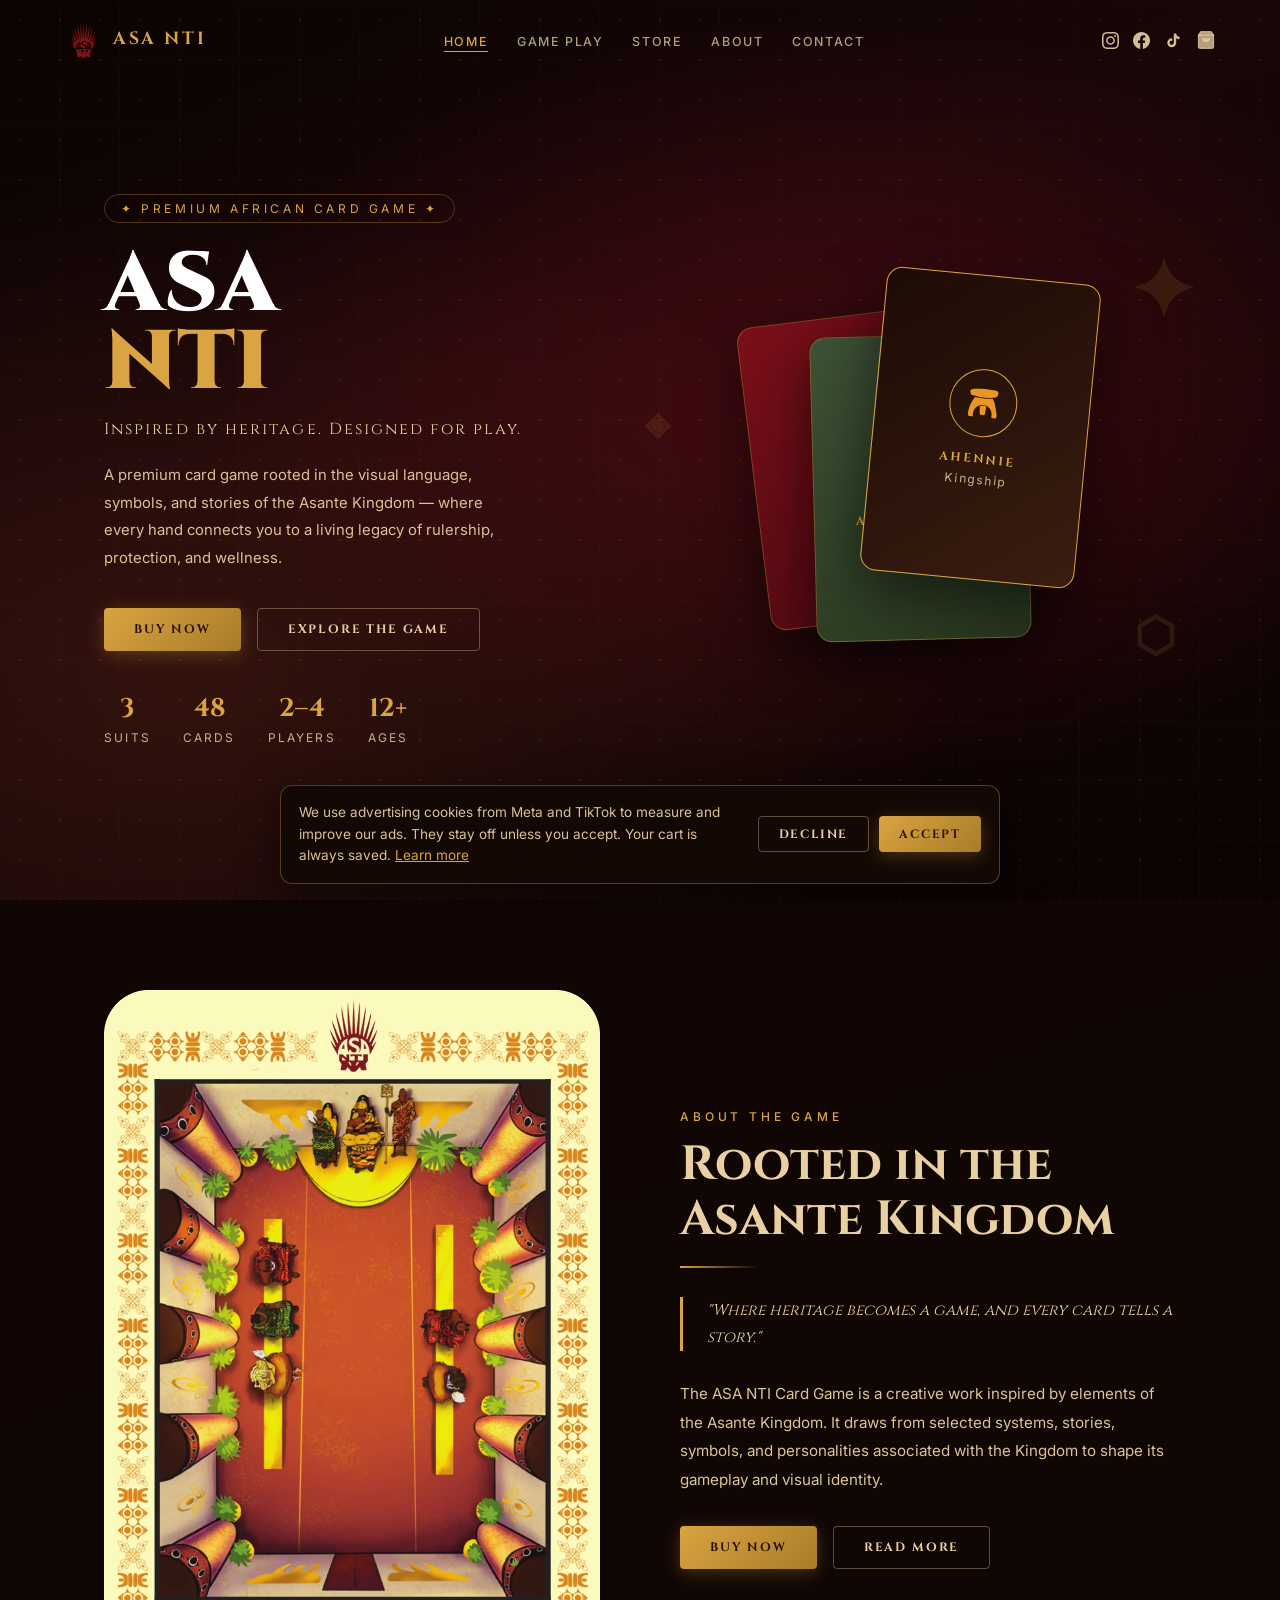
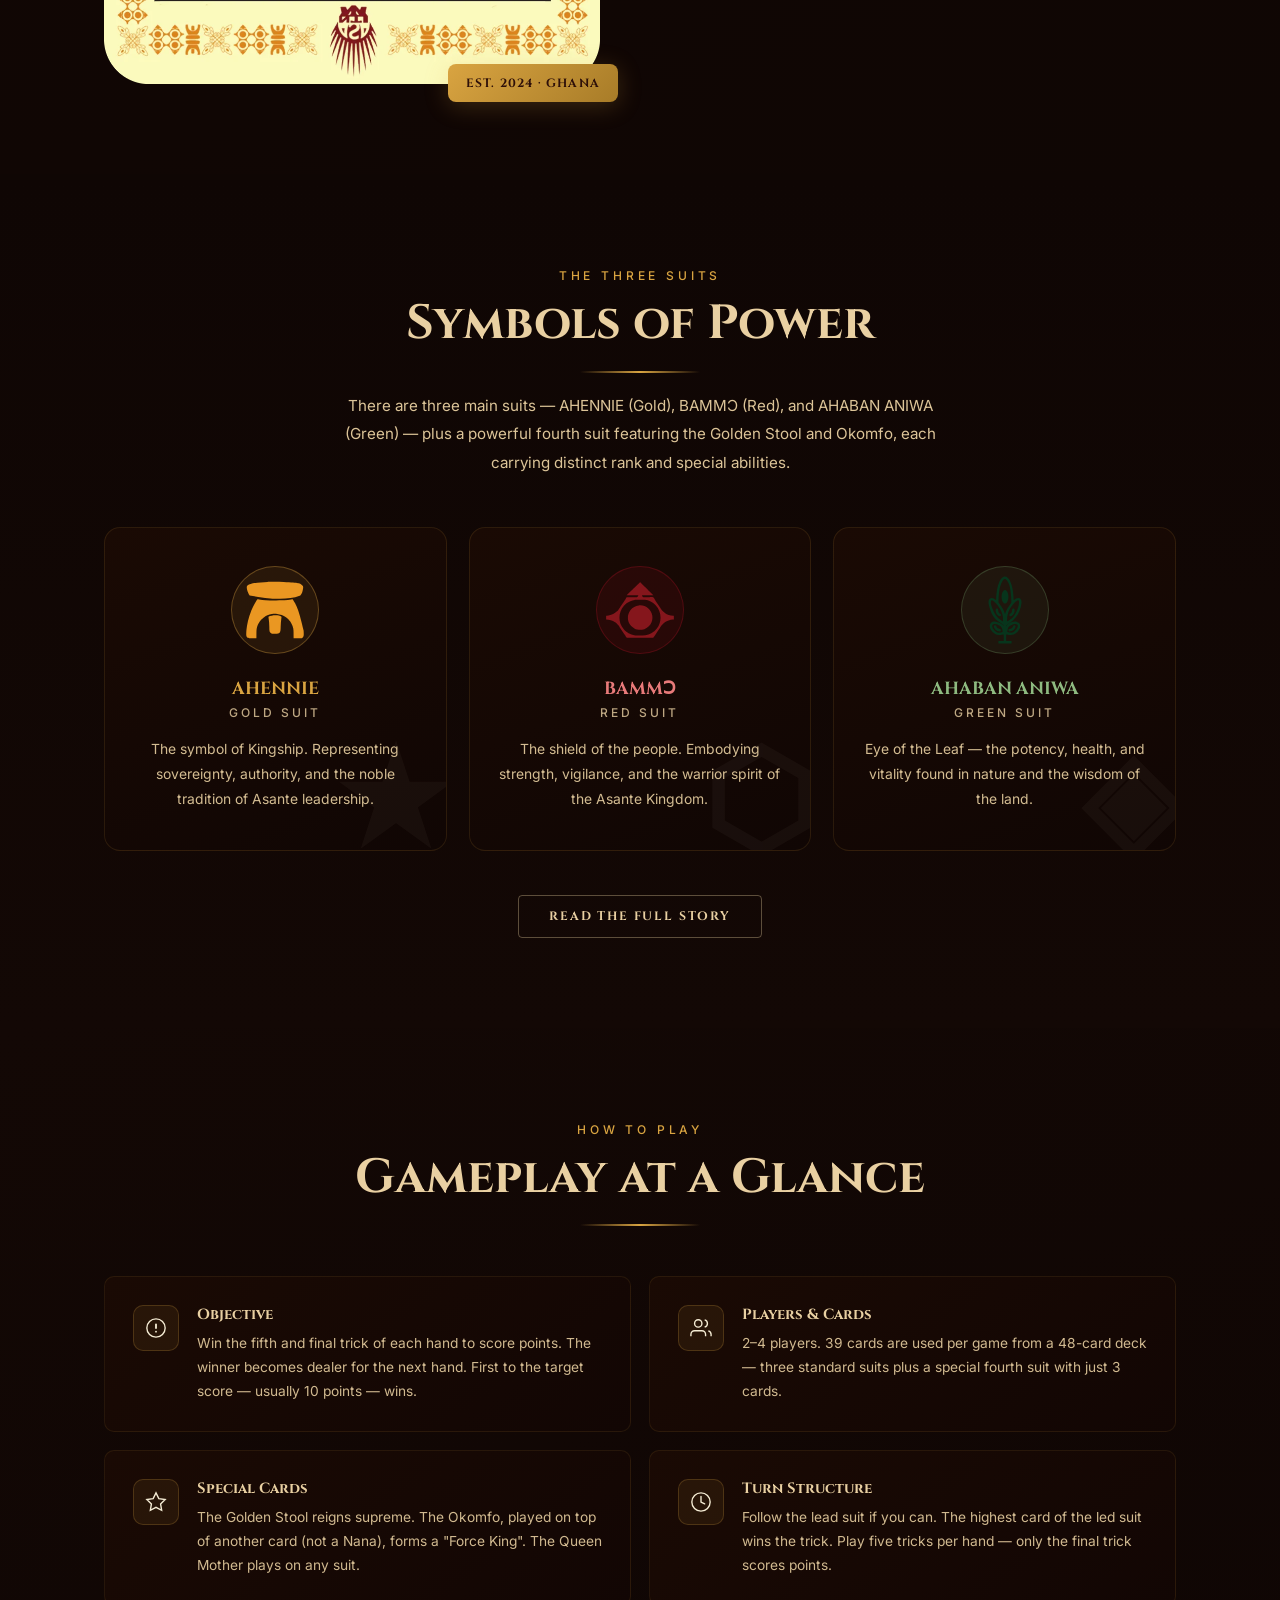
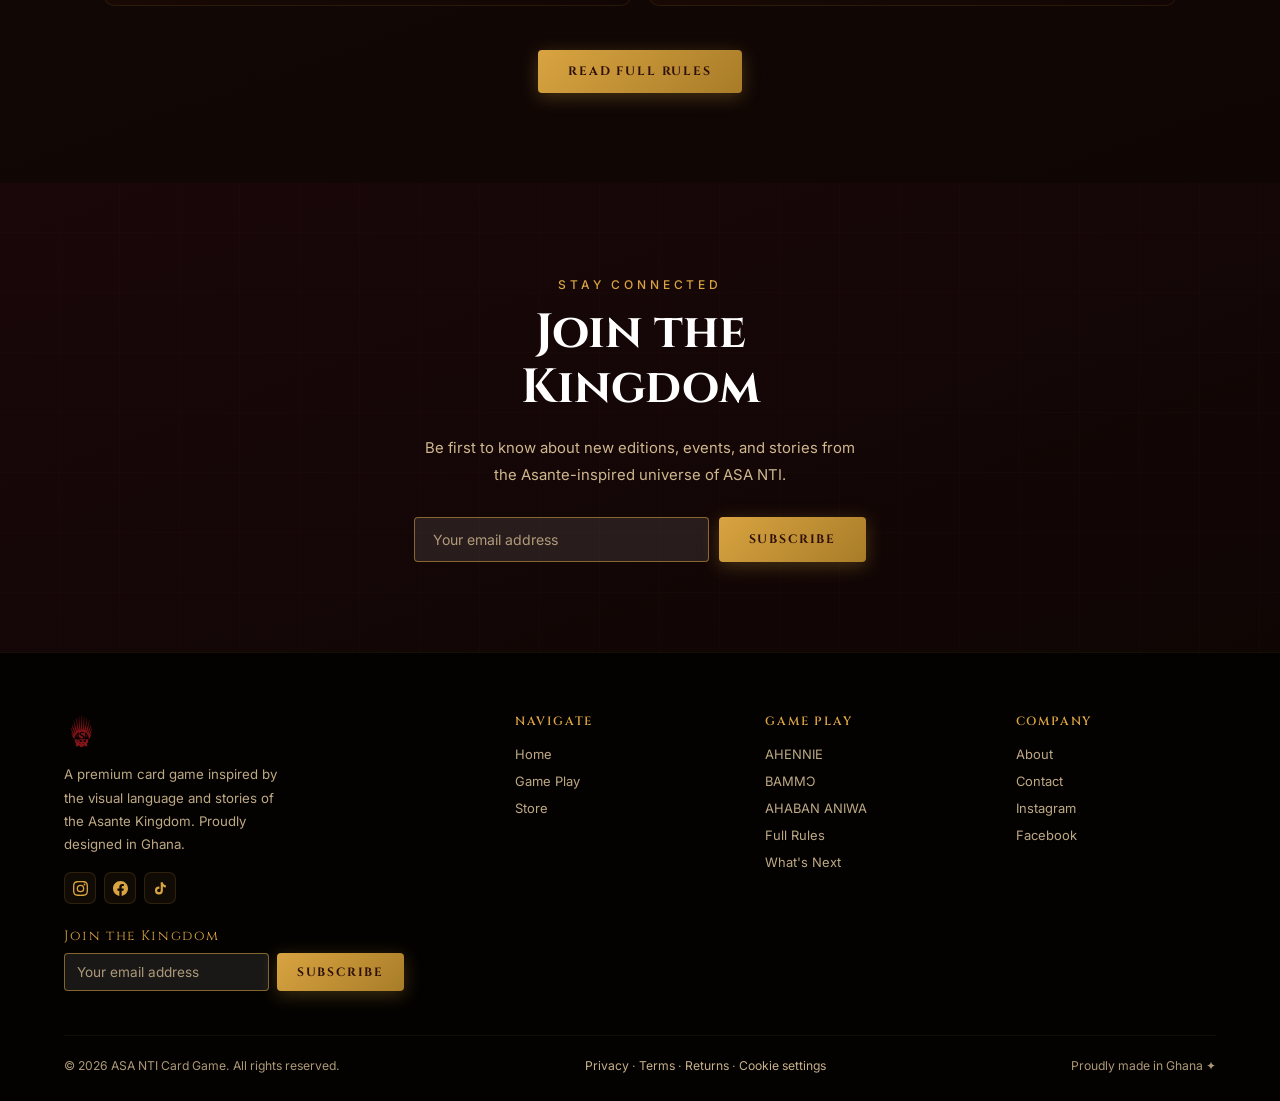
<file: index.html>
<!DOCTYPE html>
<html lang="en">
<head>
<meta charset="UTF-8">
<meta name="viewport" content="width=device-width, initial-scale=1.0">
<title>ASA NTI — Card Game of the Asante Kingdom</title>
<meta name="description" content="ASA NTI is a premium trick-taking card game inspired by the Asante Kingdom of Ghana — three Adinkra suits, the Golden Stool and the Okomfo. For 2 to 4 players.">
<link rel="canonical" href="https://asanticards.com/">
<meta name="theme-color" content="#0A0302">
<link rel="icon" href="images/favicon.ico" sizes="any">
<link rel="icon" type="image/png" sizes="32x32" href="images/favicon-32.png">
<link rel="icon" type="image/png" sizes="192x192" href="images/favicon-192.png">
<link rel="apple-touch-icon" href="images/apple-touch-icon.png">
<meta property="og:type" content="website">
<meta property="og:site_name" content="ASA NTI">
<meta property="og:title" content="ASA NTI — Card Game of the Asante Kingdom">
<meta property="og:description" content="ASA NTI is a premium trick-taking card game inspired by the Asante Kingdom of Ghana — three Adinkra suits, the Golden Stool and the Okomfo. For 2 to 4 players.">
<meta property="og:url" content="https://asanticards.com/">
<meta property="og:image" content="https://asanticards.com/images/og-image.jpg">
<meta property="og:image:width" content="1200">
<meta property="og:image:height" content="630">
<meta property="og:image:alt" content="The ASA NTI card game box">
<meta name="twitter:card" content="summary_large_image">
<meta name="twitter:title" content="ASA NTI — Card Game of the Asante Kingdom">
<meta name="twitter:description" content="ASA NTI is a premium trick-taking card game inspired by the Asante Kingdom of Ghana — three Adinkra suits, the Golden Stool and the Okomfo. For 2 to 4 players.">
<meta name="twitter:image" content="https://asanticards.com/images/og-image.jpg">
<link rel="preconnect" href="https://fonts.googleapis.com">
<link rel="preconnect" href="https://fonts.gstatic.com" crossorigin>
<link href="https://fonts.googleapis.com/css2?family=Cinzel:wght@400;600;700;900&family=Cinzel+Decorative:wght@400;700&family=Inter:wght@300;400;500;600&display=swap" rel="stylesheet">
<script src="https://js.paystack.co/v2/inline.js" defer></script>
<link rel="stylesheet" href="css/main.css?v=20261029a">
</head>
<body>

<!-- MOBILE MENU -->
<div class="mobile-menu" id="mobileMenu">
  <button class="mobile-close" onclick="toggleMobile()">✕</button>
  <a href="index.html" onclick="toggleMobile()">Home</a>
  <a href="rules.html" onclick="toggleMobile()">Game Play</a>
  <a href="store.html" onclick="toggleMobile()">Store</a>
  <a href="about.html" onclick="toggleMobile()">About</a>
  <a href="contact.html" onclick="toggleMobile()">Contact</a>
</div>

<!-- NAV -->
<nav id="mainNav">
  <a class="nav-logo" href="index.html" aria-label="ASA NTI home"><img id="nav-logo-img" src="" alt="" style="height:42px;width:auto;object-fit:contain"><span class="nav-logo-text">ASA NTI</span></a>
  <ul class="nav-links">
    <li><a href="index.html" data-page="home" class="active">Home</a></li>
    <li><a href="rules.html" data-page="game">Game Play</a></li>
    <li><a href="store.html" data-page="store">Store</a></li>
    <li><a href="about.html" data-page="about">About</a></li>
    <li><a href="contact.html" data-page="contact">Contact</a></li>
  </ul>
  <div class="nav-social">
    <a href="https://www.instagram.com/asanticards/" target="_blank" aria-label="Instagram"><svg viewBox="0 0 24 24"><path d="M12 2.163c3.204 0 3.584.012 4.85.07 3.252.148 4.771 1.691 4.919 4.919.058 1.265.069 1.645.069 4.849 0 3.205-.012 3.584-.069 4.849-.149 3.225-1.664 4.771-4.919 4.919-1.266.058-1.644.07-4.85.07-3.204 0-3.584-.012-4.849-.07-3.26-.149-4.771-1.699-4.919-4.92-.058-1.265-.07-1.644-.07-4.849 0-3.204.013-3.583.07-4.849.149-3.227 1.664-4.771 4.919-4.919 1.266-.057 1.645-.069 4.849-.069zM12 0C8.741 0 8.333.014 7.053.072 2.695.272.273 2.69.073 7.052.014 8.333 0 8.741 0 12c0 3.259.014 3.668.072 4.948.2 4.358 2.618 6.78 6.98 6.98C8.333 23.986 8.741 24 12 24c3.259 0 3.668-.014 4.948-.072 4.354-.2 6.782-2.618 6.979-6.98.059-1.28.073-1.689.073-4.948 0-3.259-.014-3.667-.072-4.947-.196-4.354-2.617-6.78-6.979-6.98C15.668.014 15.259 0 12 0zm0 5.838a6.162 6.162 0 100 12.324 6.162 6.162 0 000-12.324zM12 16a4 4 0 110-8 4 4 0 010 8zm6.406-11.845a1.44 1.44 0 100 2.881 1.44 1.44 0 000-2.881z"/></svg></a>
    <a href="https://web.facebook.com/profile.php?id=61589211744830" target="_blank" aria-label="Facebook"><svg viewBox="0 0 24 24"><path d="M24 12.073c0-6.627-5.373-12-12-12s-12 5.373-12 12c0 5.99 4.388 10.954 10.125 11.854v-8.385H7.078v-3.47h3.047V9.43c0-3.007 1.792-4.669 4.533-4.669 1.312 0 2.686.235 2.686.235v2.953H15.83c-1.491 0-1.956.925-1.956 1.874v2.25h3.328l-.532 3.47h-2.796v8.385C19.612 23.027 24 18.062 24 12.073z"/></svg></a>
    <a href="https://www.tiktok.com/@asanticards" target="_blank" aria-label="TikTok"><svg viewBox="0 0 24 24"><path d="M19.59 6.69a4.83 4.83 0 01-3.77-4.25V2h-3.45v13.67a2.89 2.89 0 01-2.88 2.5 2.89 2.89 0 01-2.89-2.89 2.89 2.89 0 012.89-2.89c.28 0 .54.04.79.1V9.01a6.33 6.33 0 00-.79-.05 6.34 6.34 0 00-6.34 6.34 6.34 6.34 0 006.34 6.34 6.34 6.34 0 006.33-6.34V8.69a8.17 8.17 0 004.78 1.52V6.75a4.86 4.86 0 01-1.01-.06z"/></svg></a>
    <button class="cart-nav-btn" onclick="openCart()" aria-label="Cart">
      <svg viewBox="0 0 24 24" fill="none" stroke="currentColor" stroke-width="1.5" stroke-linecap="round" stroke-linejoin="round"><path d="M6 2L3 6v14a2 2 0 002 2h14a2 2 0 002-2V6l-3-4z"/><line x1="3" y1="6" x2="21" y2="6"/><path d="M16 10a4 4 0 01-8 0"/></svg>
      <span class="cart-badge" id="cartBadge">0</span>
    </button>
  </div>
  <button class="nav-toggle" onclick="toggleMobile()" aria-label="Menu"><span></span><span></span><span></span></button>
</nav>

<!-- ═══════════════════════ HOME ═══════════════════════ -->
<div id="home" class="page-section active">

  <section class="hero">
    <div class="adinkra-bg"></div>
    <div class="adinkra-dots"></div>
    <div class="hero-inner">
      <div>
        <div class="hero-tag">✦ Premium African Card Game ✦</div>
        <h1 class="hero-h1">ASA<span>NTI</span></h1>
        <p class="hero-sub">Inspired by heritage. Designed for play.</p>
        <p class="hero-body">A premium card game rooted in the visual language, symbols, and stories of the Asante Kingdom — where every hand connects you to a living legacy of rulership, protection, and wellness.</p>
        <div class="hero-ctas">
          <a class="btn btn-gold" href="store.html">Buy Now</a>
          <a class="btn btn-outline" href="rules.html">Explore the Game</a>
        </div>
        <div class="hero-stats">
          <div class="hero-stat"><span class="hero-stat-num">3</span><span class="hero-stat-label">Suits</span></div>
          <div class="hero-stat"><span class="hero-stat-num">48</span><span class="hero-stat-label">Cards</span></div>
          <div class="hero-stat"><span class="hero-stat-num">2–4</span><span class="hero-stat-label">Players</span></div>
          <div class="hero-stat"><span class="hero-stat-num">12+</span><span class="hero-stat-label">Ages</span></div>
        </div>
      </div>
      <div class="hero-visual">
        <span class="float-sym">✦</span><span class="float-sym">⬡</span><span class="float-sym">◈</span>
        <div class="card-stack">
          <div class="card-item"><div class="card-suit-icon"><img class="suit-img-bammo" src="" alt="Bammɔ (Red suit) symbol" style="width:36px;height:36px;object-fit:contain"></div><div class="card-name">BAMMƆ</div><div class="card-theme">Protection</div></div>
          <div class="card-item"><div class="card-suit-icon"><img class="suit-img-ahaban" src="" alt="Ahaban Aniwa (Green suit) symbol" style="width:36px;height:36px;object-fit:contain"></div><div class="card-name">AHABAN ANIWA</div><div class="card-theme">Eye of the Leaf</div></div>
          <div class="card-item"><div class="card-suit-icon"><img class="suit-img-ahennie" src="" alt="Ahennie (Gold suit) symbol" style="width:36px;height:36px;object-fit:contain"></div><div class="card-name">AHENNIE</div><div class="card-theme">Kingship</div></div>
        </div>
      </div>
    </div>
  </section>

  <!-- ABOUT PREVIEW -->
  <section style="background:linear-gradient(160deg,#120604,#0F0604)">
    <div class="section-wrap">
      <div class="about-split">
        <div class="reveal-left">
          <div class="img-frame" style="position:relative;padding:0">
            <img src="images/story-card.webp" width="980" height="1372" loading="lazy" decoding="async" alt="ASA NTI card artwork: the Asante royal court seen from above" alt="ASA NTI Card Back" style="width:100%;height:auto;display:block">
            <div class="img-badge">Est. 2024 · Ghana</div>
          </div>
        </div>
        <div class="reveal-right">
          <div class="s-label">About the Game</div>
          <h2 class="s-title">Rooted in the<br>Asante Kingdom</h2>
          <div class="deco-line"></div>
          <div class="pullquote">"Where heritage becomes a game, and every card tells a story."</div>
          <p class="s-body">The ASA NTI Card Game is a creative work inspired by elements of the Asante Kingdom. It draws from selected systems, stories, symbols, and personalities associated with the Kingdom to shape its gameplay and visual identity.</p>
          <div style="display:flex;gap:1rem;margin-top:2rem;flex-wrap:wrap">
            <a class="btn btn-gold" href="store.html">Buy Now</a>
            <a class="btn btn-outline" href="about.html">Read More</a>
          </div>
        </div>
      </div>
    </div>
  </section>

  <!-- SUITS -->
  <section style="background:linear-gradient(180deg,#0F0604,#130805)">
    <div class="section-wrap">
      <div class="reveal" style="text-align:center;margin-bottom:50px">
        <div class="s-label">The Three Suits</div>
        <h2 class="s-title" style="text-align:center">Symbols of Power</h2>
        <div class="deco-line center"></div>
        <p class="s-body" style="max-width:620px;margin:0 auto">There are three main suits — AHENNIE (Gold), BAMMƆ (Red), and AHABAN ANIWA (Green) — plus a powerful fourth suit featuring the Golden Stool and Okomfo, each carrying distinct rank and special abilities.</p>
      </div>
      <div class="suits-grid">
        <div class="suit-card s-gold reveal">
          <div class="suit-icon"><img class="suit-img-ahennie" src="" alt="Ahennie (Gold suit) symbol" style="width:72px;height:72px;object-fit:contain"></div>
          <div class="suit-name">AHENNIE</div>
          <div class="suit-theme">Gold Suit</div>
          <p class="suit-desc">The symbol of Kingship. Representing sovereignty, authority, and the noble tradition of Asante leadership.</p>
          <div class="suit-bg-glyph">★</div>
        </div>
        <div class="suit-card s-red reveal">
          <div class="suit-icon"><img class="suit-img-bammo" src="" alt="Bammɔ (Red suit) symbol" style="width:72px;height:72px;object-fit:contain"></div>
          <div class="suit-name">BAMMƆ</div>
          <div class="suit-theme">Red Suit</div>
          <p class="suit-desc">The shield of the people. Embodying strength, vigilance, and the warrior spirit of the Asante Kingdom.</p>
          <div class="suit-bg-glyph">⬡</div>
        </div>
        <div class="suit-card s-green reveal">
          <div class="suit-icon"><img class="suit-img-ahaban" src="" alt="Ahaban Aniwa (Green suit) symbol" style="width:72px;height:72px;object-fit:contain"></div>
          <div class="suit-name">AHABAN ANIWA</div>
          <div class="suit-theme">Green Suit</div>
          <p class="suit-desc">Eye of the Leaf — the potency, health, and vitality found in nature and the wisdom of the land.</p>
          <div class="suit-bg-glyph">◈</div>
        </div>
      </div>
      <div style="text-align:center;margin-top:44px">
        <a class="btn btn-outline" href="rules.html">Read the Full Story</a>
      </div>
    </div>
  </section>

  <!-- RULES PREVIEW -->
  <section style="background:linear-gradient(160deg,#130805,#0F0604)">
    <div class="section-wrap">
      <div class="reveal" style="text-align:center;margin-bottom:50px">
        <div class="s-label">How to Play</div>
        <h2 class="s-title" style="text-align:center">Gameplay at a Glance</h2>
        <div class="deco-line center"></div>
      </div>
      <div class="rules-grid">
        <div class="rule-block reveal"><div class="rule-icon"><svg viewBox="0 0 24 24"><circle cx="12" cy="12" r="10" fill="none" stroke="currentColor" stroke-width="1.5"/><path d="M12 8v4m0 4h.01" stroke="currentColor" stroke-width="2" stroke-linecap="round"/></svg></div><div><div class="rule-title">Objective</div><p class="rule-body">Win the fifth and final trick of each hand to score points. The winner becomes dealer for the next hand. First to the target score — usually 10 points — wins.</p></div></div>
        <div class="rule-block reveal"><div class="rule-icon"><svg viewBox="0 0 24 24"><path d="M17 21v-2a4 4 0 00-4-4H5a4 4 0 00-4 4v2" fill="none" stroke="currentColor" stroke-width="1.5"/><circle cx="9" cy="7" r="4" fill="none" stroke="currentColor" stroke-width="1.5"/><path d="M23 21v-2a4 4 0 00-3-3.87M16 3.13a4 4 0 010 7.75" fill="none" stroke="currentColor" stroke-width="1.5"/></svg></div><div><div class="rule-title">Players & Cards</div><p class="rule-body">2–4 players. 39 cards are used per game from a 48-card deck — three standard suits plus a special fourth suit with just 3 cards.</p></div></div>
        <div class="rule-block reveal"><div class="rule-icon"><svg viewBox="0 0 24 24"><polygon points="12,2 15.09,8.26 22,9.27 17,14.14 18.18,21.02 12,17.77 5.82,21.02 7,14.14 2,9.27 8.91,8.26" fill="none" stroke="currentColor" stroke-width="1.5"/></svg></div><div><div class="rule-title">Special Cards</div><p class="rule-body">The Golden Stool reigns supreme. The Okomfo, played on top of another card (not a Nana), forms a "Force King". The Queen Mother plays on any suit.</p></div></div>
        <div class="rule-block reveal"><div class="rule-icon"><svg viewBox="0 0 24 24"><circle cx="12" cy="12" r="10" fill="none" stroke="currentColor" stroke-width="1.5"/><polyline points="12,6 12,12 16,14" fill="none" stroke="currentColor" stroke-width="1.5" stroke-linecap="round"/></svg></div><div><div class="rule-title">Turn Structure</div><p class="rule-body">Follow the lead suit if you can. The highest card of the led suit wins the trick. Play five tricks per hand — only the final trick scores points.</p></div></div>
      </div>
      <div style="text-align:center;margin-top:44px">
        <a class="btn btn-gold" href="rules.html">Read Full Rules</a>
      </div>
    </div>
  </section>

  <!-- NEWSLETTER -->
  <section style="background:linear-gradient(160deg,#1A0709,#0F0604);position:relative">
    <div class="adinkra-bg" style="opacity:0.04"></div>
    <div class="nl-wrap reveal">
      <div class="s-label">Stay Connected</div>
      <h2 class="s-title" style="text-align:center;color:#fff">Join the Kingdom</h2>
      <p style="color:rgba(233,208,162,0.88);font-size:0.93rem;line-height:1.8;margin-top:1rem">Be first to know about new editions, events, and stories from the Asante-inspired universe of ASA NTI.</p>
      <form class="nl-form" onsubmit="event.preventDefault();handleNewsletterSubmit(this)"><input class="nl-input" id="nlEmailInput" type="email" placeholder="Your email address" aria-label="Email address" autocomplete="email" required><button class="btn btn-gold" type="submit">Subscribe</button></form>
    </div>
  </section>
</div>

<!-- ═══════════════════════ THE GAME PAGE (Story + Rules + What's Next) ═══════════════════════ -->

<!-- ═══════════════════════ FOOTER ═══════════════════════ -->
<footer>
  <div class="footer-inner">
    <div class="footer-top">
      <div class="footer-brand">
        <a class="nav-logo" href="index.html"><img id="nav-logo-img" src="" alt="ASA NTI" style="height:42px;width:auto;object-fit:contain"></a>
        <p>A premium card game inspired by the visual language and stories of the Asante Kingdom. Proudly designed in Ghana.</p>
        <div class="footer-social">
          <a href="https://www.instagram.com/asanticards/" target="_blank" class="footer-soc" aria-label="Instagram"><svg viewBox="0 0 24 24"><path d="M12 2.163c3.204 0 3.584.012 4.85.07 3.252.148 4.771 1.691 4.919 4.919.058 1.265.069 1.645.069 4.849 0 3.205-.012 3.584-.069 4.849-.149 3.225-1.664 4.771-4.919 4.919-1.266.058-1.644.07-4.85.07-3.204 0-3.584-.012-4.849-.07-3.26-.149-4.771-1.699-4.919-4.92-.058-1.265-.07-1.644-.07-4.849 0-3.204.013-3.583.07-4.849.149-3.227 1.664-4.771 4.919-4.919 1.266-.057 1.645-.069 4.849-.069zM12 0C8.741 0 8.333.014 7.053.072 2.695.272.273 2.69.073 7.052.014 8.333 0 8.741 0 12c0 3.259.014 3.668.072 4.948.2 4.358 2.618 6.78 6.98 6.98C8.333 23.986 8.741 24 12 24c3.259 0 3.668-.014 4.948-.072 4.354-.2 6.782-2.618 6.979-6.98.059-1.28.073-1.689.073-4.948 0-3.259-.014-3.667-.072-4.947-.196-4.354-2.617-6.78-6.979-6.98C15.668.014 15.259 0 12 0zm0 5.838a6.162 6.162 0 100 12.324 6.162 6.162 0 000-12.324zM12 16a4 4 0 110-8 4 4 0 010 8zm6.406-11.845a1.44 1.44 0 100 2.881 1.44 1.44 0 000-2.881z"/></svg></a>
          <a href="https://web.facebook.com/profile.php?id=61589211744830" target="_blank" class="footer-soc" aria-label="Facebook"><svg viewBox="0 0 24 24"><path d="M24 12.073c0-6.627-5.373-12-12-12s-12 5.373-12 12c0 5.99 4.388 10.954 10.125 11.854v-8.385H7.078v-3.47h3.047V9.43c0-3.007 1.792-4.669 4.533-4.669 1.312 0 2.686.235 2.686.235v2.953H15.83c-1.491 0-1.956.925-1.956 1.874v2.25h3.328l-.532 3.47h-2.796v8.385C19.612 23.027 24 18.062 24 12.073z"/></svg></a>
          <a href="https://www.tiktok.com/@asanticards" target="_blank" class="footer-soc" aria-label="TikTok"><svg viewBox="0 0 24 24"><path d="M19.59 6.69a4.83 4.83 0 01-3.77-4.25V2h-3.45v13.67a2.89 2.89 0 01-2.88 2.5 2.89 2.89 0 01-2.89-2.89 2.89 2.89 0 012.89-2.89c.28 0 .54.04.79.1V9.01a6.33 6.33 0 00-.79-.05 6.34 6.34 0 00-6.34 6.34 6.34 6.34 0 006.34 6.34 6.34 6.34 0 006.33-6.34V8.69a8.17 8.17 0 004.78 1.52V6.75a4.86 4.86 0 01-1.01-.06z"/></svg></a>
        </div>
        <div class="footer-nl">
          <div class="footer-nl-title">Join the Kingdom</div>
          <form class="nl-form" onsubmit="event.preventDefault();handleNewsletterSubmit(this)">
            <input class="nl-input" type="email" placeholder="Your email address" aria-label="Email address" autocomplete="email" required>
            <button class="btn btn-gold btn-sm" type="submit">Subscribe</button>
          </form>
        </div>
      </div>
      <div class="footer-col">
        <h4>Navigate</h4>
        <ul>
          <li><a href="index.html">Home</a></li>
          <li><a href="rules.html">Game Play</a></li>
          <li><a href="store.html">Store</a></li>
        </ul>
      </div>
      <div class="footer-col">
        <h4>Game Play</h4>
        <ul>
          <li><a href="rules.html">AHENNIE</a></li>
          <li><a href="rules.html">BAMMƆ</a></li>
          <li><a href="rules.html">AHABAN ANIWA</a></li>
          <li><a href="rules.html">Full Rules</a></li>
          <li><a href="rules.html">What's Next</a></li>
        </ul>
      </div>
      <div class="footer-col">
        <h4>Company</h4>
        <ul>
          <li><a href="about.html">About</a></li>
          <li><a href="contact.html">Contact</a></li>
          <li><a href="https://www.instagram.com/asanticards/" target="_blank">Instagram</a></li>
          <li><a href="https://web.facebook.com/profile.php?id=61589211744830" target="_blank">Facebook</a></li>
        </ul>
      </div>
    </div>
    <div class="footer-bottom">
      <span>© <span class="footer-year">2026</span> ASA NTI Card Game. All rights reserved.</span>
      <span class="footer-legal"><a href="privacy.html">Privacy</a> · <a href="terms.html">Terms</a> · <a href="returns.html">Returns</a> · <a href="#" onclick="openCookieSettings();return false;">Cookie settings</a></span>
      <span>Proudly made in Ghana ✦</span>
    </div>
  </div>
</footer>



<!-- ═══════════ CART DRAWER ═══════════ -->
<div class="cart-overlay" id="cartOverlay" onclick="closeCart()"></div>
<div class="cart-drawer" id="cartDrawer">
  <div class="cart-head">
    <div class="cart-title">Your Cart</div>
    <button class="cart-close" onclick="closeCart()"><svg viewBox="0 0 24 24"><path d="M18 6L6 18M6 6l12 12"/></svg></button>
  </div>
  <div class="cart-body" id="cartBody">
    <div class="cart-empty" id="cartEmpty">
      <svg viewBox="0 0 24 24"><path d="M6 2L3 6v14a2 2 0 002 2h14a2 2 0 002-2V6l-3-4z"/><line x1="3" y1="6" x2="21" y2="6"/><path d="M16 10a4 4 0 01-8 0"/></svg>
      <div>Your cart is empty</div>
      <div style="font-size:0.75rem;margin-top:6px;opacity:0.6">Add a product to get started</div>
    </div>
  </div>
  <div class="cart-foot" id="cartFoot" style="display:none">
    <div class="cart-subtotal"><span>Subtotal</span><span id="cartSubtotal">GH₵ 0</span></div>
    <div class="cart-subtotal"><span>Shipping</span><span id="cartShippingDisplay">Calculated at checkout</span></div>
    <div class="cart-total-row"><span>Total</span><span id="cartTotal">GH₵ 0</span></div>
    <button class="cart-checkout-btn" onclick="openCheckout()">Proceed to Checkout →</button>
    <p style="font-size:0.75rem;color:rgba(233,208,162,0.73);text-align:center;margin-top:10px">Secure payment via Paystack ✦ Delivery across Ghana &amp; worldwide</p>
  </div>
</div>

<!-- ═══════════ CHECKOUT MODAL ═══════════ -->
<div class="modal-overlay" id="checkoutOverlay">
  <div class="checkout-modal" id="checkoutModal">
    <div class="checkout-head">
      <div class="checkout-title" id="checkoutModalTitle">Checkout</div>
      <button class="cart-close" onclick="closeCheckout()"><svg viewBox="0 0 24 24"><path d="M18 6L6 18M6 6l12 12"/></svg></button>
    </div>
    <div id="checkoutContent">
      <div class="checkout-body">
        <div class="checkout-grid">
          <div class="co-section-title">Contact Details</div>
          <div class="co-field"><label class="co-label">First Name</label><input class="co-input" id="co_first" placeholder="Kwame" autocomplete="given-name"></div>
          <div class="co-field"><label class="co-label">Last Name</label><input class="co-input" id="co_last" placeholder="Mensah" autocomplete="family-name"></div>
          <div class="co-field full"><label class="co-label">Email Address</label><input class="co-input" id="co_email" type="email" placeholder="you@email.com" autocomplete="email"></div>
          <div class="co-field full"><label class="co-label">Phone Number</label><input class="co-input" id="co_phone" type="tel" placeholder="+233 24 000 0000" autocomplete="tel"></div>

          <div class="co-section-title">Delivery Address</div>
          <div class="co-field full"><label class="co-label">Street Address</label><input class="co-input" id="co_addr" placeholder="123 Independence Ave" autocomplete="street-address"></div>
          <div class="co-field"><label class="co-label">City</label><input class="co-input" id="co_city" placeholder="Accra" autocomplete="address-level2"></div>
          <div class="co-field"><label class="co-label">Country</label>
            <select class="co-input" id="co_country">
              <option value="GH">Ghana</option>
              <option value="NG">Nigeria</option>
              <option value="UK">United Kingdom</option>
              <option value="US">United States</option>
              <option value="CA">Canada</option>
              <option value="other">Other</option>
            </select>
          </div>

          <div class="co-section-title">Shipping Method</div>
          <div class="shipping-options">
            <div class="ship-opt selected" id="ship_standard" onclick="selectShipping('standard',50)">
              <div class="ship-opt-name">Standard</div>
              <div class="ship-opt-days">3–5 business days</div>
              <div class="ship-opt-price" id="ship_standard_price">GH₵ 50</div>
            </div>
            <div class="ship-opt" id="ship_express" onclick="selectShipping('express',80)">
              <div class="ship-opt-name">Express</div>
              <div class="ship-opt-days">1–2 business days</div>
              <div class="ship-opt-price" id="ship_express_price">GH₵ 80</div>
            </div>
            <div class="ship-opt" id="ship_diaspora" onclick="selectShipping('diaspora',200)">
              <div class="ship-opt-name">Diaspora</div>
              <div class="ship-opt-days">7–14 business days</div>
              <div class="ship-opt-price" id="ship_diaspora_price">GH₵ 200</div>
            </div>
          </div>

          <div class="co-section-title">Order Summary</div>
          <div class="co-order-summary">
            <div id="coOrderLines"></div>
            <div class="co-order-line"><span>Shipping</span><span id="coShippingLine">GH₵ 50</span></div>
            <div class="co-order-line total"><span>Total</span><span id="coTotal">GH₵ 0</span></div>
          </div>

          <button class="paystack-btn" id="paystackBtn" onclick="initiatePaystack()">
            <span>Pay Securely</span>
            <span class="paystack-logo">via PAYSTACK</span>
          </button>
          <p style="grid-column:1/-1;text-align:center;font-size:0.75rem;color:rgba(233,208,162,0.73);margin-top:-6px">256-bit SSL encryption · Your data is always protected</p>
        </div>
      </div>
    </div>
  </div>
</div>

<!-- ═══════════ TOAST CONTAINER ═══════════ -->
<div class="toast-wrap" id="toastWrap"></div>

<script src="js/main.js?v=20261029a"></script>
</body>
</file>
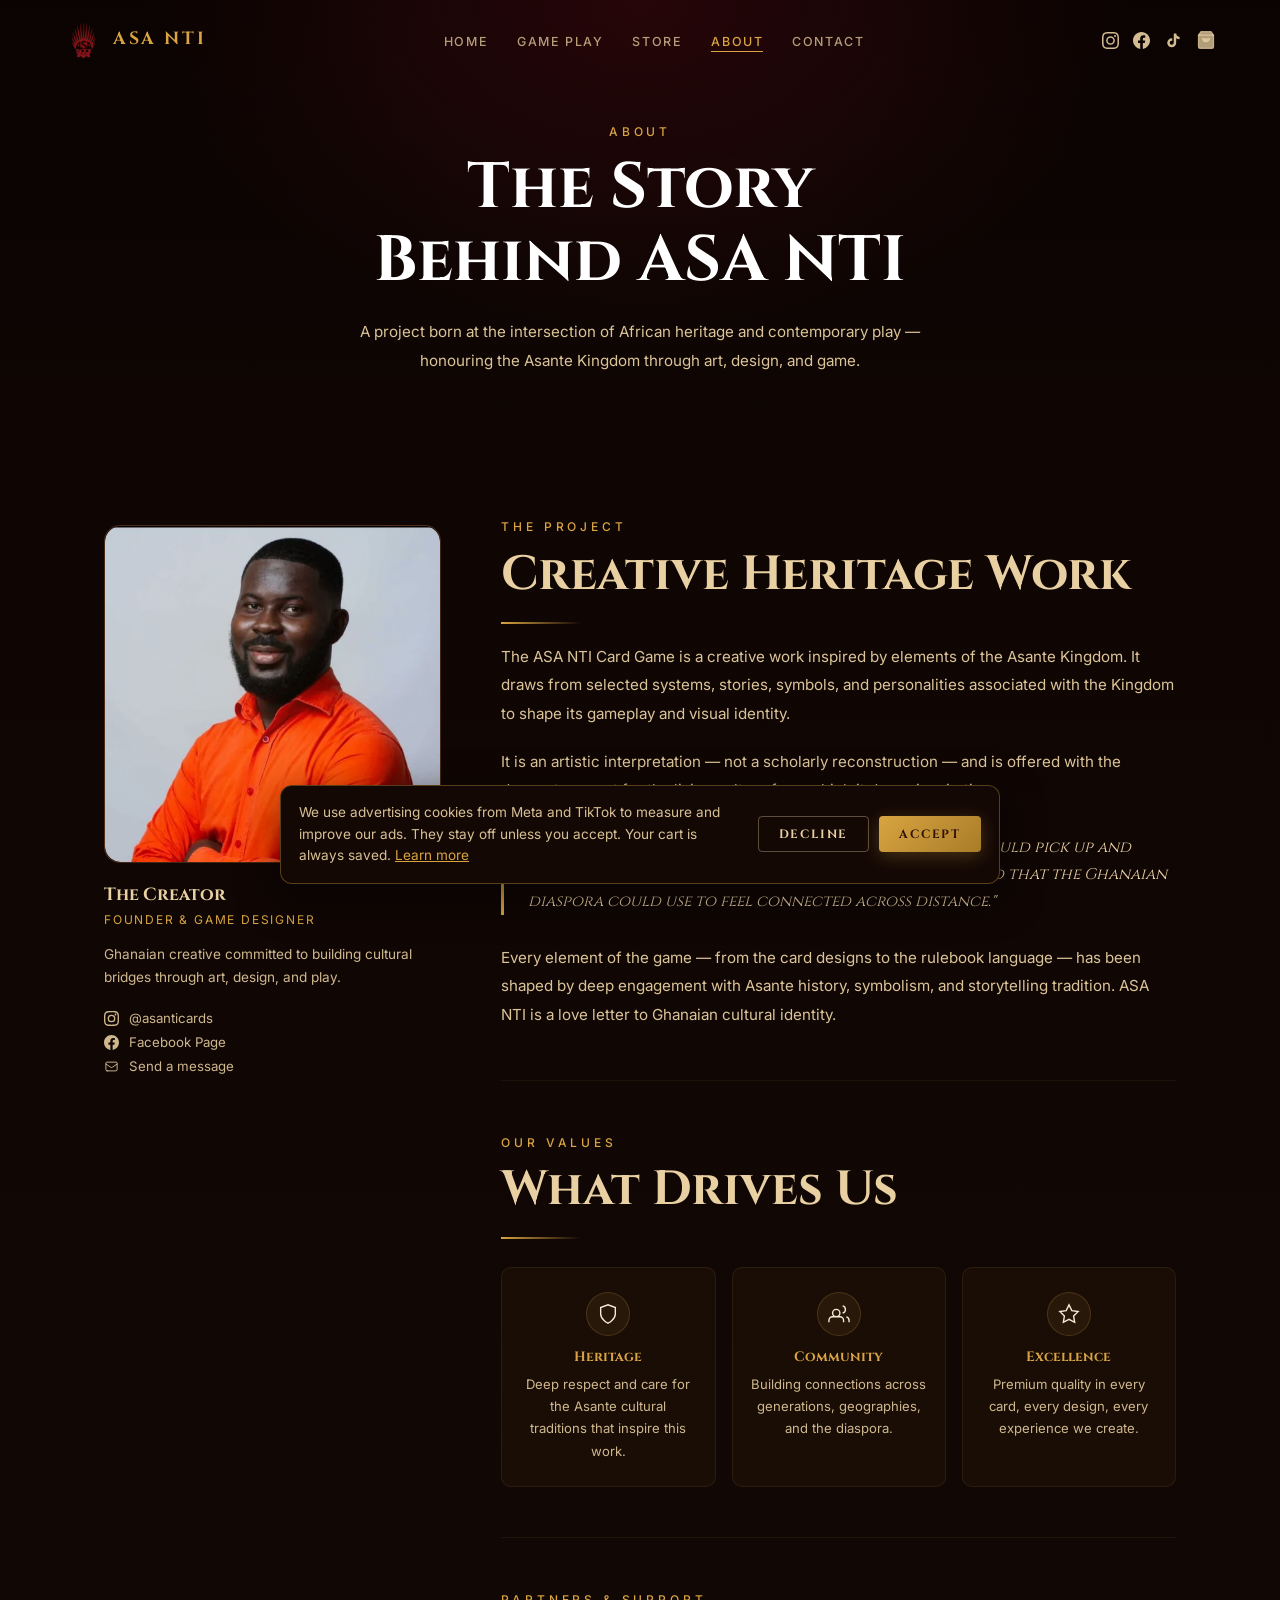
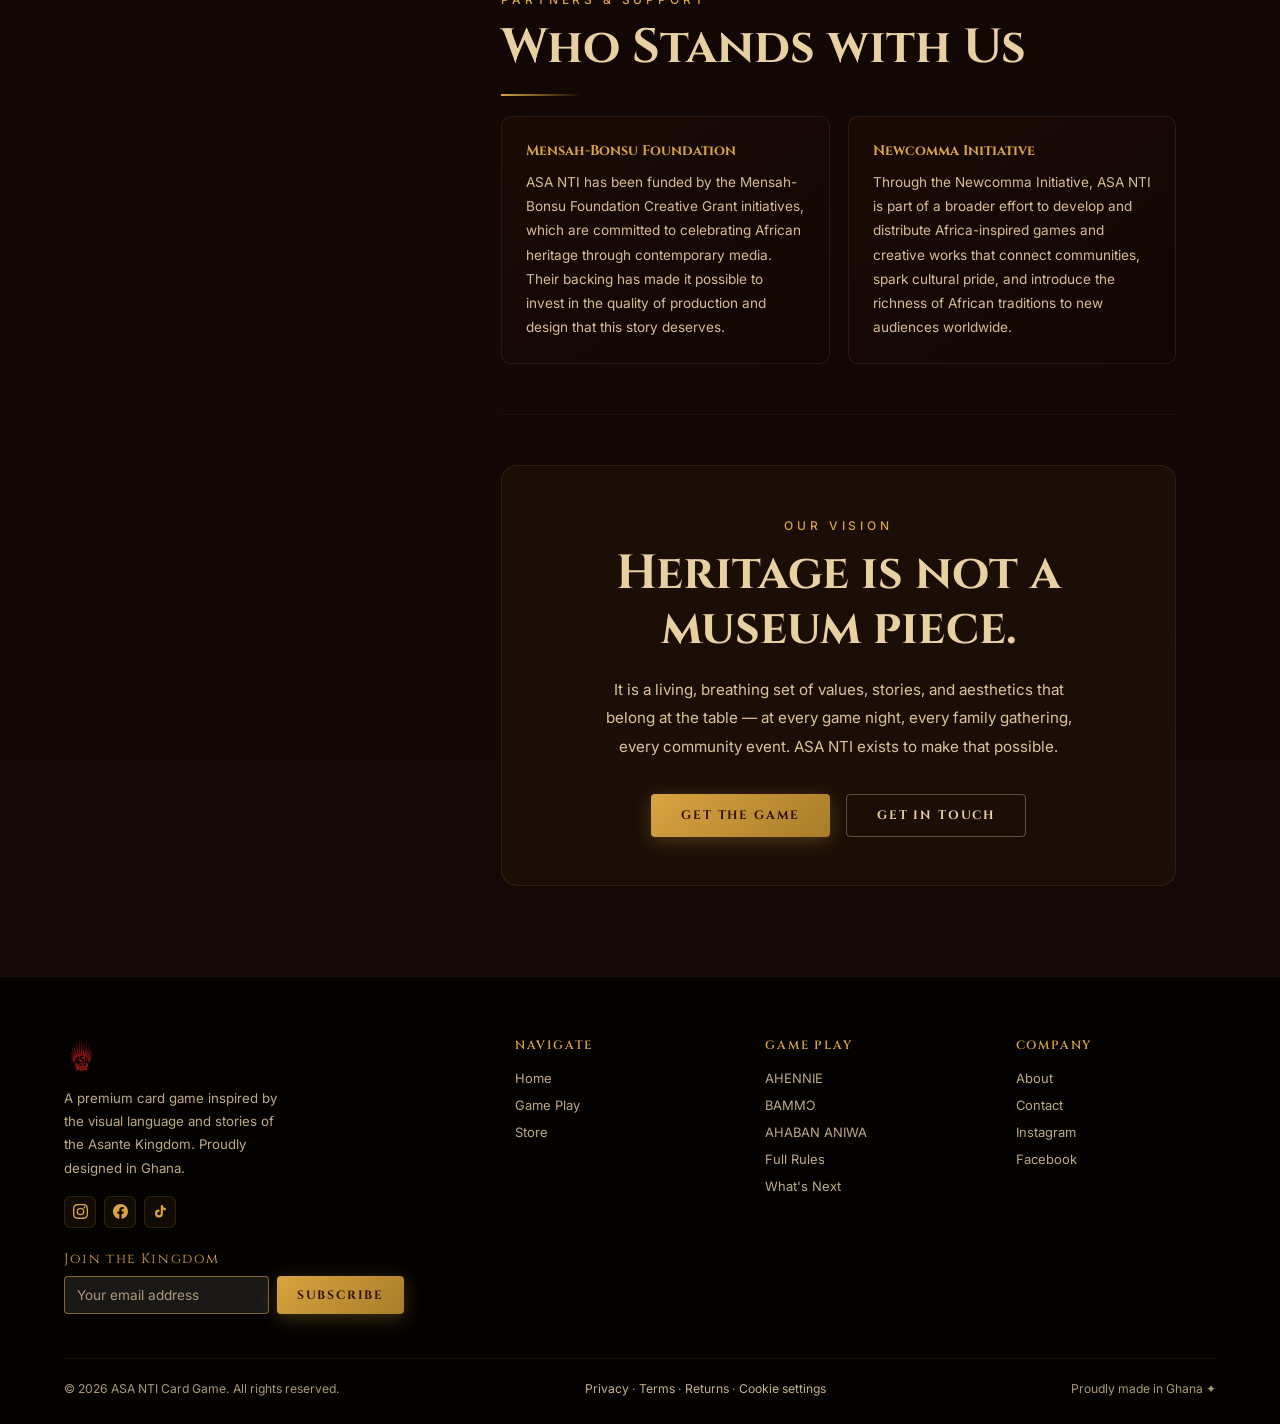
<file: about.html>
<!DOCTYPE html>
<html lang="en">
<head>
<meta charset="UTF-8">
<meta name="viewport" content="width=device-width, initial-scale=1.0">
<title>About — ASA NTI</title>
<meta name="description" content="The story behind ASA NTI — a card game celebrating Asante heritage, Adinkra symbolism and Ghanaian culture.">
<link rel="canonical" href="https://asanticards.com/about.html">
<meta name="theme-color" content="#0A0302">
<link rel="icon" href="images/favicon.ico" sizes="any">
<link rel="icon" type="image/png" sizes="32x32" href="images/favicon-32.png">
<link rel="icon" type="image/png" sizes="192x192" href="images/favicon-192.png">
<link rel="apple-touch-icon" href="images/apple-touch-icon.png">
<meta property="og:type" content="website">
<meta property="og:site_name" content="ASA NTI">
<meta property="og:title" content="About — ASA NTI">
<meta property="og:description" content="The story behind ASA NTI — a card game celebrating Asante heritage, Adinkra symbolism and Ghanaian culture.">
<meta property="og:url" content="https://asanticards.com/about.html">
<meta property="og:image" content="https://asanticards.com/images/og-image.jpg">
<meta property="og:image:width" content="1200">
<meta property="og:image:height" content="630">
<meta property="og:image:alt" content="The ASA NTI card game box">
<meta name="twitter:card" content="summary_large_image">
<meta name="twitter:title" content="About — ASA NTI">
<meta name="twitter:description" content="The story behind ASA NTI — a card game celebrating Asante heritage, Adinkra symbolism and Ghanaian culture.">
<meta name="twitter:image" content="https://asanticards.com/images/og-image.jpg">
<link rel="preconnect" href="https://fonts.googleapis.com">
<link rel="preconnect" href="https://fonts.gstatic.com" crossorigin>
<link href="https://fonts.googleapis.com/css2?family=Cinzel:wght@400;600;700;900&family=Cinzel+Decorative:wght@400;700&family=Inter:wght@300;400;500;600&display=swap" rel="stylesheet">
<script src="https://js.paystack.co/v2/inline.js" defer></script>
<link rel="stylesheet" href="css/main.css?v=20261029a">
</head>
<body>

<!-- MOBILE MENU -->
<div class="mobile-menu" id="mobileMenu">
  <button class="mobile-close" onclick="toggleMobile()">✕</button>
  <a href="index.html" onclick="toggleMobile()">Home</a>
  <a href="rules.html" onclick="toggleMobile()">Game Play</a>
  <a href="store.html" onclick="toggleMobile()">Store</a>
  <a href="about.html" onclick="toggleMobile()">About</a>
  <a href="contact.html" onclick="toggleMobile()">Contact</a>
</div>

<!-- NAV -->
<nav id="mainNav">
  <a class="nav-logo" href="index.html" aria-label="ASA NTI home"><img id="nav-logo-img" src="" alt="" style="height:42px;width:auto;object-fit:contain"><span class="nav-logo-text">ASA NTI</span></a>
  <ul class="nav-links">
    <li><a href="index.html" data-page="home">Home</a></li>
    <li><a href="rules.html" data-page="game">Game Play</a></li>
    <li><a href="store.html" data-page="store">Store</a></li>
    <li><a href="about.html" data-page="about" class="active">About</a></li>
    <li><a href="contact.html" data-page="contact">Contact</a></li>
  </ul>
  <div class="nav-social">
    <a href="https://www.instagram.com/asanticards/" target="_blank" aria-label="Instagram"><svg viewBox="0 0 24 24"><path d="M12 2.163c3.204 0 3.584.012 4.85.07 3.252.148 4.771 1.691 4.919 4.919.058 1.265.069 1.645.069 4.849 0 3.205-.012 3.584-.069 4.849-.149 3.225-1.664 4.771-4.919 4.919-1.266.058-1.644.07-4.85.07-3.204 0-3.584-.012-4.849-.07-3.26-.149-4.771-1.699-4.919-4.92-.058-1.265-.07-1.644-.07-4.849 0-3.204.013-3.583.07-4.849.149-3.227 1.664-4.771 4.919-4.919 1.266-.057 1.645-.069 4.849-.069zM12 0C8.741 0 8.333.014 7.053.072 2.695.272.273 2.69.073 7.052.014 8.333 0 8.741 0 12c0 3.259.014 3.668.072 4.948.2 4.358 2.618 6.78 6.98 6.98C8.333 23.986 8.741 24 12 24c3.259 0 3.668-.014 4.948-.072 4.354-.2 6.782-2.618 6.979-6.98.059-1.28.073-1.689.073-4.948 0-3.259-.014-3.667-.072-4.947-.196-4.354-2.617-6.78-6.979-6.98C15.668.014 15.259 0 12 0zm0 5.838a6.162 6.162 0 100 12.324 6.162 6.162 0 000-12.324zM12 16a4 4 0 110-8 4 4 0 010 8zm6.406-11.845a1.44 1.44 0 100 2.881 1.44 1.44 0 000-2.881z"/></svg></a>
    <a href="https://web.facebook.com/profile.php?id=61589211744830" target="_blank" aria-label="Facebook"><svg viewBox="0 0 24 24"><path d="M24 12.073c0-6.627-5.373-12-12-12s-12 5.373-12 12c0 5.99 4.388 10.954 10.125 11.854v-8.385H7.078v-3.47h3.047V9.43c0-3.007 1.792-4.669 4.533-4.669 1.312 0 2.686.235 2.686.235v2.953H15.83c-1.491 0-1.956.925-1.956 1.874v2.25h3.328l-.532 3.47h-2.796v8.385C19.612 23.027 24 18.062 24 12.073z"/></svg></a>
    <a href="https://www.tiktok.com/@asanticards" target="_blank" aria-label="TikTok"><svg viewBox="0 0 24 24"><path d="M19.59 6.69a4.83 4.83 0 01-3.77-4.25V2h-3.45v13.67a2.89 2.89 0 01-2.88 2.5 2.89 2.89 0 01-2.89-2.89 2.89 2.89 0 012.89-2.89c.28 0 .54.04.79.1V9.01a6.33 6.33 0 00-.79-.05 6.34 6.34 0 00-6.34 6.34 6.34 6.34 0 006.34 6.34 6.34 6.34 0 006.33-6.34V8.69a8.17 8.17 0 004.78 1.52V6.75a4.86 4.86 0 01-1.01-.06z"/></svg></a>
    <button class="cart-nav-btn" onclick="openCart()" aria-label="Cart">
      <svg viewBox="0 0 24 24" fill="none" stroke="currentColor" stroke-width="1.5" stroke-linecap="round" stroke-linejoin="round"><path d="M6 2L3 6v14a2 2 0 002 2h14a2 2 0 002-2V6l-3-4z"/><line x1="3" y1="6" x2="21" y2="6"/><path d="M16 10a4 4 0 01-8 0"/></svg>
      <span class="cart-badge" id="cartBadge">0</span>
    </button>
  </div>
  <button class="nav-toggle" onclick="toggleMobile()" aria-label="Menu"><span></span><span></span><span></span></button>
</nav>

<!-- ═══════════════════════ HOME ═══════════════════════ -->
<div id="about" class="page-section">
  <div class="page-hero" style="background:radial-gradient(ellipse at 50% 0%,rgba(123,15,26,0.25) 0%,transparent 55%),linear-gradient(180deg,#0A0302,#0F0604)">
    <div class="s-label">About</div>
    <h1 class="s-title hero-size">The Story<br>Behind ASA NTI</h1>
    <p class="s-body">A project born at the intersection of African heritage and contemporary play — honouring the Asante Kingdom through art, design, and game.</p>
  </div>

  <section style="background:linear-gradient(180deg,#0F0604,#130805)">
    <div class="section-wrap">
      <div class="creator-split reveal">
        <div class="creator-sidebar">
          <div class="creator-avatar-lg"><img src="images/creator.webp" width="600" height="611" loading="lazy" decoding="async" alt="The creator of ASA NTI" style="width:100%;height:100%;object-fit:cover;object-position:center top;border-radius:var(--r)"></div>
          <div class="creator-name">The Creator</div>
          <div class="creator-role">Founder & Game Designer</div>
          <p style="font-size:0.85rem;line-height:1.75;color:rgba(233,208,162,0.88)">Ghanaian creative committed to building cultural bridges through art, design, and play.</p>
          <div class="creator-links">
            <a href="https://www.instagram.com/asanticards/" target="_blank" class="creator-link"><svg viewBox="0 0 24 24"><path d="M12 2.163c3.204 0 3.584.012 4.85.07 3.252.148 4.771 1.691 4.919 4.919.058 1.265.069 1.645.069 4.849 0 3.205-.012 3.584-.069 4.849-.149 3.225-1.664 4.771-4.919 4.919-1.266.058-1.644.07-4.85.07-3.204 0-3.584-.012-4.849-.07-3.26-.149-4.771-1.699-4.919-4.92-.058-1.265-.07-1.644-.07-4.849 0-3.204.013-3.583.07-4.849.149-3.227 1.664-4.771 4.919-4.919 1.266-.057 1.645-.069 4.849-.069zM12 0C8.741 0 8.333.014 7.053.072 2.695.272.273 2.69.073 7.052.014 8.333 0 8.741 0 12c0 3.259.014 3.668.072 4.948.2 4.358 2.618 6.78 6.98 6.98C8.333 23.986 8.741 24 12 24c3.259 0 3.668-.014 4.948-.072 4.354-.2 6.782-2.618 6.979-6.98.059-1.28.073-1.689.073-4.948 0-3.259-.014-3.667-.072-4.947-.196-4.354-2.617-6.78-6.979-6.98C15.668.014 15.259 0 12 0zm0 5.838a6.162 6.162 0 100 12.324 6.162 6.162 0 000-12.324zM12 16a4 4 0 110-8 4 4 0 010 8zm6.406-11.845a1.44 1.44 0 100 2.881 1.44 1.44 0 000-2.881z"/></svg>@asanticards</a>
            <a href="https://web.facebook.com/profile.php?id=61589211744830" target="_blank" class="creator-link"><svg viewBox="0 0 24 24"><path d="M24 12.073c0-6.627-5.373-12-12-12s-12 5.373-12 12c0 5.99 4.388 10.954 10.125 11.854v-8.385H7.078v-3.47h3.047V9.43c0-3.007 1.792-4.669 4.533-4.669 1.312 0 2.686.235 2.686.235v2.953H15.83c-1.491 0-1.956.925-1.956 1.874v2.25h3.328l-.532 3.47h-2.796v8.385C19.612 23.027 24 18.062 24 12.073z"/></svg>Facebook Page</a>
            <a class="creator-link" href="contact.html"><svg viewBox="0 0 24 24"><path d="M3 8l7.89 5.26a2 2 0 002.22 0L21 8M5 19h14a2 2 0 002-2V7a2 2 0 00-2-2H5a2 2 0 00-2 2v10a2 2 0 002 2z" fill="none" stroke="currentColor" stroke-width="1.5" stroke-linecap="round"/></svg>Send a message</a>
          </div>
        </div>
        <div>
          <div class="about-section-block">
            <div class="s-label">The Project</div>
            <h2 class="s-title">Creative Heritage Work</h2>
            <div class="deco-line"></div>
            <p class="s-body" style="margin-bottom:1.2rem">The ASA NTI Card Game is a creative work inspired by elements of the Asante Kingdom. It draws from selected systems, stories, symbols, and personalities associated with the Kingdom to shape its gameplay and visual identity.</p>
            <p class="s-body" style="margin-bottom:1.2rem">It is an artistic interpretation — not a scholarly reconstruction — and is offered with the deepest respect for the living culture from which it draws inspiration.</p>
            <div class="pullquote">"I wanted to create something that a child in Accra could pick up and immediately recognise something of themselves in — and that the Ghanaian diaspora could use to feel connected across distance."</div>
            <p class="s-body">Every element of the game — from the card designs to the rulebook language — has been shaped by deep engagement with Asante history, symbolism, and storytelling tradition. ASA NTI is a love letter to Ghanaian cultural identity.</p>
          </div>
          <div class="about-section-block">
            <div class="s-label">Our Values</div>
            <h2 class="s-title">What Drives Us</h2>
            <div class="deco-line"></div>
            <div class="value-grid">
              <div class="value-item"><div class="value-icon"><svg viewBox="0 0 24 24"><path d="M12 22s8-4 8-10V5l-8-3-8 3v7c0 6 8 10 8 10z" fill="none" stroke="currentColor" stroke-width="1.5"/></svg></div><div class="value-title">Heritage</div><p class="value-text">Deep respect and care for the Asante cultural traditions that inspire this work.</p></div>
              <div class="value-item"><div class="value-icon"><svg viewBox="0 0 24 24"><path d="M17 21v-2a4 4 0 00-4-4H5a4 4 0 00-4 4v2M23 21v-2a4 4 0 00-3-3.87M9 7a4 4 0 100 8 4 4 0 000-8zM16 3.13a4 4 0 010 7.75" fill="none" stroke="currentColor" stroke-width="1.5"/></svg></div><div class="value-title">Community</div><p class="value-text">Building connections across generations, geographies, and the diaspora.</p></div>
              <div class="value-item"><div class="value-icon"><svg viewBox="0 0 24 24"><polygon points="12,2 15.09,8.26 22,9.27 17,14.14 18.18,21.02 12,17.77 5.82,21.02 7,14.14 2,9.27 8.91,8.26" fill="none" stroke="currentColor" stroke-width="1.5"/></svg></div><div class="value-title">Excellence</div><p class="value-text">Premium quality in every card, every design, every experience we create.</p></div>
            </div>
          </div>
          <div class="about-section-block">
            <div class="s-label">Partners & Support</div>
            <h2 class="s-title">Who Stands with Us</h2>
            <div class="deco-line"></div>
            <div class="partner-grid">
              <div class="partner-card"><div class="partner-name">Mensah-Bonsu Foundation</div><p class="partner-desc">ASA NTI has been funded by the Mensah-Bonsu Foundation Creative Grant initiatives, which are committed to celebrating African heritage through contemporary media. Their backing has made it possible to invest in the quality of production and design that this story deserves.</p></div>
              <div class="partner-card"><div class="partner-name">Newcomma Initiative</div><p class="partner-desc">Through the Newcomma Initiative, ASA NTI is part of a broader effort to develop and distribute Africa-inspired games and creative works that connect communities, spark cultural pride, and introduce the richness of African traditions to new audiences worldwide.</p></div>
            </div>
          </div>
          <div class="about-section-block">
            <div style="text-align:center;background:rgba(217,164,65,0.04);border:1px solid rgba(217,164,65,0.12);border-radius:var(--r);padding:48px 36px">
              <div class="s-label">Our Vision</div>
              <h2 class="s-title" style="text-align:center">Heritage is not a museum piece.</h2>
              <p class="s-body" style="max-width:480px;margin:1rem auto 2rem;text-align:center">It is a living, breathing set of values, stories, and aesthetics that belong at the table — at every game night, every family gathering, every community event. ASA NTI exists to make that possible.</p>
              <div style="display:flex;gap:1rem;justify-content:center;flex-wrap:wrap">
                <a class="btn btn-gold" href="store.html">Get the Game</a>
                <a class="btn btn-outline" href="contact.html">Get in Touch</a>
              </div>
            </div>
          </div>
        </div>
      </div>
    </div>
  </section>
</div>

<!-- ═══════════════════════ CONTACT ═══════════════════════ -->

<!-- ═══════════════════════ FOOTER ═══════════════════════ -->
<footer>
  <div class="footer-inner">
    <div class="footer-top">
      <div class="footer-brand">
        <a class="nav-logo" href="index.html"><img id="nav-logo-img" src="" alt="ASA NTI" style="height:42px;width:auto;object-fit:contain"></a>
        <p>A premium card game inspired by the visual language and stories of the Asante Kingdom. Proudly designed in Ghana.</p>
        <div class="footer-social">
          <a href="https://www.instagram.com/asanticards/" target="_blank" class="footer-soc" aria-label="Instagram"><svg viewBox="0 0 24 24"><path d="M12 2.163c3.204 0 3.584.012 4.85.07 3.252.148 4.771 1.691 4.919 4.919.058 1.265.069 1.645.069 4.849 0 3.205-.012 3.584-.069 4.849-.149 3.225-1.664 4.771-4.919 4.919-1.266.058-1.644.07-4.85.07-3.204 0-3.584-.012-4.849-.07-3.26-.149-4.771-1.699-4.919-4.92-.058-1.265-.07-1.644-.07-4.849 0-3.204.013-3.583.07-4.849.149-3.227 1.664-4.771 4.919-4.919 1.266-.057 1.645-.069 4.849-.069zM12 0C8.741 0 8.333.014 7.053.072 2.695.272.273 2.69.073 7.052.014 8.333 0 8.741 0 12c0 3.259.014 3.668.072 4.948.2 4.358 2.618 6.78 6.98 6.98C8.333 23.986 8.741 24 12 24c3.259 0 3.668-.014 4.948-.072 4.354-.2 6.782-2.618 6.979-6.98.059-1.28.073-1.689.073-4.948 0-3.259-.014-3.667-.072-4.947-.196-4.354-2.617-6.78-6.979-6.98C15.668.014 15.259 0 12 0zm0 5.838a6.162 6.162 0 100 12.324 6.162 6.162 0 000-12.324zM12 16a4 4 0 110-8 4 4 0 010 8zm6.406-11.845a1.44 1.44 0 100 2.881 1.44 1.44 0 000-2.881z"/></svg></a>
          <a href="https://web.facebook.com/profile.php?id=61589211744830" target="_blank" class="footer-soc" aria-label="Facebook"><svg viewBox="0 0 24 24"><path d="M24 12.073c0-6.627-5.373-12-12-12s-12 5.373-12 12c0 5.99 4.388 10.954 10.125 11.854v-8.385H7.078v-3.47h3.047V9.43c0-3.007 1.792-4.669 4.533-4.669 1.312 0 2.686.235 2.686.235v2.953H15.83c-1.491 0-1.956.925-1.956 1.874v2.25h3.328l-.532 3.47h-2.796v8.385C19.612 23.027 24 18.062 24 12.073z"/></svg></a>
          <a href="https://www.tiktok.com/@asanticards" target="_blank" class="footer-soc" aria-label="TikTok"><svg viewBox="0 0 24 24"><path d="M19.59 6.69a4.83 4.83 0 01-3.77-4.25V2h-3.45v13.67a2.89 2.89 0 01-2.88 2.5 2.89 2.89 0 01-2.89-2.89 2.89 2.89 0 012.89-2.89c.28 0 .54.04.79.1V9.01a6.33 6.33 0 00-.79-.05 6.34 6.34 0 00-6.34 6.34 6.34 6.34 0 006.34 6.34 6.34 6.34 0 006.33-6.34V8.69a8.17 8.17 0 004.78 1.52V6.75a4.86 4.86 0 01-1.01-.06z"/></svg></a>
        </div>
        <div class="footer-nl">
          <div class="footer-nl-title">Join the Kingdom</div>
          <form class="nl-form" onsubmit="event.preventDefault();handleNewsletterSubmit(this)">
            <input class="nl-input" type="email" placeholder="Your email address" aria-label="Email address" autocomplete="email" required>
            <button class="btn btn-gold btn-sm" type="submit">Subscribe</button>
          </form>
        </div>
      </div>
      <div class="footer-col">
        <h4>Navigate</h4>
        <ul>
          <li><a href="index.html">Home</a></li>
          <li><a href="rules.html">Game Play</a></li>
          <li><a href="store.html">Store</a></li>
        </ul>
      </div>
      <div class="footer-col">
        <h4>Game Play</h4>
        <ul>
          <li><a href="rules.html">AHENNIE</a></li>
          <li><a href="rules.html">BAMMƆ</a></li>
          <li><a href="rules.html">AHABAN ANIWA</a></li>
          <li><a href="rules.html">Full Rules</a></li>
          <li><a href="rules.html">What's Next</a></li>
        </ul>
      </div>
      <div class="footer-col">
        <h4>Company</h4>
        <ul>
          <li><a href="about.html">About</a></li>
          <li><a href="contact.html">Contact</a></li>
          <li><a href="https://www.instagram.com/asanticards/" target="_blank">Instagram</a></li>
          <li><a href="https://web.facebook.com/profile.php?id=61589211744830" target="_blank">Facebook</a></li>
        </ul>
      </div>
    </div>
    <div class="footer-bottom">
      <span>© <span class="footer-year">2026</span> ASA NTI Card Game. All rights reserved.</span>
      <span class="footer-legal"><a href="privacy.html">Privacy</a> · <a href="terms.html">Terms</a> · <a href="returns.html">Returns</a> · <a href="#" onclick="openCookieSettings();return false;">Cookie settings</a></span>
      <span>Proudly made in Ghana ✦</span>
    </div>
  </div>
</footer>



<!-- ═══════════ CART DRAWER ═══════════ -->
<div class="cart-overlay" id="cartOverlay" onclick="closeCart()"></div>
<div class="cart-drawer" id="cartDrawer">
  <div class="cart-head">
    <div class="cart-title">Your Cart</div>
    <button class="cart-close" onclick="closeCart()"><svg viewBox="0 0 24 24"><path d="M18 6L6 18M6 6l12 12"/></svg></button>
  </div>
  <div class="cart-body" id="cartBody">
    <div class="cart-empty" id="cartEmpty">
      <svg viewBox="0 0 24 24"><path d="M6 2L3 6v14a2 2 0 002 2h14a2 2 0 002-2V6l-3-4z"/><line x1="3" y1="6" x2="21" y2="6"/><path d="M16 10a4 4 0 01-8 0"/></svg>
      <div>Your cart is empty</div>
      <div style="font-size:0.75rem;margin-top:6px;opacity:0.6">Add a product to get started</div>
    </div>
  </div>
  <div class="cart-foot" id="cartFoot" style="display:none">
    <div class="cart-subtotal"><span>Subtotal</span><span id="cartSubtotal">GH₵ 0</span></div>
    <div class="cart-subtotal"><span>Shipping</span><span id="cartShippingDisplay">Calculated at checkout</span></div>
    <div class="cart-total-row"><span>Total</span><span id="cartTotal">GH₵ 0</span></div>
    <button class="cart-checkout-btn" onclick="openCheckout()">Proceed to Checkout →</button>
    <p style="font-size:0.75rem;color:rgba(233,208,162,0.73);text-align:center;margin-top:10px">Secure payment via Paystack ✦ Delivery across Ghana &amp; worldwide</p>
  </div>
</div>

<!-- ═══════════ CHECKOUT MODAL ═══════════ -->
<div class="modal-overlay" id="checkoutOverlay">
  <div class="checkout-modal" id="checkoutModal">
    <div class="checkout-head">
      <div class="checkout-title" id="checkoutModalTitle">Checkout</div>
      <button class="cart-close" onclick="closeCheckout()"><svg viewBox="0 0 24 24"><path d="M18 6L6 18M6 6l12 12"/></svg></button>
    </div>
    <div id="checkoutContent">
      <div class="checkout-body">
        <div class="checkout-grid">
          <div class="co-section-title">Contact Details</div>
          <div class="co-field"><label class="co-label">First Name</label><input class="co-input" id="co_first" placeholder="Kwame" autocomplete="given-name"></div>
          <div class="co-field"><label class="co-label">Last Name</label><input class="co-input" id="co_last" placeholder="Mensah" autocomplete="family-name"></div>
          <div class="co-field full"><label class="co-label">Email Address</label><input class="co-input" id="co_email" type="email" placeholder="you@email.com" autocomplete="email"></div>
          <div class="co-field full"><label class="co-label">Phone Number</label><input class="co-input" id="co_phone" type="tel" placeholder="+233 24 000 0000" autocomplete="tel"></div>

          <div class="co-section-title">Delivery Address</div>
          <div class="co-field full"><label class="co-label">Street Address</label><input class="co-input" id="co_addr" placeholder="123 Independence Ave" autocomplete="street-address"></div>
          <div class="co-field"><label class="co-label">City</label><input class="co-input" id="co_city" placeholder="Accra" autocomplete="address-level2"></div>
          <div class="co-field"><label class="co-label">Country</label>
            <select class="co-input" id="co_country">
              <option value="GH">Ghana</option>
              <option value="NG">Nigeria</option>
              <option value="UK">United Kingdom</option>
              <option value="US">United States</option>
              <option value="CA">Canada</option>
              <option value="other">Other</option>
            </select>
          </div>

          <div class="co-section-title">Shipping Method</div>
          <div class="shipping-options">
            <div class="ship-opt selected" id="ship_standard" onclick="selectShipping('standard',50)">
              <div class="ship-opt-name">Standard</div>
              <div class="ship-opt-days">3–5 business days</div>
              <div class="ship-opt-price" id="ship_standard_price">GH₵ 50</div>
            </div>
            <div class="ship-opt" id="ship_express" onclick="selectShipping('express',80)">
              <div class="ship-opt-name">Express</div>
              <div class="ship-opt-days">1–2 business days</div>
              <div class="ship-opt-price" id="ship_express_price">GH₵ 80</div>
            </div>
            <div class="ship-opt" id="ship_diaspora" onclick="selectShipping('diaspora',200)">
              <div class="ship-opt-name">Diaspora</div>
              <div class="ship-opt-days">7–14 business days</div>
              <div class="ship-opt-price" id="ship_diaspora_price">GH₵ 200</div>
            </div>
          </div>

          <div class="co-section-title">Order Summary</div>
          <div class="co-order-summary">
            <div id="coOrderLines"></div>
            <div class="co-order-line"><span>Shipping</span><span id="coShippingLine">GH₵ 50</span></div>
            <div class="co-order-line total"><span>Total</span><span id="coTotal">GH₵ 0</span></div>
          </div>

          <button class="paystack-btn" id="paystackBtn" onclick="initiatePaystack()">
            <span>Pay Securely</span>
            <span class="paystack-logo">via PAYSTACK</span>
          </button>
          <p style="grid-column:1/-1;text-align:center;font-size:0.75rem;color:rgba(233,208,162,0.73);margin-top:-6px">256-bit SSL encryption · Your data is always protected</p>
        </div>
      </div>
    </div>
  </div>
</div>

<!-- ═══════════ TOAST CONTAINER ═══════════ -->
<div class="toast-wrap" id="toastWrap"></div>

<script src="js/main.js?v=20261029a"></script>
</body>
</file>
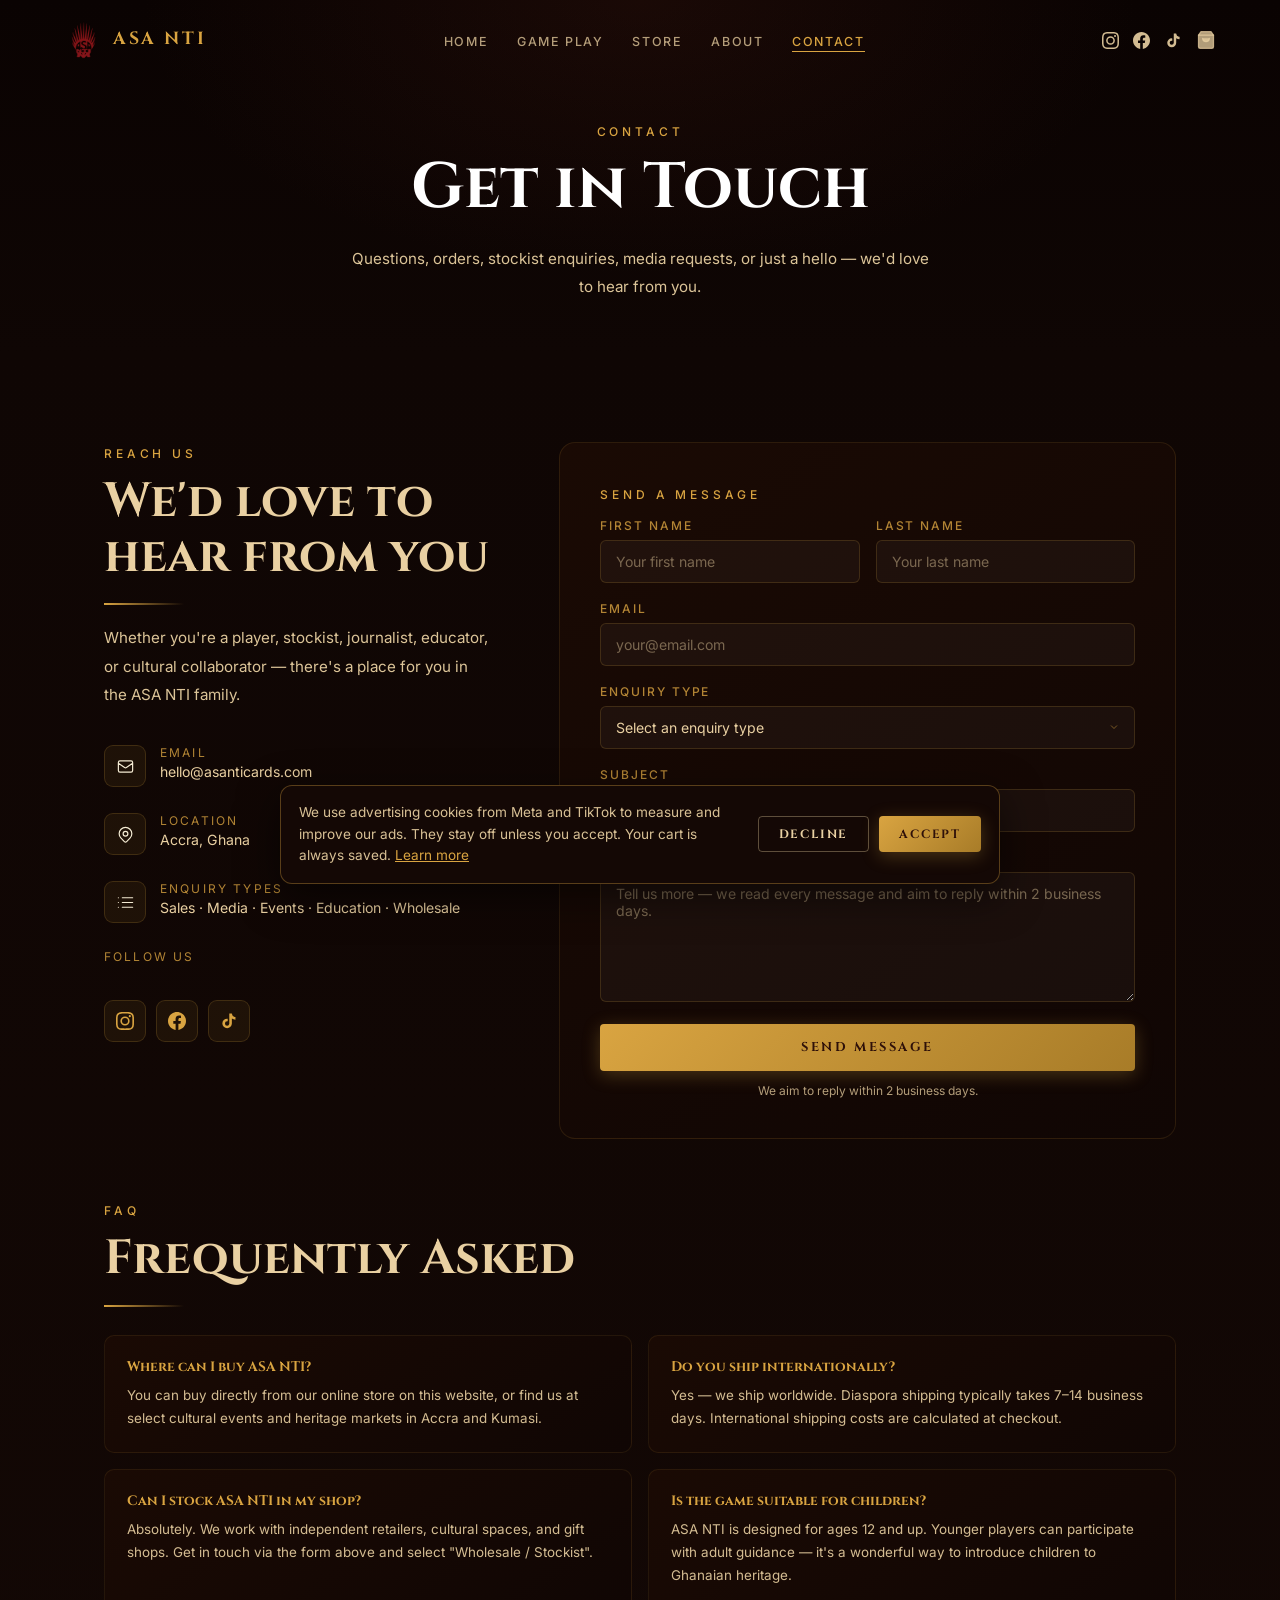
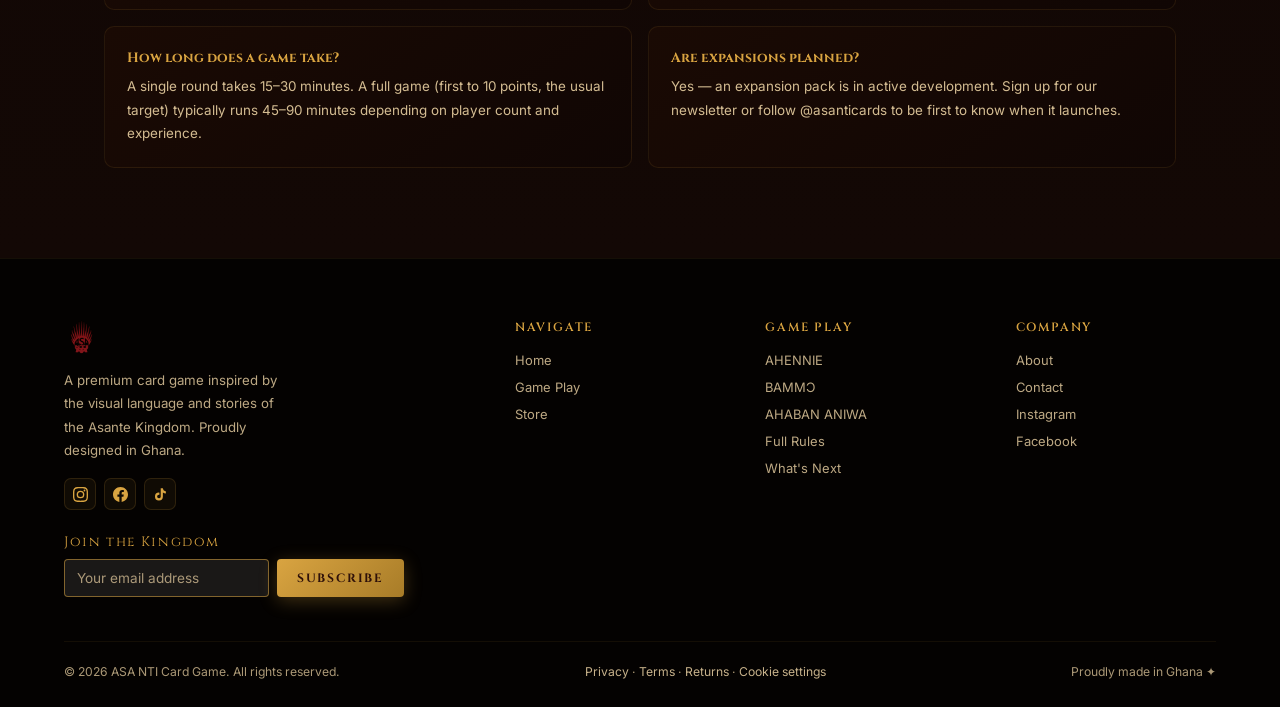
<file: contact.html>
<!DOCTYPE html>
<html lang="en">
<head>
<meta charset="UTF-8">
<meta name="viewport" content="width=device-width, initial-scale=1.0">
<title>Contact — ASA NTI</title>
<meta name="description" content="Get in touch with ASA NTI about orders, wholesale and stockists, events or press. Answers to common questions about the game and shipping.">
<link rel="canonical" href="https://asanticards.com/contact.html">
<meta name="theme-color" content="#0A0302">
<link rel="icon" href="images/favicon.ico" sizes="any">
<link rel="icon" type="image/png" sizes="32x32" href="images/favicon-32.png">
<link rel="icon" type="image/png" sizes="192x192" href="images/favicon-192.png">
<link rel="apple-touch-icon" href="images/apple-touch-icon.png">
<meta property="og:type" content="website">
<meta property="og:site_name" content="ASA NTI">
<meta property="og:title" content="Contact — ASA NTI">
<meta property="og:description" content="Get in touch with ASA NTI about orders, wholesale and stockists, events or press. Answers to common questions about the game and shipping.">
<meta property="og:url" content="https://asanticards.com/contact.html">
<meta property="og:image" content="https://asanticards.com/images/og-image.jpg">
<meta property="og:image:width" content="1200">
<meta property="og:image:height" content="630">
<meta property="og:image:alt" content="The ASA NTI card game box">
<meta name="twitter:card" content="summary_large_image">
<meta name="twitter:title" content="Contact — ASA NTI">
<meta name="twitter:description" content="Get in touch with ASA NTI about orders, wholesale and stockists, events or press. Answers to common questions about the game and shipping.">
<meta name="twitter:image" content="https://asanticards.com/images/og-image.jpg">
<link rel="preconnect" href="https://fonts.googleapis.com">
<link rel="preconnect" href="https://fonts.gstatic.com" crossorigin>
<link href="https://fonts.googleapis.com/css2?family=Cinzel:wght@400;600;700;900&family=Cinzel+Decorative:wght@400;700&family=Inter:wght@300;400;500;600&display=swap" rel="stylesheet">
<script src="https://js.paystack.co/v2/inline.js" defer></script>
<link rel="stylesheet" href="css/main.css?v=20261029a">
</head>
<body>

<!-- MOBILE MENU -->
<div class="mobile-menu" id="mobileMenu">
  <button class="mobile-close" onclick="toggleMobile()">✕</button>
  <a href="index.html" onclick="toggleMobile()">Home</a>
  <a href="rules.html" onclick="toggleMobile()">Game Play</a>
  <a href="store.html" onclick="toggleMobile()">Store</a>
  <a href="about.html" onclick="toggleMobile()">About</a>
  <a href="contact.html" onclick="toggleMobile()">Contact</a>
</div>

<!-- NAV -->
<nav id="mainNav">
  <a class="nav-logo" href="index.html" aria-label="ASA NTI home"><img id="nav-logo-img" src="" alt="" style="height:42px;width:auto;object-fit:contain"><span class="nav-logo-text">ASA NTI</span></a>
  <ul class="nav-links">
    <li><a href="index.html" data-page="home">Home</a></li>
    <li><a href="rules.html" data-page="game">Game Play</a></li>
    <li><a href="store.html" data-page="store">Store</a></li>
    <li><a href="about.html" data-page="about">About</a></li>
    <li><a href="contact.html" data-page="contact" class="active">Contact</a></li>
  </ul>
  <div class="nav-social">
    <a href="https://www.instagram.com/asanticards/" target="_blank" aria-label="Instagram"><svg viewBox="0 0 24 24"><path d="M12 2.163c3.204 0 3.584.012 4.85.07 3.252.148 4.771 1.691 4.919 4.919.058 1.265.069 1.645.069 4.849 0 3.205-.012 3.584-.069 4.849-.149 3.225-1.664 4.771-4.919 4.919-1.266.058-1.644.07-4.85.07-3.204 0-3.584-.012-4.849-.07-3.26-.149-4.771-1.699-4.919-4.92-.058-1.265-.07-1.644-.07-4.849 0-3.204.013-3.583.07-4.849.149-3.227 1.664-4.771 4.919-4.919 1.266-.057 1.645-.069 4.849-.069zM12 0C8.741 0 8.333.014 7.053.072 2.695.272.273 2.69.073 7.052.014 8.333 0 8.741 0 12c0 3.259.014 3.668.072 4.948.2 4.358 2.618 6.78 6.98 6.98C8.333 23.986 8.741 24 12 24c3.259 0 3.668-.014 4.948-.072 4.354-.2 6.782-2.618 6.979-6.98.059-1.28.073-1.689.073-4.948 0-3.259-.014-3.667-.072-4.947-.196-4.354-2.617-6.78-6.979-6.98C15.668.014 15.259 0 12 0zm0 5.838a6.162 6.162 0 100 12.324 6.162 6.162 0 000-12.324zM12 16a4 4 0 110-8 4 4 0 010 8zm6.406-11.845a1.44 1.44 0 100 2.881 1.44 1.44 0 000-2.881z"/></svg></a>
    <a href="https://web.facebook.com/profile.php?id=61589211744830" target="_blank" aria-label="Facebook"><svg viewBox="0 0 24 24"><path d="M24 12.073c0-6.627-5.373-12-12-12s-12 5.373-12 12c0 5.99 4.388 10.954 10.125 11.854v-8.385H7.078v-3.47h3.047V9.43c0-3.007 1.792-4.669 4.533-4.669 1.312 0 2.686.235 2.686.235v2.953H15.83c-1.491 0-1.956.925-1.956 1.874v2.25h3.328l-.532 3.47h-2.796v8.385C19.612 23.027 24 18.062 24 12.073z"/></svg></a>
    <a href="https://www.tiktok.com/@asanticards" target="_blank" aria-label="TikTok"><svg viewBox="0 0 24 24"><path d="M19.59 6.69a4.83 4.83 0 01-3.77-4.25V2h-3.45v13.67a2.89 2.89 0 01-2.88 2.5 2.89 2.89 0 01-2.89-2.89 2.89 2.89 0 012.89-2.89c.28 0 .54.04.79.1V9.01a6.33 6.33 0 00-.79-.05 6.34 6.34 0 00-6.34 6.34 6.34 6.34 0 006.34 6.34 6.34 6.34 0 006.33-6.34V8.69a8.17 8.17 0 004.78 1.52V6.75a4.86 4.86 0 01-1.01-.06z"/></svg></a>
    <button class="cart-nav-btn" onclick="openCart()" aria-label="Cart">
      <svg viewBox="0 0 24 24" fill="none" stroke="currentColor" stroke-width="1.5" stroke-linecap="round" stroke-linejoin="round"><path d="M6 2L3 6v14a2 2 0 002 2h14a2 2 0 002-2V6l-3-4z"/><line x1="3" y1="6" x2="21" y2="6"/><path d="M16 10a4 4 0 01-8 0"/></svg>
      <span class="cart-badge" id="cartBadge">0</span>
    </button>
  </div>
  <button class="nav-toggle" onclick="toggleMobile()" aria-label="Menu"><span></span><span></span><span></span></button>
</nav>

<!-- ═══════════════════════ HOME ═══════════════════════ -->
<div id="contact" class="page-section">
  <div class="page-hero" style="background:radial-gradient(ellipse at 50% 0%,rgba(74,28,18,0.25) 0%,transparent 55%),linear-gradient(180deg,#0A0302,#0F0604)">
    <div class="s-label">Contact</div>
    <h1 class="s-title hero-size">Get in Touch</h1>
    <p class="s-body">Questions, orders, stockist enquiries, media requests, or just a hello — we'd love to hear from you.</p>
  </div>

  <section style="background:linear-gradient(180deg,#0F0604,#130805)">
    <div class="section-wrap">
      <div class="contact-grid reveal">
        <div class="contact-info-col">
          <div class="s-label">Reach Us</div>
          <h2 class="s-title">We'd love to<br>hear from you</h2>
          <div class="deco-line"></div>
          <p class="s-body">Whether you're a player, stockist, journalist, educator, or cultural collaborator — there's a place for you in the ASA NTI family.</p>
          <div style="margin-top:2rem">
            <div class="c-detail"><div class="c-icon"><svg viewBox="0 0 24 24"><path d="M3 8l7.89 5.26a2 2 0 002.22 0L21 8M5 19h14a2 2 0 002-2V7a2 2 0 00-2-2H5a2 2 0 00-2 2v10a2 2 0 002 2z" fill="none" stroke="currentColor" stroke-width="1.5" stroke-linecap="round"/></svg></div><div><div class="c-detail-label">Email</div><div class="c-detail-val">hello@asanticards.com</div></div></div>
            <div class="c-detail"><div class="c-icon"><svg viewBox="0 0 24 24"><path d="M17.657 16.657L13.414 20.9a2 2 0 01-2.828 0l-4.243-4.243a8 8 0 1111.314 0z" fill="none" stroke="currentColor" stroke-width="1.5"/><path d="M15 11a3 3 0 11-6 0 3 3 0 016 0z" fill="none" stroke="currentColor" stroke-width="1.5"/></svg></div><div><div class="c-detail-label">Location</div><div class="c-detail-val">Accra, Ghana</div></div></div>
            <div class="c-detail"><div class="c-icon"><svg viewBox="0 0 24 24"><path d="M8 6h13M8 12h13M8 18h13M3 6h.01M3 12h.01M3 18h.01" stroke="currentColor" stroke-width="1.5" stroke-linecap="round"/></svg></div><div><div class="c-detail-label">Enquiry Types</div><div class="c-detail-val">Sales · Media · Events · Education · Wholesale</div></div></div>
          </div>
          <div><div class="c-detail-label" style="margin-bottom:12px">Follow Us</div><div class="social-row"><a href="https://www.instagram.com/asanticards/" target="_blank" class="soc-btn" aria-label="Instagram"><svg viewBox="0 0 24 24"><path d="M12 2.163c3.204 0 3.584.012 4.85.07 3.252.148 4.771 1.691 4.919 4.919.058 1.265.069 1.645.069 4.849 0 3.205-.012 3.584-.069 4.849-.149 3.225-1.664 4.771-4.919 4.919-1.266.058-1.644.07-4.85.07-3.204 0-3.584-.012-4.849-.07-3.26-.149-4.771-1.699-4.919-4.92-.058-1.265-.07-1.644-.07-4.849 0-3.204.013-3.583.07-4.849.149-3.227 1.664-4.771 4.919-4.919 1.266-.057 1.645-.069 4.849-.069zM12 0C8.741 0 8.333.014 7.053.072 2.695.272.273 2.69.073 7.052.014 8.333 0 8.741 0 12c0 3.259.014 3.668.072 4.948.2 4.358 2.618 6.78 6.98 6.98C8.333 23.986 8.741 24 12 24c3.259 0 3.668-.014 4.948-.072 4.354-.2 6.782-2.618 6.979-6.98.059-1.28.073-1.689.073-4.948 0-3.259-.014-3.667-.072-4.947-.196-4.354-2.617-6.78-6.979-6.98C15.668.014 15.259 0 12 0zm0 5.838a6.162 6.162 0 100 12.324 6.162 6.162 0 000-12.324zM12 16a4 4 0 110-8 4 4 0 010 8zm6.406-11.845a1.44 1.44 0 100 2.881 1.44 1.44 0 000-2.881z"/></svg></a><a href="https://web.facebook.com/profile.php?id=61589211744830" target="_blank" class="soc-btn" aria-label="Facebook"><svg viewBox="0 0 24 24"><path d="M24 12.073c0-6.627-5.373-12-12-12s-12 5.373-12 12c0 5.99 4.388 10.954 10.125 11.854v-8.385H7.078v-3.47h3.047V9.43c0-3.007 1.792-4.669 4.533-4.669 1.312 0 2.686.235 2.686.235v2.953H15.83c-1.491 0-1.956.925-1.956 1.874v2.25h3.328l-.532 3.47h-2.796v8.385C19.612 23.027 24 18.062 24 12.073z"/></svg></a><a href="https://www.tiktok.com/@asanticards" target="_blank" class="soc-btn" aria-label="TikTok"><svg viewBox="0 0 24 24"><path d="M19.59 6.69a4.83 4.83 0 01-3.77-4.25V2h-3.45v13.67a2.89 2.89 0 01-2.88 2.5 2.89 2.89 0 01-2.89-2.89 2.89 2.89 0 012.89-2.89c.28 0 .54.04.79.1V9.01a6.33 6.33 0 00-.79-.05 6.34 6.34 0 00-6.34 6.34 6.34 6.34 0 006.34 6.34 6.34 6.34 0 006.33-6.34V8.69a8.17 8.17 0 004.78 1.52V6.75a4.86 4.86 0 01-1.01-.06z"/></svg></a></div></div>
        </div>
        <div>
          <div class="contact-form-card">
            <div class="s-label" style="margin-bottom:1rem">Send a Message</div>
            <div class="form-row">
              <div class="form-group"><label class="form-label">First Name</label><input type="text" id="cf_first" class="form-input" placeholder="Your first name"></div>
              <div class="form-group"><label class="form-label">Last Name</label><input type="text" id="cf_last" class="form-input" placeholder="Your last name"></div>
            </div>
            <div class="form-group"><label class="form-label">Email</label><input type="email" id="cf_email" class="form-input" placeholder="your@email.com"></div>
            <div class="form-group"><label class="form-label">Enquiry Type</label>
              <select class="form-select form-input">
                <option value="">Select an enquiry type</option>
                <option>General Question</option>
                <option>Order Enquiry</option>
                <option>Wholesale / Stockist</option>
                <option>Media / Press</option>
                <option>Event Collaboration</option>
                <option>Education Programme</option>
                <option>Other</option>
              </select>
            </div>
            <div class="form-group"><label class="form-label">Subject</label><input type="text" class="form-input" placeholder="What's this about?"></div>
            <div class="form-group"><label class="form-label">Message</label><textarea id="cf_message" class="form-textarea" placeholder="Tell us more — we read every message and aim to reply within 2 business days."></textarea></div>
            <button class="btn btn-gold" id="cfSendBtn" style="width:100%;padding:15px;font-size:0.8rem;letter-spacing:0.2em" onclick="handleContactSubmit()">Send Message</button>
            <p style="font-size:0.75rem;color:rgba(233,208,162,0.75);text-align:center;margin-top:12px">We aim to reply within 2 business days.</p>
          </div>
        </div>
      </div>

      <!-- FAQ -->
      <div class="faq-section reveal">
        <div class="s-label">FAQ</div>
        <h2 class="s-title">Frequently Asked</h2>
        <div class="deco-line"></div>
        <div class="faq-grid">
          <div class="faq-item"><div class="faq-q">Where can I buy ASA NTI?</div><p class="faq-a">You can buy directly from our online store on this website, or find us at select cultural events and heritage markets in Accra and Kumasi.</p></div>
          <div class="faq-item"><div class="faq-q">Do you ship internationally?</div><p class="faq-a">Yes — we ship worldwide. Diaspora shipping typically takes 7–14 business days. International shipping costs are calculated at checkout.</p></div>
          <div class="faq-item"><div class="faq-q">Can I stock ASA NTI in my shop?</div><p class="faq-a">Absolutely. We work with independent retailers, cultural spaces, and gift shops. Get in touch via the form above and select "Wholesale / Stockist".</p></div>
          <div class="faq-item"><div class="faq-q">Is the game suitable for children?</div><p class="faq-a">ASA NTI is designed for ages 12 and up. Younger players can participate with adult guidance — it's a wonderful way to introduce children to Ghanaian heritage.</p></div>
          <div class="faq-item"><div class="faq-q">How long does a game take?</div><p class="faq-a">A single round takes 15–30 minutes. A full game (first to 10 points, the usual target) typically runs 45–90 minutes depending on player count and experience.</p></div>
          <div class="faq-item"><div class="faq-q">Are expansions planned?</div><p class="faq-a">Yes — an expansion pack is in active development. Sign up for our newsletter or follow @asanticards to be first to know when it launches.</p></div>
        </div>
      </div>

    </div>
  </section>
</div>

<!-- ═══════════════════════ FOOTER ═══════════════════════ -->
<footer>
  <div class="footer-inner">
    <div class="footer-top">
      <div class="footer-brand">
        <a class="nav-logo" href="index.html"><img id="nav-logo-img" src="" alt="ASA NTI" style="height:42px;width:auto;object-fit:contain"></a>
        <p>A premium card game inspired by the visual language and stories of the Asante Kingdom. Proudly designed in Ghana.</p>
        <div class="footer-social">
          <a href="https://www.instagram.com/asanticards/" target="_blank" class="footer-soc" aria-label="Instagram"><svg viewBox="0 0 24 24"><path d="M12 2.163c3.204 0 3.584.012 4.85.07 3.252.148 4.771 1.691 4.919 4.919.058 1.265.069 1.645.069 4.849 0 3.205-.012 3.584-.069 4.849-.149 3.225-1.664 4.771-4.919 4.919-1.266.058-1.644.07-4.85.07-3.204 0-3.584-.012-4.849-.07-3.26-.149-4.771-1.699-4.919-4.92-.058-1.265-.07-1.644-.07-4.849 0-3.204.013-3.583.07-4.849.149-3.227 1.664-4.771 4.919-4.919 1.266-.057 1.645-.069 4.849-.069zM12 0C8.741 0 8.333.014 7.053.072 2.695.272.273 2.69.073 7.052.014 8.333 0 8.741 0 12c0 3.259.014 3.668.072 4.948.2 4.358 2.618 6.78 6.98 6.98C8.333 23.986 8.741 24 12 24c3.259 0 3.668-.014 4.948-.072 4.354-.2 6.782-2.618 6.979-6.98.059-1.28.073-1.689.073-4.948 0-3.259-.014-3.667-.072-4.947-.196-4.354-2.617-6.78-6.979-6.98C15.668.014 15.259 0 12 0zm0 5.838a6.162 6.162 0 100 12.324 6.162 6.162 0 000-12.324zM12 16a4 4 0 110-8 4 4 0 010 8zm6.406-11.845a1.44 1.44 0 100 2.881 1.44 1.44 0 000-2.881z"/></svg></a>
          <a href="https://web.facebook.com/profile.php?id=61589211744830" target="_blank" class="footer-soc" aria-label="Facebook"><svg viewBox="0 0 24 24"><path d="M24 12.073c0-6.627-5.373-12-12-12s-12 5.373-12 12c0 5.99 4.388 10.954 10.125 11.854v-8.385H7.078v-3.47h3.047V9.43c0-3.007 1.792-4.669 4.533-4.669 1.312 0 2.686.235 2.686.235v2.953H15.83c-1.491 0-1.956.925-1.956 1.874v2.25h3.328l-.532 3.47h-2.796v8.385C19.612 23.027 24 18.062 24 12.073z"/></svg></a>
          <a href="https://www.tiktok.com/@asanticards" target="_blank" class="footer-soc" aria-label="TikTok"><svg viewBox="0 0 24 24"><path d="M19.59 6.69a4.83 4.83 0 01-3.77-4.25V2h-3.45v13.67a2.89 2.89 0 01-2.88 2.5 2.89 2.89 0 01-2.89-2.89 2.89 2.89 0 012.89-2.89c.28 0 .54.04.79.1V9.01a6.33 6.33 0 00-.79-.05 6.34 6.34 0 00-6.34 6.34 6.34 6.34 0 006.34 6.34 6.34 6.34 0 006.33-6.34V8.69a8.17 8.17 0 004.78 1.52V6.75a4.86 4.86 0 01-1.01-.06z"/></svg></a>
        </div>
        <div class="footer-nl">
          <div class="footer-nl-title">Join the Kingdom</div>
          <form class="nl-form" onsubmit="event.preventDefault();handleNewsletterSubmit(this)">
            <input class="nl-input" type="email" placeholder="Your email address" aria-label="Email address" autocomplete="email" required>
            <button class="btn btn-gold btn-sm" type="submit">Subscribe</button>
          </form>
        </div>
      </div>
      <div class="footer-col">
        <h4>Navigate</h4>
        <ul>
          <li><a href="index.html">Home</a></li>
          <li><a href="rules.html">Game Play</a></li>
          <li><a href="store.html">Store</a></li>
        </ul>
      </div>
      <div class="footer-col">
        <h4>Game Play</h4>
        <ul>
          <li><a href="rules.html">AHENNIE</a></li>
          <li><a href="rules.html">BAMMƆ</a></li>
          <li><a href="rules.html">AHABAN ANIWA</a></li>
          <li><a href="rules.html">Full Rules</a></li>
          <li><a href="rules.html">What's Next</a></li>
        </ul>
      </div>
      <div class="footer-col">
        <h4>Company</h4>
        <ul>
          <li><a href="about.html">About</a></li>
          <li><a href="contact.html">Contact</a></li>
          <li><a href="https://www.instagram.com/asanticards/" target="_blank">Instagram</a></li>
          <li><a href="https://web.facebook.com/profile.php?id=61589211744830" target="_blank">Facebook</a></li>
        </ul>
      </div>
    </div>
    <div class="footer-bottom">
      <span>© <span class="footer-year">2026</span> ASA NTI Card Game. All rights reserved.</span>
      <span class="footer-legal"><a href="privacy.html">Privacy</a> · <a href="terms.html">Terms</a> · <a href="returns.html">Returns</a> · <a href="#" onclick="openCookieSettings();return false;">Cookie settings</a></span>
      <span>Proudly made in Ghana ✦</span>
    </div>
  </div>
</footer>



<!-- ═══════════ CART DRAWER ═══════════ -->
<div class="cart-overlay" id="cartOverlay" onclick="closeCart()"></div>
<div class="cart-drawer" id="cartDrawer">
  <div class="cart-head">
    <div class="cart-title">Your Cart</div>
    <button class="cart-close" onclick="closeCart()"><svg viewBox="0 0 24 24"><path d="M18 6L6 18M6 6l12 12"/></svg></button>
  </div>
  <div class="cart-body" id="cartBody">
    <div class="cart-empty" id="cartEmpty">
      <svg viewBox="0 0 24 24"><path d="M6 2L3 6v14a2 2 0 002 2h14a2 2 0 002-2V6l-3-4z"/><line x1="3" y1="6" x2="21" y2="6"/><path d="M16 10a4 4 0 01-8 0"/></svg>
      <div>Your cart is empty</div>
      <div style="font-size:0.75rem;margin-top:6px;opacity:0.6">Add a product to get started</div>
    </div>
  </div>
  <div class="cart-foot" id="cartFoot" style="display:none">
    <div class="cart-subtotal"><span>Subtotal</span><span id="cartSubtotal">GH₵ 0</span></div>
    <div class="cart-subtotal"><span>Shipping</span><span id="cartShippingDisplay">Calculated at checkout</span></div>
    <div class="cart-total-row"><span>Total</span><span id="cartTotal">GH₵ 0</span></div>
    <button class="cart-checkout-btn" onclick="openCheckout()">Proceed to Checkout →</button>
    <p style="font-size:0.75rem;color:rgba(233,208,162,0.73);text-align:center;margin-top:10px">Secure payment via Paystack ✦ Delivery across Ghana &amp; worldwide</p>
  </div>
</div>

<!-- ═══════════ CHECKOUT MODAL ═══════════ -->
<div class="modal-overlay" id="checkoutOverlay">
  <div class="checkout-modal" id="checkoutModal">
    <div class="checkout-head">
      <div class="checkout-title" id="checkoutModalTitle">Checkout</div>
      <button class="cart-close" onclick="closeCheckout()"><svg viewBox="0 0 24 24"><path d="M18 6L6 18M6 6l12 12"/></svg></button>
    </div>
    <div id="checkoutContent">
      <div class="checkout-body">
        <div class="checkout-grid">
          <div class="co-section-title">Contact Details</div>
          <div class="co-field"><label class="co-label">First Name</label><input class="co-input" id="co_first" placeholder="Kwame" autocomplete="given-name"></div>
          <div class="co-field"><label class="co-label">Last Name</label><input class="co-input" id="co_last" placeholder="Mensah" autocomplete="family-name"></div>
          <div class="co-field full"><label class="co-label">Email Address</label><input class="co-input" id="co_email" type="email" placeholder="you@email.com" autocomplete="email"></div>
          <div class="co-field full"><label class="co-label">Phone Number</label><input class="co-input" id="co_phone" type="tel" placeholder="+233 24 000 0000" autocomplete="tel"></div>

          <div class="co-section-title">Delivery Address</div>
          <div class="co-field full"><label class="co-label">Street Address</label><input class="co-input" id="co_addr" placeholder="123 Independence Ave" autocomplete="street-address"></div>
          <div class="co-field"><label class="co-label">City</label><input class="co-input" id="co_city" placeholder="Accra" autocomplete="address-level2"></div>
          <div class="co-field"><label class="co-label">Country</label>
            <select class="co-input" id="co_country">
              <option value="GH">Ghana</option>
              <option value="NG">Nigeria</option>
              <option value="UK">United Kingdom</option>
              <option value="US">United States</option>
              <option value="CA">Canada</option>
              <option value="other">Other</option>
            </select>
          </div>

          <div class="co-section-title">Shipping Method</div>
          <div class="shipping-options">
            <div class="ship-opt selected" id="ship_standard" onclick="selectShipping('standard',50)">
              <div class="ship-opt-name">Standard</div>
              <div class="ship-opt-days">3–5 business days</div>
              <div class="ship-opt-price" id="ship_standard_price">GH₵ 50</div>
            </div>
            <div class="ship-opt" id="ship_express" onclick="selectShipping('express',80)">
              <div class="ship-opt-name">Express</div>
              <div class="ship-opt-days">1–2 business days</div>
              <div class="ship-opt-price" id="ship_express_price">GH₵ 80</div>
            </div>
            <div class="ship-opt" id="ship_diaspora" onclick="selectShipping('diaspora',200)">
              <div class="ship-opt-name">Diaspora</div>
              <div class="ship-opt-days">7–14 business days</div>
              <div class="ship-opt-price" id="ship_diaspora_price">GH₵ 200</div>
            </div>
          </div>

          <div class="co-section-title">Order Summary</div>
          <div class="co-order-summary">
            <div id="coOrderLines"></div>
            <div class="co-order-line"><span>Shipping</span><span id="coShippingLine">GH₵ 50</span></div>
            <div class="co-order-line total"><span>Total</span><span id="coTotal">GH₵ 0</span></div>
          </div>

          <button class="paystack-btn" id="paystackBtn" onclick="initiatePaystack()">
            <span>Pay Securely</span>
            <span class="paystack-logo">via PAYSTACK</span>
          </button>
          <p style="grid-column:1/-1;text-align:center;font-size:0.75rem;color:rgba(233,208,162,0.73);margin-top:-6px">256-bit SSL encryption · Your data is always protected</p>
        </div>
      </div>
    </div>
  </div>
</div>

<!-- ═══════════ TOAST CONTAINER ═══════════ -->
<div class="toast-wrap" id="toastWrap"></div>

<script src="js/main.js?v=20261029a"></script>
</body>
</file>
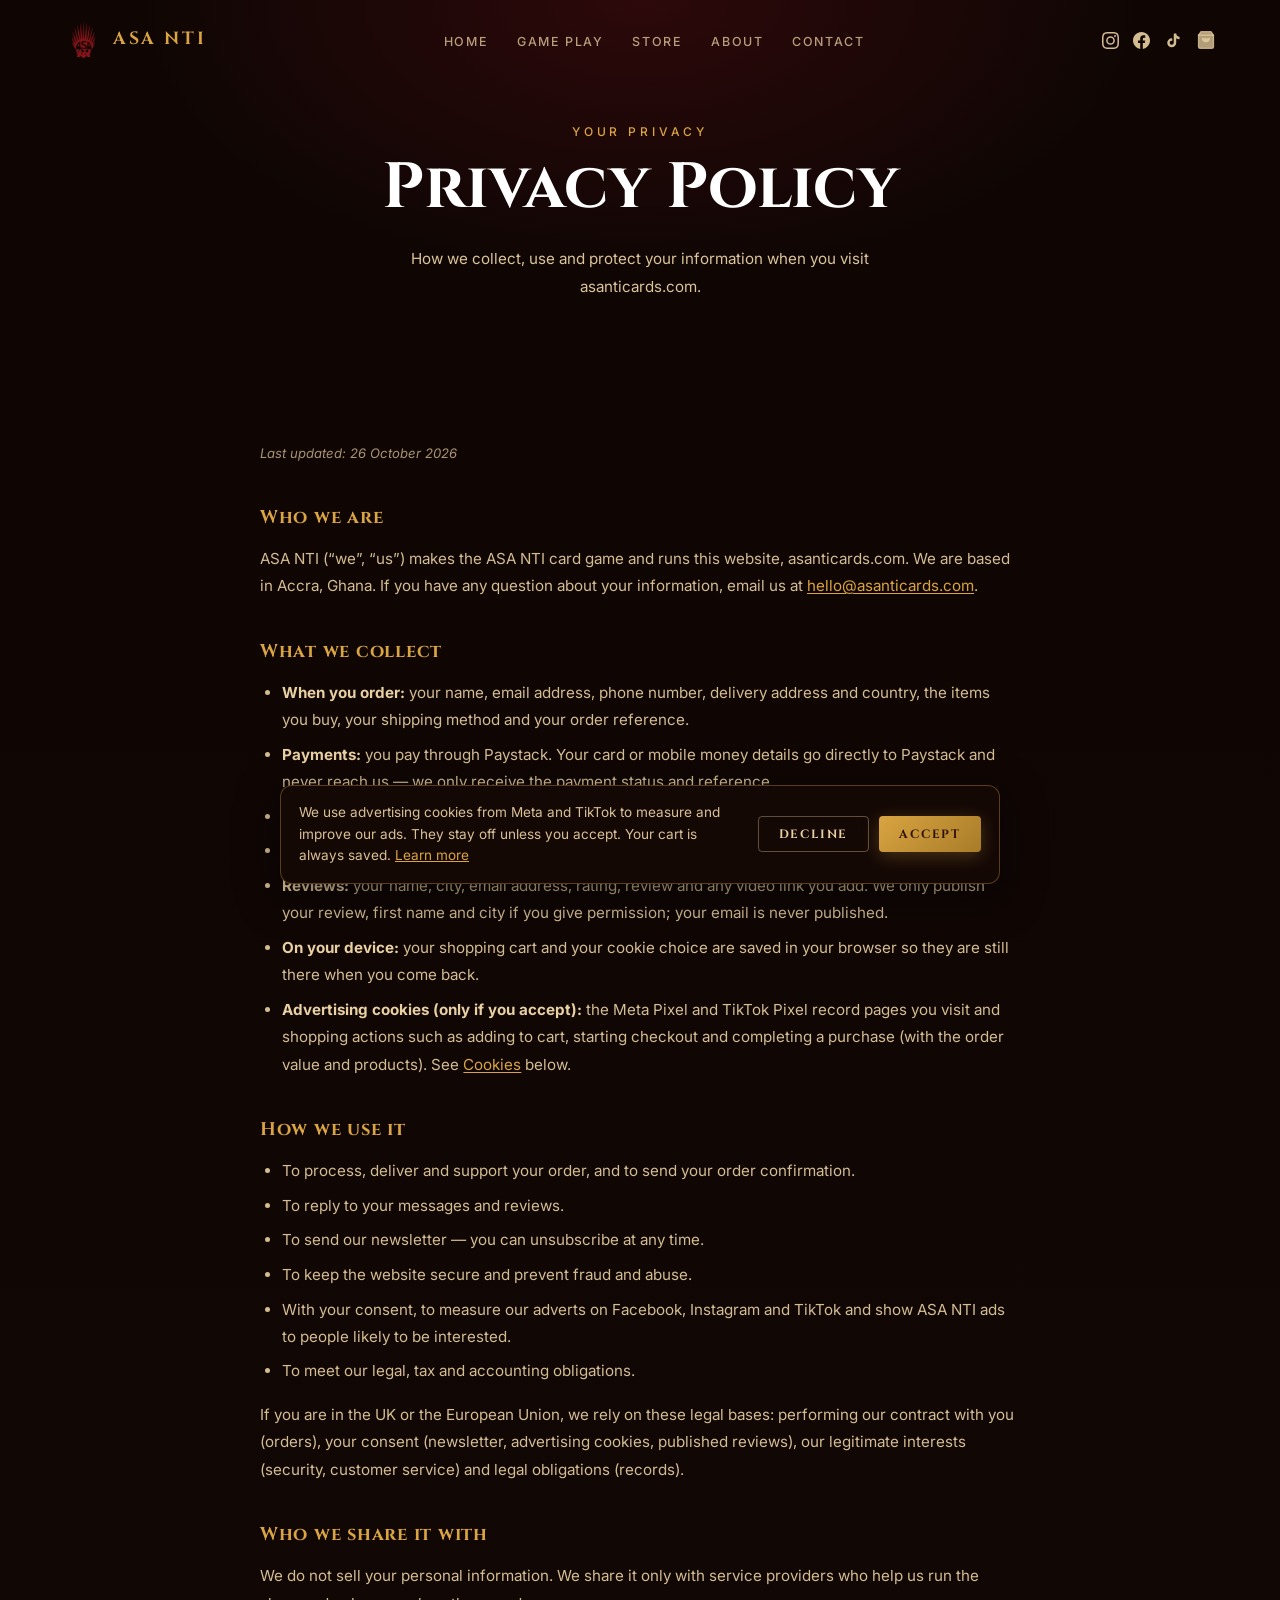
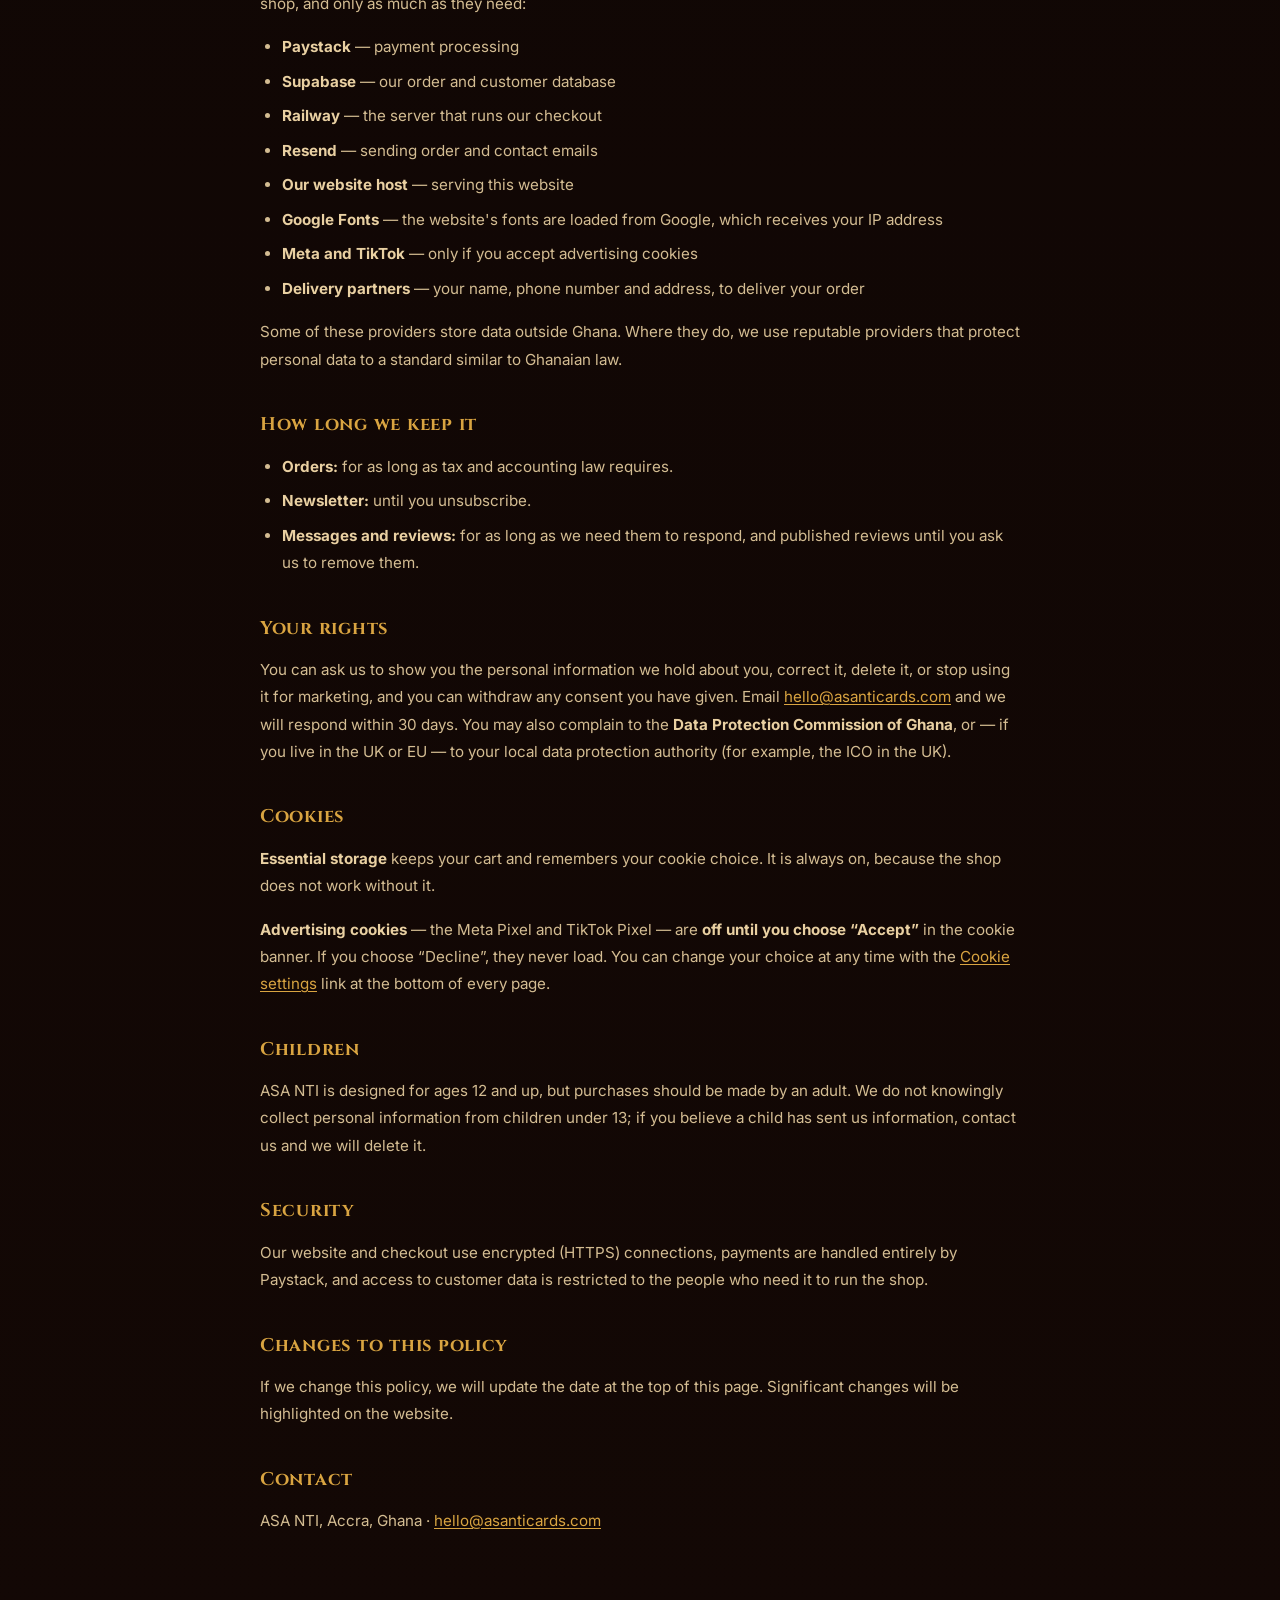
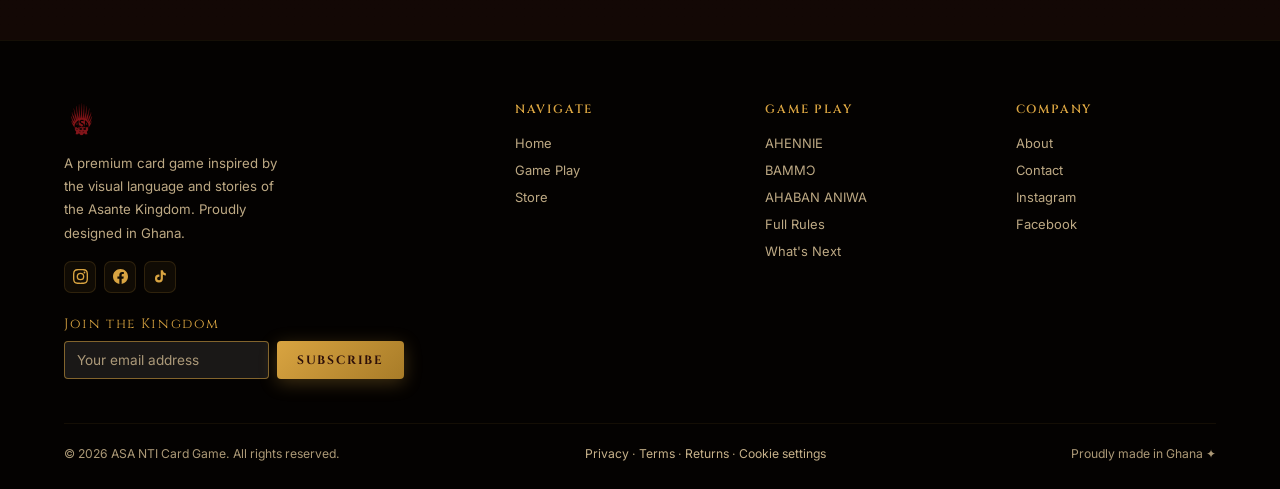
<file: privacy.html>
<!DOCTYPE html>
<html lang="en">
<head>
<meta charset="UTF-8">
<meta name="viewport" content="width=device-width, initial-scale=1.0">
<title>Privacy Policy — ASA NTI</title>
<meta name="description" content="How ASA NTI collects, uses and protects your personal information when you visit asanticards.com, place an order, sign up or contact us.">
<link rel="canonical" href="https://asanticards.com/privacy.html">
<meta name="theme-color" content="#0A0302">
<link rel="icon" href="images/favicon.ico" sizes="any">
<link rel="icon" type="image/png" sizes="32x32" href="images/favicon-32.png">
<link rel="icon" type="image/png" sizes="192x192" href="images/favicon-192.png">
<link rel="apple-touch-icon" href="images/apple-touch-icon.png">
<meta property="og:type" content="website">
<meta property="og:site_name" content="ASA NTI">
<meta property="og:title" content="Privacy Policy — ASA NTI">
<meta property="og:description" content="How ASA NTI collects, uses and protects your personal information when you visit asanticards.com, place an order, sign up or contact us.">
<meta property="og:url" content="https://asanticards.com/privacy.html">
<meta property="og:image" content="https://asanticards.com/images/og-image.jpg">
<meta property="og:image:width" content="1200">
<meta property="og:image:height" content="630">
<meta property="og:image:alt" content="The ASA NTI card game box">
<meta name="twitter:card" content="summary_large_image">
<meta name="twitter:title" content="Privacy Policy — ASA NTI">
<meta name="twitter:description" content="How ASA NTI collects, uses and protects your personal information when you visit asanticards.com, place an order, sign up or contact us.">
<meta name="twitter:image" content="https://asanticards.com/images/og-image.jpg">
<link rel="preconnect" href="https://fonts.googleapis.com">
<link rel="preconnect" href="https://fonts.gstatic.com" crossorigin>
<link href="https://fonts.googleapis.com/css2?family=Cinzel:wght@400;600;700;900&family=Cinzel+Decorative:wght@400;700&family=Inter:wght@300;400;500;600&display=swap" rel="stylesheet">
<script src="https://js.paystack.co/v2/inline.js" defer></script>
<link rel="stylesheet" href="css/main.css?v=20261029a">
</head>
<body>

<!-- MOBILE MENU -->
<div class="mobile-menu" id="mobileMenu">
  <button class="mobile-close" onclick="toggleMobile()">✕</button>
  <a href="index.html" onclick="toggleMobile()">Home</a>
  <a href="rules.html" onclick="toggleMobile()">Game Play</a>
  <a href="store.html" onclick="toggleMobile()">Store</a>
  <a href="about.html" onclick="toggleMobile()">About</a>
  <a href="contact.html" onclick="toggleMobile()">Contact</a>
</div>

<!-- NAV -->
<nav id="mainNav">
  <a class="nav-logo" href="index.html" aria-label="ASA NTI home"><img id="nav-logo-img" src="" alt="" style="height:42px;width:auto;object-fit:contain"><span class="nav-logo-text">ASA NTI</span></a>
  <ul class="nav-links">
    <li><a href="index.html" data-page="home">Home</a></li>
    <li><a href="rules.html" data-page="game">Game Play</a></li>
    <li><a href="store.html" data-page="store">Store</a></li>
    <li><a href="about.html" data-page="about">About</a></li>
    <li><a href="contact.html" data-page="contact">Contact</a></li>
  </ul>
  <div class="nav-social">
    <a href="https://www.instagram.com/asanticards/" target="_blank" aria-label="Instagram"><svg viewBox="0 0 24 24"><path d="M12 2.163c3.204 0 3.584.012 4.85.07 3.252.148 4.771 1.691 4.919 4.919.058 1.265.069 1.645.069 4.849 0 3.205-.012 3.584-.069 4.849-.149 3.225-1.664 4.771-4.919 4.919-1.266.058-1.644.07-4.85.07-3.204 0-3.584-.012-4.849-.07-3.26-.149-4.771-1.699-4.919-4.92-.058-1.265-.07-1.644-.07-4.849 0-3.204.013-3.583.07-4.849.149-3.227 1.664-4.771 4.919-4.919 1.266-.057 1.645-.069 4.849-.069zM12 0C8.741 0 8.333.014 7.053.072 2.695.272.273 2.69.073 7.052.014 8.333 0 8.741 0 12c0 3.259.014 3.668.072 4.948.2 4.358 2.618 6.78 6.98 6.98C8.333 23.986 8.741 24 12 24c3.259 0 3.668-.014 4.948-.072 4.354-.2 6.782-2.618 6.979-6.98.059-1.28.073-1.689.073-4.948 0-3.259-.014-3.667-.072-4.947-.196-4.354-2.617-6.78-6.979-6.98C15.668.014 15.259 0 12 0zm0 5.838a6.162 6.162 0 100 12.324 6.162 6.162 0 000-12.324zM12 16a4 4 0 110-8 4 4 0 010 8zm6.406-11.845a1.44 1.44 0 100 2.881 1.44 1.44 0 000-2.881z"/></svg></a>
    <a href="https://web.facebook.com/profile.php?id=61589211744830" target="_blank" aria-label="Facebook"><svg viewBox="0 0 24 24"><path d="M24 12.073c0-6.627-5.373-12-12-12s-12 5.373-12 12c0 5.99 4.388 10.954 10.125 11.854v-8.385H7.078v-3.47h3.047V9.43c0-3.007 1.792-4.669 4.533-4.669 1.312 0 2.686.235 2.686.235v2.953H15.83c-1.491 0-1.956.925-1.956 1.874v2.25h3.328l-.532 3.47h-2.796v8.385C19.612 23.027 24 18.062 24 12.073z"/></svg></a>
    <a href="https://www.tiktok.com/@asanticards" target="_blank" aria-label="TikTok"><svg viewBox="0 0 24 24"><path d="M19.59 6.69a4.83 4.83 0 01-3.77-4.25V2h-3.45v13.67a2.89 2.89 0 01-2.88 2.5 2.89 2.89 0 01-2.89-2.89 2.89 2.89 0 012.89-2.89c.28 0 .54.04.79.1V9.01a6.33 6.33 0 00-.79-.05 6.34 6.34 0 00-6.34 6.34 6.34 6.34 0 006.34 6.34 6.34 6.34 0 006.33-6.34V8.69a8.17 8.17 0 004.78 1.52V6.75a4.86 4.86 0 01-1.01-.06z"/></svg></a>
    <button class="cart-nav-btn" onclick="openCart()" aria-label="Cart">
      <svg viewBox="0 0 24 24" fill="none" stroke="currentColor" stroke-width="1.5" stroke-linecap="round" stroke-linejoin="round"><path d="M6 2L3 6v14a2 2 0 002 2h14a2 2 0 002-2V6l-3-4z"/><line x1="3" y1="6" x2="21" y2="6"/><path d="M16 10a4 4 0 01-8 0"/></svg>
      <span class="cart-badge" id="cartBadge">0</span>
    </button>
  </div>
  <button class="nav-toggle" onclick="toggleMobile()" aria-label="Menu"><span></span><span></span><span></span></button>
</nav>

<!-- ═══════════════════════ PRIVACY POLICY ═══════════════════════ -->
<div id="privacy" class="page-section">
  <div class="page-hero">
    <div class="s-label">Your Privacy</div>
    <h1 class="s-title hero-size">Privacy Policy</h1>
    <p class="s-body">How we collect, use and protect your information when you visit asanticards.com.</p>
  </div>

  <section style="background:linear-gradient(180deg,#0F0604,#130805)">
    <div class="section-wrap">
      <article class="legal">
<p class="legal-updated">Last updated: 26 October 2026</p>

<h2>Who we are</h2>
<p>ASA NTI (“we”, “us”) makes the ASA NTI card game and runs this website, asanticards.com. We are based in Accra, Ghana. If you have any question about your information, email us at <a href="mailto:hello@asanticards.com">hello@asanticards.com</a>.</p>

<h2>What we collect</h2>
<ul>
  <li><strong>When you order:</strong> your name, email address, phone number, delivery address and country, the items you buy, your shipping method and your order reference.</li>
  <li><strong>Payments:</strong> you pay through Paystack. Your card or mobile money details go directly to Paystack and never reach us — we only receive the payment status and reference.</li>
  <li><strong>Newsletter:</strong> your email address, if you sign up.</li>
  <li><strong>Contact form:</strong> your name, email address and message.</li>
  <li><strong>Reviews:</strong> your name, city, email address, rating, review and any video link you add. We only publish your review, first name and city if you give permission; your email is never published.</li>
  <li><strong>On your device:</strong> your shopping cart and your cookie choice are saved in your browser so they are still there when you come back.</li>
  <li><strong>Advertising cookies (only if you accept):</strong> the Meta Pixel and TikTok Pixel record pages you visit and shopping actions such as adding to cart, starting checkout and completing a purchase (with the order value and products). See <a href="#cookies">Cookies</a> below.</li>
</ul>

<h2>How we use it</h2>
<ul>
  <li>To process, deliver and support your order, and to send your order confirmation.</li>
  <li>To reply to your messages and reviews.</li>
  <li>To send our newsletter — you can unsubscribe at any time.</li>
  <li>To keep the website secure and prevent fraud and abuse.</li>
  <li>With your consent, to measure our adverts on Facebook, Instagram and TikTok and show ASA NTI ads to people likely to be interested.</li>
  <li>To meet our legal, tax and accounting obligations.</li>
</ul>
<p>If you are in the UK or the European Union, we rely on these legal bases: performing our contract with you (orders), your consent (newsletter, advertising cookies, published reviews), our legitimate interests (security, customer service) and legal obligations (records).</p>

<h2>Who we share it with</h2>
<p>We do not sell your personal information. We share it only with service providers who help us run the shop, and only as much as they need:</p>
<ul>
  <li><strong>Paystack</strong> — payment processing</li>
  <li><strong>Supabase</strong> — our order and customer database</li>
  <li><strong>Railway</strong> — the server that runs our checkout</li>
  <li><strong>Resend</strong> — sending order and contact emails</li>
  <li><strong>Our website host</strong> — serving this website</li>
  <li><strong>Google Fonts</strong> — the website's fonts are loaded from Google, which receives your IP address</li>
  <li><strong>Meta and TikTok</strong> — only if you accept advertising cookies</li>
  <li><strong>Delivery partners</strong> — your name, phone number and address, to deliver your order</li>
</ul>
<p>Some of these providers store data outside Ghana. Where they do, we use reputable providers that protect personal data to a standard similar to Ghanaian law.</p>

<h2>How long we keep it</h2>
<ul>
  <li><strong>Orders:</strong> for as long as tax and accounting law requires.</li>
  <li><strong>Newsletter:</strong> until you unsubscribe.</li>
  <li><strong>Messages and reviews:</strong> for as long as we need them to respond, and published reviews until you ask us to remove them.</li>
</ul>

<h2>Your rights</h2>
<p>You can ask us to show you the personal information we hold about you, correct it, delete it, or stop using it for marketing, and you can withdraw any consent you have given. Email <a href="mailto:hello@asanticards.com">hello@asanticards.com</a> and we will respond within 30 days. You may also complain to the <strong>Data Protection Commission of Ghana</strong>, or — if you live in the UK or EU — to your local data protection authority (for example, the ICO in the UK).</p>

<h2 id="cookies">Cookies</h2>
<p><strong>Essential storage</strong> keeps your cart and remembers your cookie choice. It is always on, because the shop does not work without it.</p>
<p><strong>Advertising cookies</strong> — the Meta Pixel and TikTok Pixel — are <strong>off until you choose “Accept”</strong> in the cookie banner. If you choose “Decline”, they never load. You can change your choice at any time with the <a href="#" onclick="openCookieSettings();return false;">Cookie settings</a> link at the bottom of every page.</p>

<h2>Children</h2>
<p>ASA NTI is designed for ages 12 and up, but purchases should be made by an adult. We do not knowingly collect personal information from children under 13; if you believe a child has sent us information, contact us and we will delete it.</p>

<h2>Security</h2>
<p>Our website and checkout use encrypted (HTTPS) connections, payments are handled entirely by Paystack, and access to customer data is restricted to the people who need it to run the shop.</p>

<h2>Changes to this policy</h2>
<p>If we change this policy, we will update the date at the top of this page. Significant changes will be highlighted on the website.</p>

<h2>Contact</h2>
<p>ASA NTI, Accra, Ghana · <a href="mailto:hello@asanticards.com">hello@asanticards.com</a></p>
      </article>
    </div>
  </section>
</div>

<!-- ═══════════════════════ CONTACT ═══════════════════════ -->

<!-- ═══════════════════════ FOOTER ═══════════════════════ -->
<footer>
  <div class="footer-inner">
    <div class="footer-top">
      <div class="footer-brand">
        <a class="nav-logo" href="index.html"><img id="nav-logo-img" src="" alt="ASA NTI" style="height:42px;width:auto;object-fit:contain"></a>
        <p>A premium card game inspired by the visual language and stories of the Asante Kingdom. Proudly designed in Ghana.</p>
        <div class="footer-social">
          <a href="https://www.instagram.com/asanticards/" target="_blank" class="footer-soc" aria-label="Instagram"><svg viewBox="0 0 24 24"><path d="M12 2.163c3.204 0 3.584.012 4.85.07 3.252.148 4.771 1.691 4.919 4.919.058 1.265.069 1.645.069 4.849 0 3.205-.012 3.584-.069 4.849-.149 3.225-1.664 4.771-4.919 4.919-1.266.058-1.644.07-4.85.07-3.204 0-3.584-.012-4.849-.07-3.26-.149-4.771-1.699-4.919-4.92-.058-1.265-.07-1.644-.07-4.849 0-3.204.013-3.583.07-4.849.149-3.227 1.664-4.771 4.919-4.919 1.266-.057 1.645-.069 4.849-.069zM12 0C8.741 0 8.333.014 7.053.072 2.695.272.273 2.69.073 7.052.014 8.333 0 8.741 0 12c0 3.259.014 3.668.072 4.948.2 4.358 2.618 6.78 6.98 6.98C8.333 23.986 8.741 24 12 24c3.259 0 3.668-.014 4.948-.072 4.354-.2 6.782-2.618 6.979-6.98.059-1.28.073-1.689.073-4.948 0-3.259-.014-3.667-.072-4.947-.196-4.354-2.617-6.78-6.979-6.98C15.668.014 15.259 0 12 0zm0 5.838a6.162 6.162 0 100 12.324 6.162 6.162 0 000-12.324zM12 16a4 4 0 110-8 4 4 0 010 8zm6.406-11.845a1.44 1.44 0 100 2.881 1.44 1.44 0 000-2.881z"/></svg></a>
          <a href="https://web.facebook.com/profile.php?id=61589211744830" target="_blank" class="footer-soc" aria-label="Facebook"><svg viewBox="0 0 24 24"><path d="M24 12.073c0-6.627-5.373-12-12-12s-12 5.373-12 12c0 5.99 4.388 10.954 10.125 11.854v-8.385H7.078v-3.47h3.047V9.43c0-3.007 1.792-4.669 4.533-4.669 1.312 0 2.686.235 2.686.235v2.953H15.83c-1.491 0-1.956.925-1.956 1.874v2.25h3.328l-.532 3.47h-2.796v8.385C19.612 23.027 24 18.062 24 12.073z"/></svg></a>
          <a href="https://www.tiktok.com/@asanticards" target="_blank" class="footer-soc" aria-label="TikTok"><svg viewBox="0 0 24 24"><path d="M19.59 6.69a4.83 4.83 0 01-3.77-4.25V2h-3.45v13.67a2.89 2.89 0 01-2.88 2.5 2.89 2.89 0 01-2.89-2.89 2.89 2.89 0 012.89-2.89c.28 0 .54.04.79.1V9.01a6.33 6.33 0 00-.79-.05 6.34 6.34 0 00-6.34 6.34 6.34 6.34 0 006.34 6.34 6.34 6.34 0 006.33-6.34V8.69a8.17 8.17 0 004.78 1.52V6.75a4.86 4.86 0 01-1.01-.06z"/></svg></a>
        </div>
        <div class="footer-nl">
          <div class="footer-nl-title">Join the Kingdom</div>
          <form class="nl-form" onsubmit="event.preventDefault();handleNewsletterSubmit(this)">
            <input class="nl-input" type="email" placeholder="Your email address" aria-label="Email address" autocomplete="email" required>
            <button class="btn btn-gold btn-sm" type="submit">Subscribe</button>
          </form>
        </div>
      </div>
      <div class="footer-col">
        <h4>Navigate</h4>
        <ul>
          <li><a href="index.html">Home</a></li>
          <li><a href="rules.html">Game Play</a></li>
          <li><a href="store.html">Store</a></li>
        </ul>
      </div>
      <div class="footer-col">
        <h4>Game Play</h4>
        <ul>
          <li><a href="rules.html">AHENNIE</a></li>
          <li><a href="rules.html">BAMMƆ</a></li>
          <li><a href="rules.html">AHABAN ANIWA</a></li>
          <li><a href="rules.html">Full Rules</a></li>
          <li><a href="rules.html">What's Next</a></li>
        </ul>
      </div>
      <div class="footer-col">
        <h4>Company</h4>
        <ul>
          <li><a href="about.html">About</a></li>
          <li><a href="contact.html">Contact</a></li>
          <li><a href="https://www.instagram.com/asanticards/" target="_blank">Instagram</a></li>
          <li><a href="https://web.facebook.com/profile.php?id=61589211744830" target="_blank">Facebook</a></li>
        </ul>
      </div>
    </div>
    <div class="footer-bottom">
      <span>© <span class="footer-year">2026</span> ASA NTI Card Game. All rights reserved.</span>
      <span class="footer-legal"><a href="privacy.html">Privacy</a> · <a href="terms.html">Terms</a> · <a href="returns.html">Returns</a> · <a href="#" onclick="openCookieSettings();return false;">Cookie settings</a></span>
      <span>Proudly made in Ghana ✦</span>
    </div>
  </div>
</footer>



<!-- ═══════════ CART DRAWER ═══════════ -->
<div class="cart-overlay" id="cartOverlay" onclick="closeCart()"></div>
<div class="cart-drawer" id="cartDrawer">
  <div class="cart-head">
    <div class="cart-title">Your Cart</div>
    <button class="cart-close" onclick="closeCart()"><svg viewBox="0 0 24 24"><path d="M18 6L6 18M6 6l12 12"/></svg></button>
  </div>
  <div class="cart-body" id="cartBody">
    <div class="cart-empty" id="cartEmpty">
      <svg viewBox="0 0 24 24"><path d="M6 2L3 6v14a2 2 0 002 2h14a2 2 0 002-2V6l-3-4z"/><line x1="3" y1="6" x2="21" y2="6"/><path d="M16 10a4 4 0 01-8 0"/></svg>
      <div>Your cart is empty</div>
      <div style="font-size:0.75rem;margin-top:6px;opacity:0.6">Add a product to get started</div>
    </div>
  </div>
  <div class="cart-foot" id="cartFoot" style="display:none">
    <div class="cart-subtotal"><span>Subtotal</span><span id="cartSubtotal">GH₵ 0</span></div>
    <div class="cart-subtotal"><span>Shipping</span><span id="cartShippingDisplay">Calculated at checkout</span></div>
    <div class="cart-total-row"><span>Total</span><span id="cartTotal">GH₵ 0</span></div>
    <button class="cart-checkout-btn" onclick="openCheckout()">Proceed to Checkout →</button>
    <p style="font-size:0.75rem;color:rgba(233,208,162,0.73);text-align:center;margin-top:10px">Secure payment via Paystack ✦ Delivery across Ghana &amp; worldwide</p>
  </div>
</div>

<!-- ═══════════ CHECKOUT MODAL ═══════════ -->
<div class="modal-overlay" id="checkoutOverlay">
  <div class="checkout-modal" id="checkoutModal">
    <div class="checkout-head">
      <div class="checkout-title" id="checkoutModalTitle">Checkout</div>
      <button class="cart-close" onclick="closeCheckout()"><svg viewBox="0 0 24 24"><path d="M18 6L6 18M6 6l12 12"/></svg></button>
    </div>
    <div id="checkoutContent">
      <div class="checkout-body">
        <div class="checkout-grid">
          <div class="co-section-title">Contact Details</div>
          <div class="co-field"><label class="co-label">First Name</label><input class="co-input" id="co_first" placeholder="Kwame" autocomplete="given-name"></div>
          <div class="co-field"><label class="co-label">Last Name</label><input class="co-input" id="co_last" placeholder="Mensah" autocomplete="family-name"></div>
          <div class="co-field full"><label class="co-label">Email Address</label><input class="co-input" id="co_email" type="email" placeholder="you@email.com" autocomplete="email"></div>
          <div class="co-field full"><label class="co-label">Phone Number</label><input class="co-input" id="co_phone" type="tel" placeholder="+233 24 000 0000" autocomplete="tel"></div>

          <div class="co-section-title">Delivery Address</div>
          <div class="co-field full"><label class="co-label">Street Address</label><input class="co-input" id="co_addr" placeholder="123 Independence Ave" autocomplete="street-address"></div>
          <div class="co-field"><label class="co-label">City</label><input class="co-input" id="co_city" placeholder="Accra" autocomplete="address-level2"></div>
          <div class="co-field"><label class="co-label">Country</label>
            <select class="co-input" id="co_country">
              <option value="GH">Ghana</option>
              <option value="NG">Nigeria</option>
              <option value="UK">United Kingdom</option>
              <option value="US">United States</option>
              <option value="CA">Canada</option>
              <option value="other">Other</option>
            </select>
          </div>

          <div class="co-section-title">Shipping Method</div>
          <div class="shipping-options">
            <div class="ship-opt selected" id="ship_standard" onclick="selectShipping('standard',50)">
              <div class="ship-opt-name">Standard</div>
              <div class="ship-opt-days">3–5 business days</div>
              <div class="ship-opt-price" id="ship_standard_price">GH₵ 50</div>
            </div>
            <div class="ship-opt" id="ship_express" onclick="selectShipping('express',80)">
              <div class="ship-opt-name">Express</div>
              <div class="ship-opt-days">1–2 business days</div>
              <div class="ship-opt-price" id="ship_express_price">GH₵ 80</div>
            </div>
            <div class="ship-opt" id="ship_diaspora" onclick="selectShipping('diaspora',200)">
              <div class="ship-opt-name">Diaspora</div>
              <div class="ship-opt-days">7–14 business days</div>
              <div class="ship-opt-price" id="ship_diaspora_price">GH₵ 200</div>
            </div>
          </div>

          <div class="co-section-title">Order Summary</div>
          <div class="co-order-summary">
            <div id="coOrderLines"></div>
            <div class="co-order-line"><span>Shipping</span><span id="coShippingLine">GH₵ 50</span></div>
            <div class="co-order-line total"><span>Total</span><span id="coTotal">GH₵ 0</span></div>
          </div>

          <button class="paystack-btn" id="paystackBtn" onclick="initiatePaystack()">
            <span>Pay Securely</span>
            <span class="paystack-logo">via PAYSTACK</span>
          </button>
          <p style="grid-column:1/-1;text-align:center;font-size:0.75rem;color:rgba(233,208,162,0.73);margin-top:-6px">256-bit SSL encryption · Your data is always protected</p>
        </div>
      </div>
    </div>
  </div>
</div>

<!-- ═══════════ TOAST CONTAINER ═══════════ -->
<div class="toast-wrap" id="toastWrap"></div>

<script src="js/main.js?v=20261029a"></script>
</body>
</file>
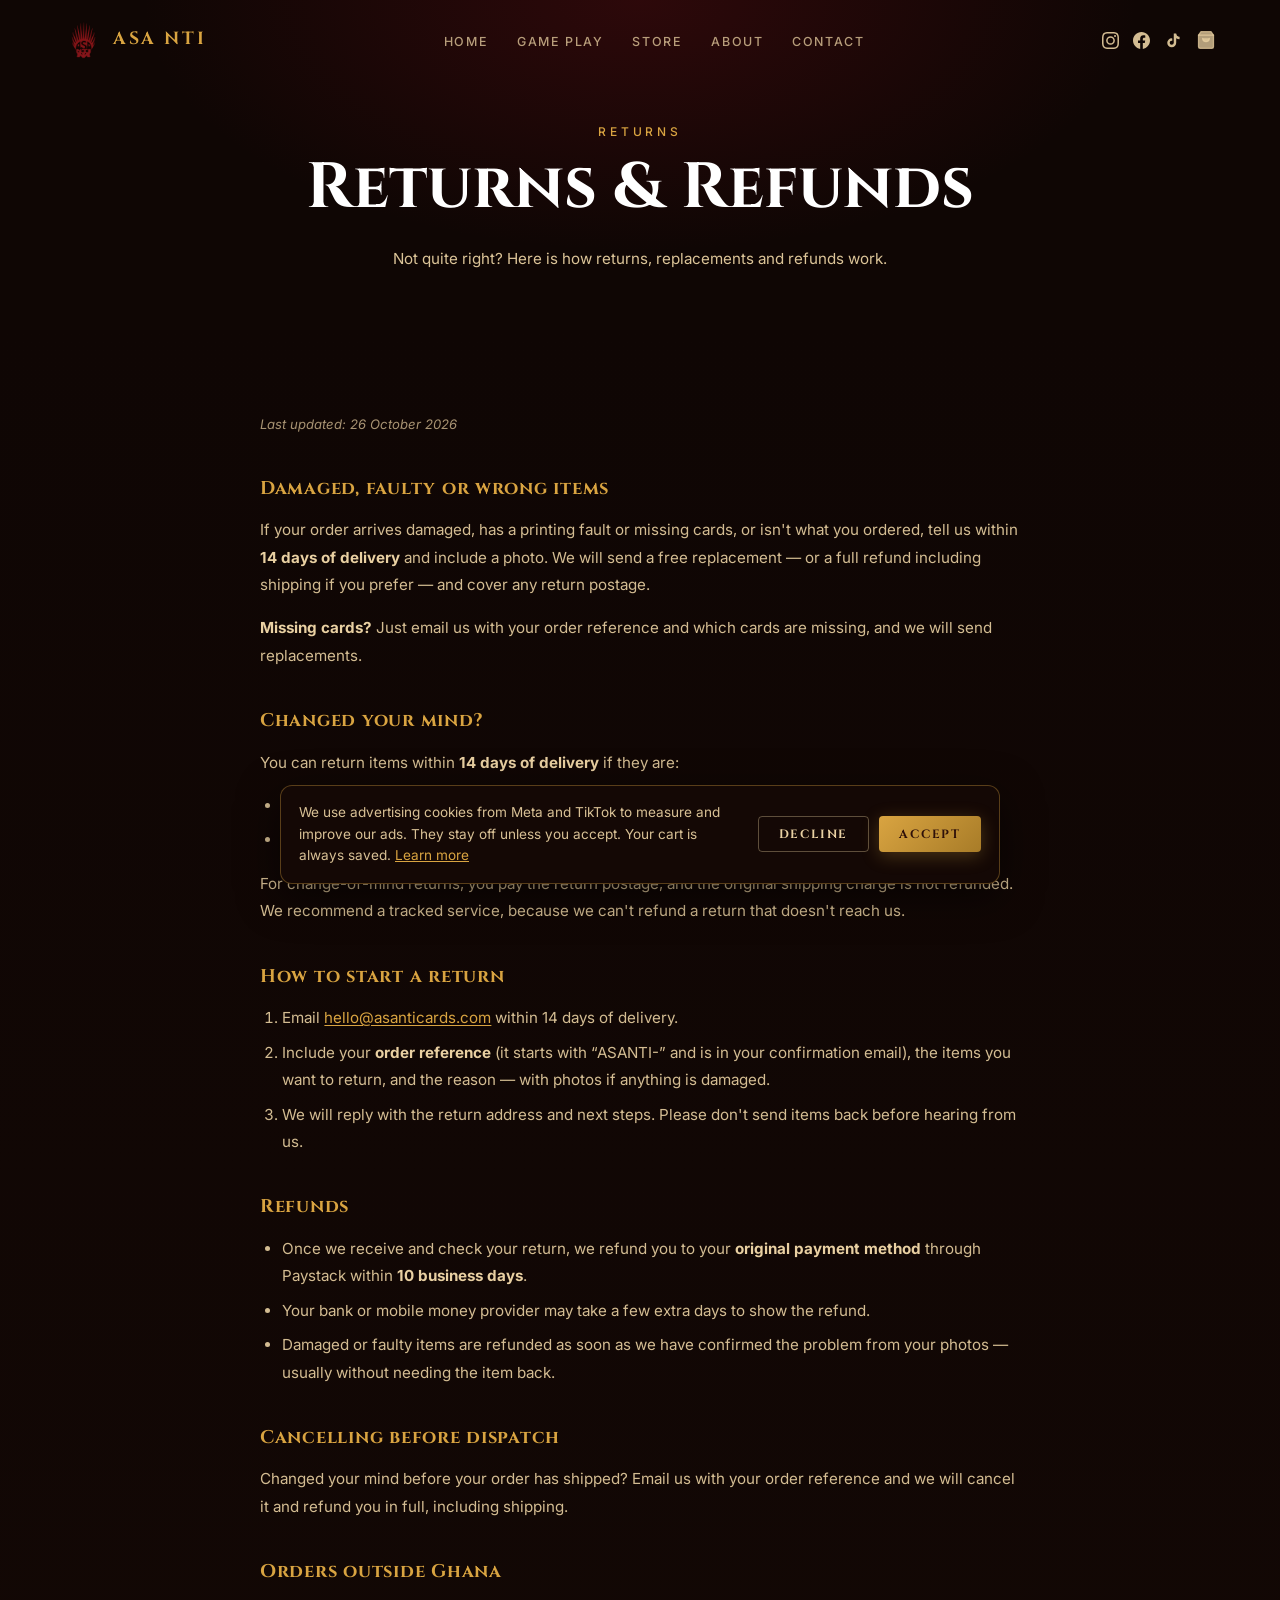
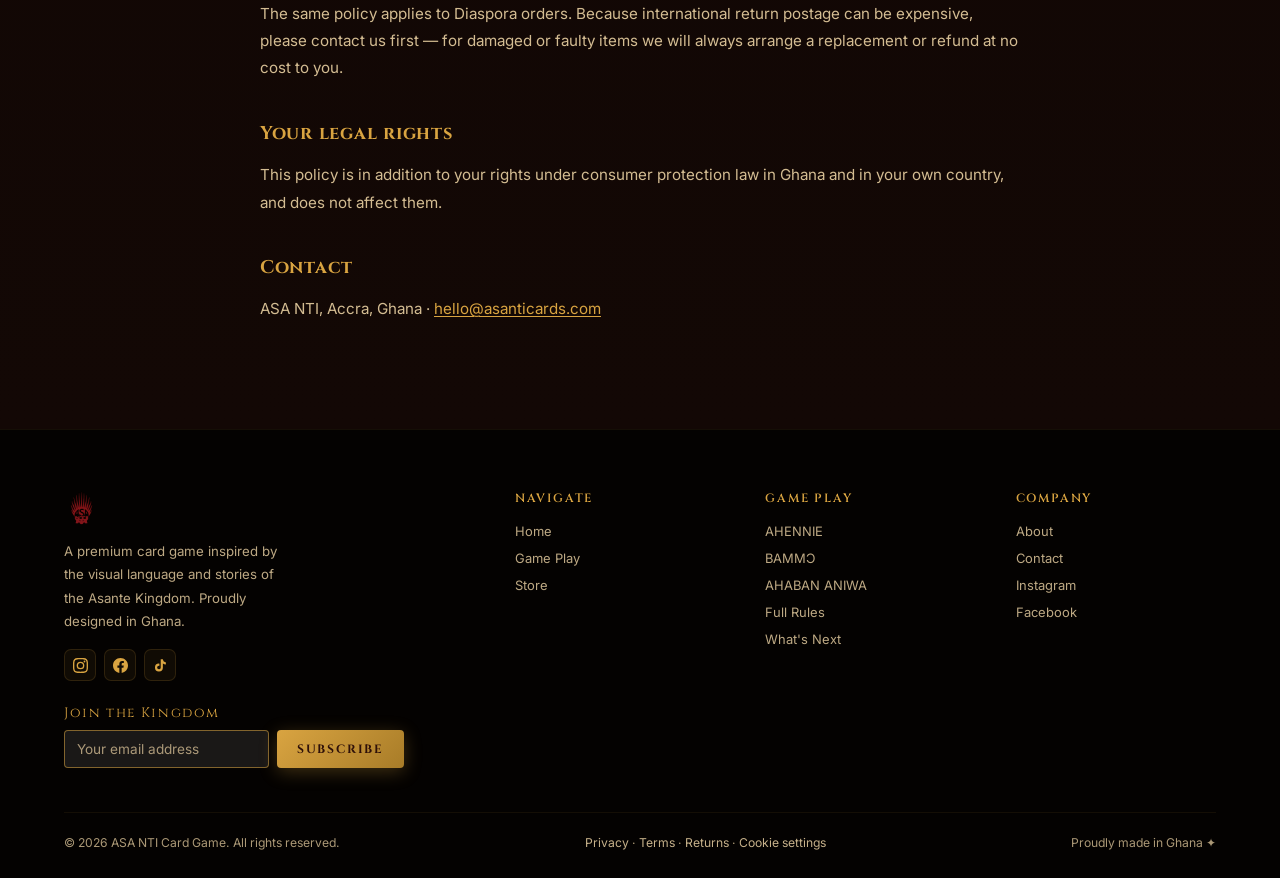
<file: returns.html>
<!DOCTYPE html>
<html lang="en">
<head>
<meta charset="UTF-8">
<meta name="viewport" content="width=device-width, initial-scale=1.0">
<title>Returns &amp; Refunds — ASA NTI</title>
<meta name="description" content="ASA NTI returns and refunds: 14 days to return unopened items, free replacement of damaged or faulty items, and how to start a return.">
<link rel="canonical" href="https://asanticards.com/returns.html">
<meta name="theme-color" content="#0A0302">
<link rel="icon" href="images/favicon.ico" sizes="any">
<link rel="icon" type="image/png" sizes="32x32" href="images/favicon-32.png">
<link rel="icon" type="image/png" sizes="192x192" href="images/favicon-192.png">
<link rel="apple-touch-icon" href="images/apple-touch-icon.png">
<meta property="og:type" content="website">
<meta property="og:site_name" content="ASA NTI">
<meta property="og:title" content="Returns &amp; Refunds — ASA NTI">
<meta property="og:description" content="ASA NTI returns and refunds: 14 days to return unopened items, free replacement of damaged or faulty items, and how to start a return.">
<meta property="og:url" content="https://asanticards.com/returns.html">
<meta property="og:image" content="https://asanticards.com/images/og-image.jpg">
<meta property="og:image:width" content="1200">
<meta property="og:image:height" content="630">
<meta property="og:image:alt" content="The ASA NTI card game box">
<meta name="twitter:card" content="summary_large_image">
<meta name="twitter:title" content="Returns &amp; Refunds — ASA NTI">
<meta name="twitter:description" content="ASA NTI returns and refunds: 14 days to return unopened items, free replacement of damaged or faulty items, and how to start a return.">
<meta name="twitter:image" content="https://asanticards.com/images/og-image.jpg">
<link rel="preconnect" href="https://fonts.googleapis.com">
<link rel="preconnect" href="https://fonts.gstatic.com" crossorigin>
<link href="https://fonts.googleapis.com/css2?family=Cinzel:wght@400;600;700;900&family=Cinzel+Decorative:wght@400;700&family=Inter:wght@300;400;500;600&display=swap" rel="stylesheet">
<script src="https://js.paystack.co/v2/inline.js" defer></script>
<link rel="stylesheet" href="css/main.css?v=20261029a">
</head>
<body>

<!-- MOBILE MENU -->
<div class="mobile-menu" id="mobileMenu">
  <button class="mobile-close" onclick="toggleMobile()">✕</button>
  <a href="index.html" onclick="toggleMobile()">Home</a>
  <a href="rules.html" onclick="toggleMobile()">Game Play</a>
  <a href="store.html" onclick="toggleMobile()">Store</a>
  <a href="about.html" onclick="toggleMobile()">About</a>
  <a href="contact.html" onclick="toggleMobile()">Contact</a>
</div>

<!-- NAV -->
<nav id="mainNav">
  <a class="nav-logo" href="index.html" aria-label="ASA NTI home"><img id="nav-logo-img" src="" alt="" style="height:42px;width:auto;object-fit:contain"><span class="nav-logo-text">ASA NTI</span></a>
  <ul class="nav-links">
    <li><a href="index.html" data-page="home">Home</a></li>
    <li><a href="rules.html" data-page="game">Game Play</a></li>
    <li><a href="store.html" data-page="store">Store</a></li>
    <li><a href="about.html" data-page="about">About</a></li>
    <li><a href="contact.html" data-page="contact">Contact</a></li>
  </ul>
  <div class="nav-social">
    <a href="https://www.instagram.com/asanticards/" target="_blank" aria-label="Instagram"><svg viewBox="0 0 24 24"><path d="M12 2.163c3.204 0 3.584.012 4.85.07 3.252.148 4.771 1.691 4.919 4.919.058 1.265.069 1.645.069 4.849 0 3.205-.012 3.584-.069 4.849-.149 3.225-1.664 4.771-4.919 4.919-1.266.058-1.644.07-4.85.07-3.204 0-3.584-.012-4.849-.07-3.26-.149-4.771-1.699-4.919-4.92-.058-1.265-.07-1.644-.07-4.849 0-3.204.013-3.583.07-4.849.149-3.227 1.664-4.771 4.919-4.919 1.266-.057 1.645-.069 4.849-.069zM12 0C8.741 0 8.333.014 7.053.072 2.695.272.273 2.69.073 7.052.014 8.333 0 8.741 0 12c0 3.259.014 3.668.072 4.948.2 4.358 2.618 6.78 6.98 6.98C8.333 23.986 8.741 24 12 24c3.259 0 3.668-.014 4.948-.072 4.354-.2 6.782-2.618 6.979-6.98.059-1.28.073-1.689.073-4.948 0-3.259-.014-3.667-.072-4.947-.196-4.354-2.617-6.78-6.979-6.98C15.668.014 15.259 0 12 0zm0 5.838a6.162 6.162 0 100 12.324 6.162 6.162 0 000-12.324zM12 16a4 4 0 110-8 4 4 0 010 8zm6.406-11.845a1.44 1.44 0 100 2.881 1.44 1.44 0 000-2.881z"/></svg></a>
    <a href="https://web.facebook.com/profile.php?id=61589211744830" target="_blank" aria-label="Facebook"><svg viewBox="0 0 24 24"><path d="M24 12.073c0-6.627-5.373-12-12-12s-12 5.373-12 12c0 5.99 4.388 10.954 10.125 11.854v-8.385H7.078v-3.47h3.047V9.43c0-3.007 1.792-4.669 4.533-4.669 1.312 0 2.686.235 2.686.235v2.953H15.83c-1.491 0-1.956.925-1.956 1.874v2.25h3.328l-.532 3.47h-2.796v8.385C19.612 23.027 24 18.062 24 12.073z"/></svg></a>
    <a href="https://www.tiktok.com/@asanticards" target="_blank" aria-label="TikTok"><svg viewBox="0 0 24 24"><path d="M19.59 6.69a4.83 4.83 0 01-3.77-4.25V2h-3.45v13.67a2.89 2.89 0 01-2.88 2.5 2.89 2.89 0 01-2.89-2.89 2.89 2.89 0 012.89-2.89c.28 0 .54.04.79.1V9.01a6.33 6.33 0 00-.79-.05 6.34 6.34 0 00-6.34 6.34 6.34 6.34 0 006.34 6.34 6.34 6.34 0 006.33-6.34V8.69a8.17 8.17 0 004.78 1.52V6.75a4.86 4.86 0 01-1.01-.06z"/></svg></a>
    <button class="cart-nav-btn" onclick="openCart()" aria-label="Cart">
      <svg viewBox="0 0 24 24" fill="none" stroke="currentColor" stroke-width="1.5" stroke-linecap="round" stroke-linejoin="round"><path d="M6 2L3 6v14a2 2 0 002 2h14a2 2 0 002-2V6l-3-4z"/><line x1="3" y1="6" x2="21" y2="6"/><path d="M16 10a4 4 0 01-8 0"/></svg>
      <span class="cart-badge" id="cartBadge">0</span>
    </button>
  </div>
  <button class="nav-toggle" onclick="toggleMobile()" aria-label="Menu"><span></span><span></span><span></span></button>
</nav>

<!-- ═══════════════════════ RETURNS & REFUNDS ═══════════════════════ -->
<div id="returns" class="page-section">
  <div class="page-hero">
    <div class="s-label">Returns</div>
    <h1 class="s-title hero-size">Returns &amp; Refunds</h1>
    <p class="s-body">Not quite right? Here is how returns, replacements and refunds work.</p>
  </div>

  <section style="background:linear-gradient(180deg,#0F0604,#130805)">
    <div class="section-wrap">
      <article class="legal">
<p class="legal-updated">Last updated: 26 October 2026</p>

<h2>Damaged, faulty or wrong items</h2>
<p>If your order arrives damaged, has a printing fault or missing cards, or isn't what you ordered, tell us within <strong>14 days of delivery</strong> and include a photo. We will send a free replacement — or a full refund including shipping if you prefer — and cover any return postage.</p>
<p><strong>Missing cards?</strong> Just email us with your order reference and which cards are missing, and we will send replacements.</p>

<h2>Changed your mind?</h2>
<p>You can return items within <strong>14 days of delivery</strong> if they are:</p>
<ul>
  <li>unused, and the card game is <strong>still sealed</strong> in its original packaging, and</li>
  <li>in the same condition you received them.</li>
</ul>
<p>For change-of-mind returns, you pay the return postage, and the original shipping charge is not refunded. We recommend a tracked service, because we can't refund a return that doesn't reach us.</p>

<h2>How to start a return</h2>
<ol>
  <li>Email <a href="mailto:hello@asanticards.com">hello@asanticards.com</a> within 14 days of delivery.</li>
  <li>Include your <strong>order reference</strong> (it starts with “ASANTI-” and is in your confirmation email), the items you want to return, and the reason — with photos if anything is damaged.</li>
  <li>We will reply with the return address and next steps. Please don't send items back before hearing from us.</li>
</ol>

<h2>Refunds</h2>
<ul>
  <li>Once we receive and check your return, we refund you to your <strong>original payment method</strong> through Paystack within <strong>10 business days</strong>.</li>
  <li>Your bank or mobile money provider may take a few extra days to show the refund.</li>
  <li>Damaged or faulty items are refunded as soon as we have confirmed the problem from your photos — usually without needing the item back.</li>
</ul>

<h2>Cancelling before dispatch</h2>
<p>Changed your mind before your order has shipped? Email us with your order reference and we will cancel it and refund you in full, including shipping.</p>

<h2>Orders outside Ghana</h2>
<p>The same policy applies to Diaspora orders. Because international return postage can be expensive, please contact us first — for damaged or faulty items we will always arrange a replacement or refund at no cost to you.</p>

<h2>Your legal rights</h2>
<p>This policy is in addition to your rights under consumer protection law in Ghana and in your own country, and does not affect them.</p>

<h2>Contact</h2>
<p>ASA NTI, Accra, Ghana · <a href="mailto:hello@asanticards.com">hello@asanticards.com</a></p>
      </article>
    </div>
  </section>
</div>

<!-- ═══════════════════════ CONTACT ═══════════════════════ -->

<!-- ═══════════════════════ FOOTER ═══════════════════════ -->
<footer>
  <div class="footer-inner">
    <div class="footer-top">
      <div class="footer-brand">
        <a class="nav-logo" href="index.html"><img id="nav-logo-img" src="" alt="ASA NTI" style="height:42px;width:auto;object-fit:contain"></a>
        <p>A premium card game inspired by the visual language and stories of the Asante Kingdom. Proudly designed in Ghana.</p>
        <div class="footer-social">
          <a href="https://www.instagram.com/asanticards/" target="_blank" class="footer-soc" aria-label="Instagram"><svg viewBox="0 0 24 24"><path d="M12 2.163c3.204 0 3.584.012 4.85.07 3.252.148 4.771 1.691 4.919 4.919.058 1.265.069 1.645.069 4.849 0 3.205-.012 3.584-.069 4.849-.149 3.225-1.664 4.771-4.919 4.919-1.266.058-1.644.07-4.85.07-3.204 0-3.584-.012-4.849-.07-3.26-.149-4.771-1.699-4.919-4.92-.058-1.265-.07-1.644-.07-4.849 0-3.204.013-3.583.07-4.849.149-3.227 1.664-4.771 4.919-4.919 1.266-.057 1.645-.069 4.849-.069zM12 0C8.741 0 8.333.014 7.053.072 2.695.272.273 2.69.073 7.052.014 8.333 0 8.741 0 12c0 3.259.014 3.668.072 4.948.2 4.358 2.618 6.78 6.98 6.98C8.333 23.986 8.741 24 12 24c3.259 0 3.668-.014 4.948-.072 4.354-.2 6.782-2.618 6.979-6.98.059-1.28.073-1.689.073-4.948 0-3.259-.014-3.667-.072-4.947-.196-4.354-2.617-6.78-6.979-6.98C15.668.014 15.259 0 12 0zm0 5.838a6.162 6.162 0 100 12.324 6.162 6.162 0 000-12.324zM12 16a4 4 0 110-8 4 4 0 010 8zm6.406-11.845a1.44 1.44 0 100 2.881 1.44 1.44 0 000-2.881z"/></svg></a>
          <a href="https://web.facebook.com/profile.php?id=61589211744830" target="_blank" class="footer-soc" aria-label="Facebook"><svg viewBox="0 0 24 24"><path d="M24 12.073c0-6.627-5.373-12-12-12s-12 5.373-12 12c0 5.99 4.388 10.954 10.125 11.854v-8.385H7.078v-3.47h3.047V9.43c0-3.007 1.792-4.669 4.533-4.669 1.312 0 2.686.235 2.686.235v2.953H15.83c-1.491 0-1.956.925-1.956 1.874v2.25h3.328l-.532 3.47h-2.796v8.385C19.612 23.027 24 18.062 24 12.073z"/></svg></a>
          <a href="https://www.tiktok.com/@asanticards" target="_blank" class="footer-soc" aria-label="TikTok"><svg viewBox="0 0 24 24"><path d="M19.59 6.69a4.83 4.83 0 01-3.77-4.25V2h-3.45v13.67a2.89 2.89 0 01-2.88 2.5 2.89 2.89 0 01-2.89-2.89 2.89 2.89 0 012.89-2.89c.28 0 .54.04.79.1V9.01a6.33 6.33 0 00-.79-.05 6.34 6.34 0 00-6.34 6.34 6.34 6.34 0 006.34 6.34 6.34 6.34 0 006.33-6.34V8.69a8.17 8.17 0 004.78 1.52V6.75a4.86 4.86 0 01-1.01-.06z"/></svg></a>
        </div>
        <div class="footer-nl">
          <div class="footer-nl-title">Join the Kingdom</div>
          <form class="nl-form" onsubmit="event.preventDefault();handleNewsletterSubmit(this)">
            <input class="nl-input" type="email" placeholder="Your email address" aria-label="Email address" autocomplete="email" required>
            <button class="btn btn-gold btn-sm" type="submit">Subscribe</button>
          </form>
        </div>
      </div>
      <div class="footer-col">
        <h4>Navigate</h4>
        <ul>
          <li><a href="index.html">Home</a></li>
          <li><a href="rules.html">Game Play</a></li>
          <li><a href="store.html">Store</a></li>
        </ul>
      </div>
      <div class="footer-col">
        <h4>Game Play</h4>
        <ul>
          <li><a href="rules.html">AHENNIE</a></li>
          <li><a href="rules.html">BAMMƆ</a></li>
          <li><a href="rules.html">AHABAN ANIWA</a></li>
          <li><a href="rules.html">Full Rules</a></li>
          <li><a href="rules.html">What's Next</a></li>
        </ul>
      </div>
      <div class="footer-col">
        <h4>Company</h4>
        <ul>
          <li><a href="about.html">About</a></li>
          <li><a href="contact.html">Contact</a></li>
          <li><a href="https://www.instagram.com/asanticards/" target="_blank">Instagram</a></li>
          <li><a href="https://web.facebook.com/profile.php?id=61589211744830" target="_blank">Facebook</a></li>
        </ul>
      </div>
    </div>
    <div class="footer-bottom">
      <span>© <span class="footer-year">2026</span> ASA NTI Card Game. All rights reserved.</span>
      <span class="footer-legal"><a href="privacy.html">Privacy</a> · <a href="terms.html">Terms</a> · <a href="returns.html">Returns</a> · <a href="#" onclick="openCookieSettings();return false;">Cookie settings</a></span>
      <span>Proudly made in Ghana ✦</span>
    </div>
  </div>
</footer>



<!-- ═══════════ CART DRAWER ═══════════ -->
<div class="cart-overlay" id="cartOverlay" onclick="closeCart()"></div>
<div class="cart-drawer" id="cartDrawer">
  <div class="cart-head">
    <div class="cart-title">Your Cart</div>
    <button class="cart-close" onclick="closeCart()"><svg viewBox="0 0 24 24"><path d="M18 6L6 18M6 6l12 12"/></svg></button>
  </div>
  <div class="cart-body" id="cartBody">
    <div class="cart-empty" id="cartEmpty">
      <svg viewBox="0 0 24 24"><path d="M6 2L3 6v14a2 2 0 002 2h14a2 2 0 002-2V6l-3-4z"/><line x1="3" y1="6" x2="21" y2="6"/><path d="M16 10a4 4 0 01-8 0"/></svg>
      <div>Your cart is empty</div>
      <div style="font-size:0.75rem;margin-top:6px;opacity:0.6">Add a product to get started</div>
    </div>
  </div>
  <div class="cart-foot" id="cartFoot" style="display:none">
    <div class="cart-subtotal"><span>Subtotal</span><span id="cartSubtotal">GH₵ 0</span></div>
    <div class="cart-subtotal"><span>Shipping</span><span id="cartShippingDisplay">Calculated at checkout</span></div>
    <div class="cart-total-row"><span>Total</span><span id="cartTotal">GH₵ 0</span></div>
    <button class="cart-checkout-btn" onclick="openCheckout()">Proceed to Checkout →</button>
    <p style="font-size:0.75rem;color:rgba(233,208,162,0.73);text-align:center;margin-top:10px">Secure payment via Paystack ✦ Delivery across Ghana &amp; worldwide</p>
  </div>
</div>

<!-- ═══════════ CHECKOUT MODAL ═══════════ -->
<div class="modal-overlay" id="checkoutOverlay">
  <div class="checkout-modal" id="checkoutModal">
    <div class="checkout-head">
      <div class="checkout-title" id="checkoutModalTitle">Checkout</div>
      <button class="cart-close" onclick="closeCheckout()"><svg viewBox="0 0 24 24"><path d="M18 6L6 18M6 6l12 12"/></svg></button>
    </div>
    <div id="checkoutContent">
      <div class="checkout-body">
        <div class="checkout-grid">
          <div class="co-section-title">Contact Details</div>
          <div class="co-field"><label class="co-label">First Name</label><input class="co-input" id="co_first" placeholder="Kwame" autocomplete="given-name"></div>
          <div class="co-field"><label class="co-label">Last Name</label><input class="co-input" id="co_last" placeholder="Mensah" autocomplete="family-name"></div>
          <div class="co-field full"><label class="co-label">Email Address</label><input class="co-input" id="co_email" type="email" placeholder="you@email.com" autocomplete="email"></div>
          <div class="co-field full"><label class="co-label">Phone Number</label><input class="co-input" id="co_phone" type="tel" placeholder="+233 24 000 0000" autocomplete="tel"></div>

          <div class="co-section-title">Delivery Address</div>
          <div class="co-field full"><label class="co-label">Street Address</label><input class="co-input" id="co_addr" placeholder="123 Independence Ave" autocomplete="street-address"></div>
          <div class="co-field"><label class="co-label">City</label><input class="co-input" id="co_city" placeholder="Accra" autocomplete="address-level2"></div>
          <div class="co-field"><label class="co-label">Country</label>
            <select class="co-input" id="co_country">
              <option value="GH">Ghana</option>
              <option value="NG">Nigeria</option>
              <option value="UK">United Kingdom</option>
              <option value="US">United States</option>
              <option value="CA">Canada</option>
              <option value="other">Other</option>
            </select>
          </div>

          <div class="co-section-title">Shipping Method</div>
          <div class="shipping-options">
            <div class="ship-opt selected" id="ship_standard" onclick="selectShipping('standard',50)">
              <div class="ship-opt-name">Standard</div>
              <div class="ship-opt-days">3–5 business days</div>
              <div class="ship-opt-price" id="ship_standard_price">GH₵ 50</div>
            </div>
            <div class="ship-opt" id="ship_express" onclick="selectShipping('express',80)">
              <div class="ship-opt-name">Express</div>
              <div class="ship-opt-days">1–2 business days</div>
              <div class="ship-opt-price" id="ship_express_price">GH₵ 80</div>
            </div>
            <div class="ship-opt" id="ship_diaspora" onclick="selectShipping('diaspora',200)">
              <div class="ship-opt-name">Diaspora</div>
              <div class="ship-opt-days">7–14 business days</div>
              <div class="ship-opt-price" id="ship_diaspora_price">GH₵ 200</div>
            </div>
          </div>

          <div class="co-section-title">Order Summary</div>
          <div class="co-order-summary">
            <div id="coOrderLines"></div>
            <div class="co-order-line"><span>Shipping</span><span id="coShippingLine">GH₵ 50</span></div>
            <div class="co-order-line total"><span>Total</span><span id="coTotal">GH₵ 0</span></div>
          </div>

          <button class="paystack-btn" id="paystackBtn" onclick="initiatePaystack()">
            <span>Pay Securely</span>
            <span class="paystack-logo">via PAYSTACK</span>
          </button>
          <p style="grid-column:1/-1;text-align:center;font-size:0.75rem;color:rgba(233,208,162,0.73);margin-top:-6px">256-bit SSL encryption · Your data is always protected</p>
        </div>
      </div>
    </div>
  </div>
</div>

<!-- ═══════════ TOAST CONTAINER ═══════════ -->
<div class="toast-wrap" id="toastWrap"></div>

<script src="js/main.js?v=20261029a"></script>
</body>
</file>
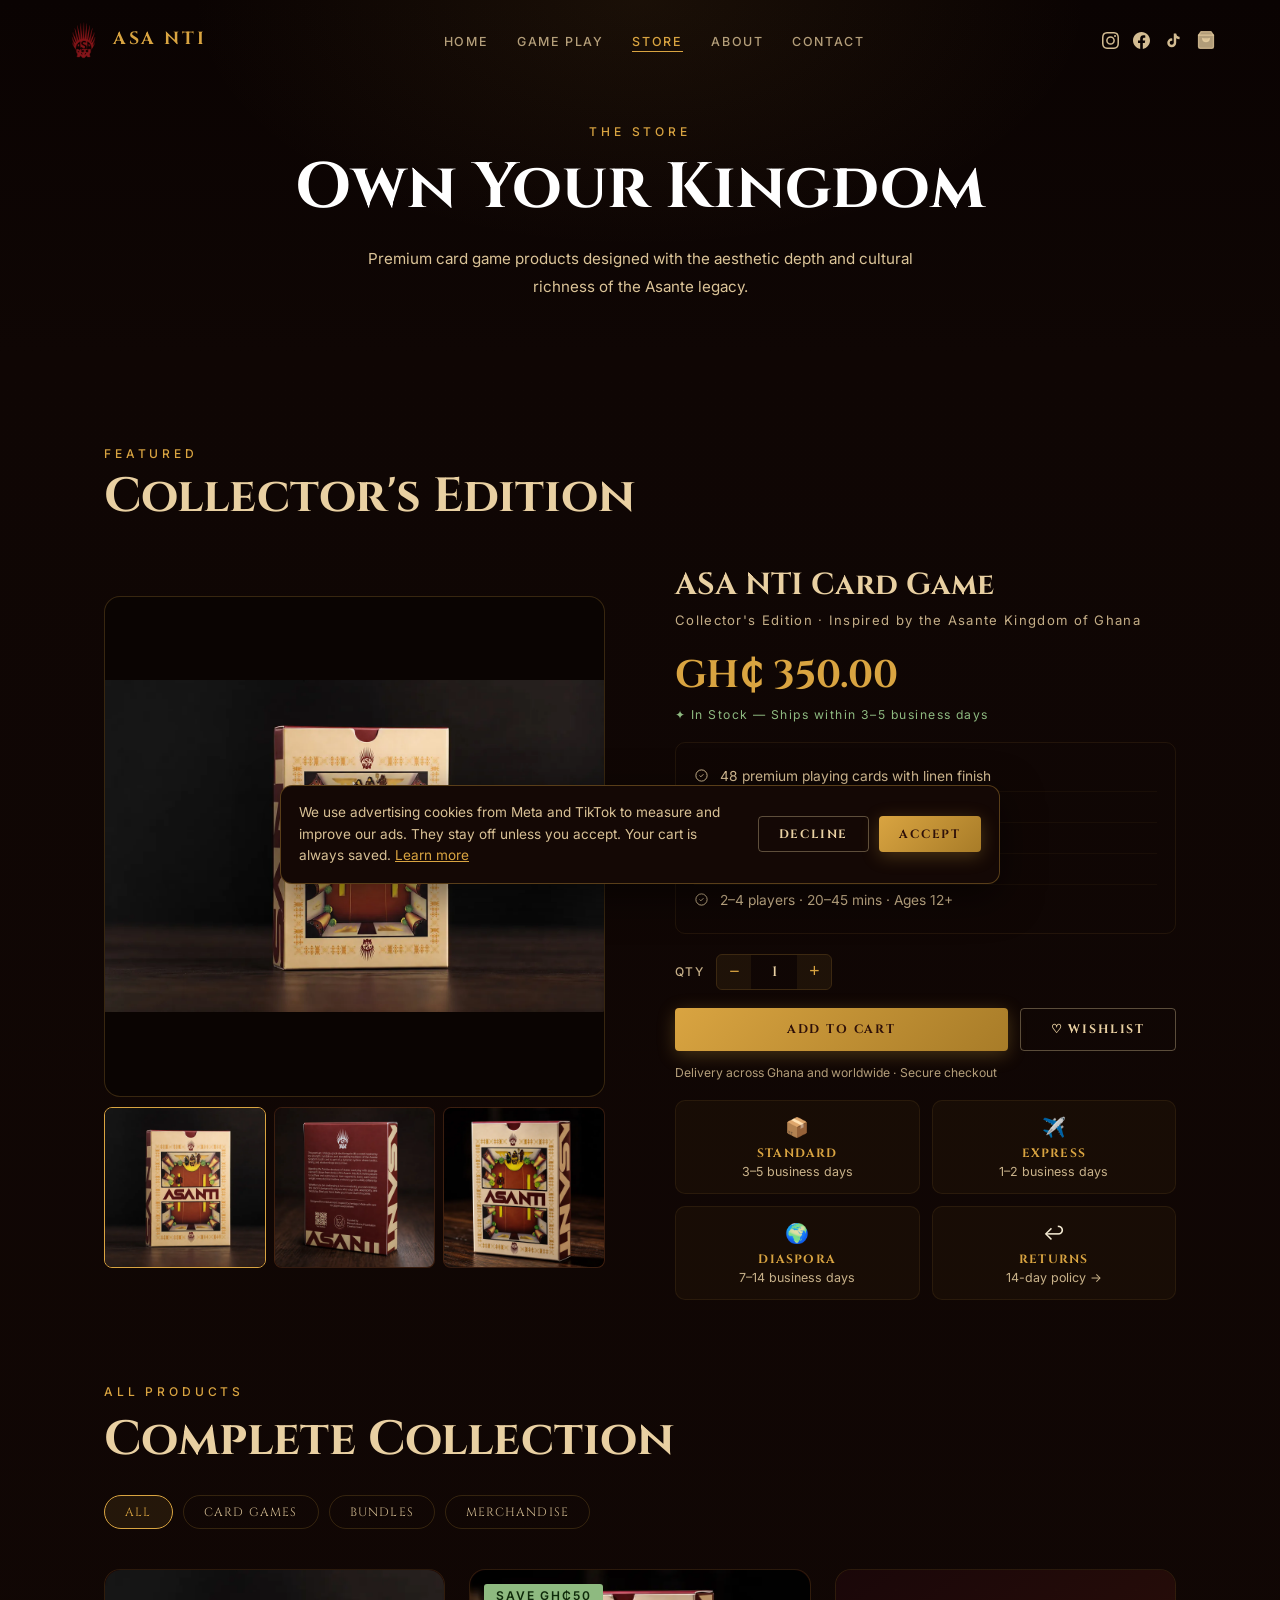
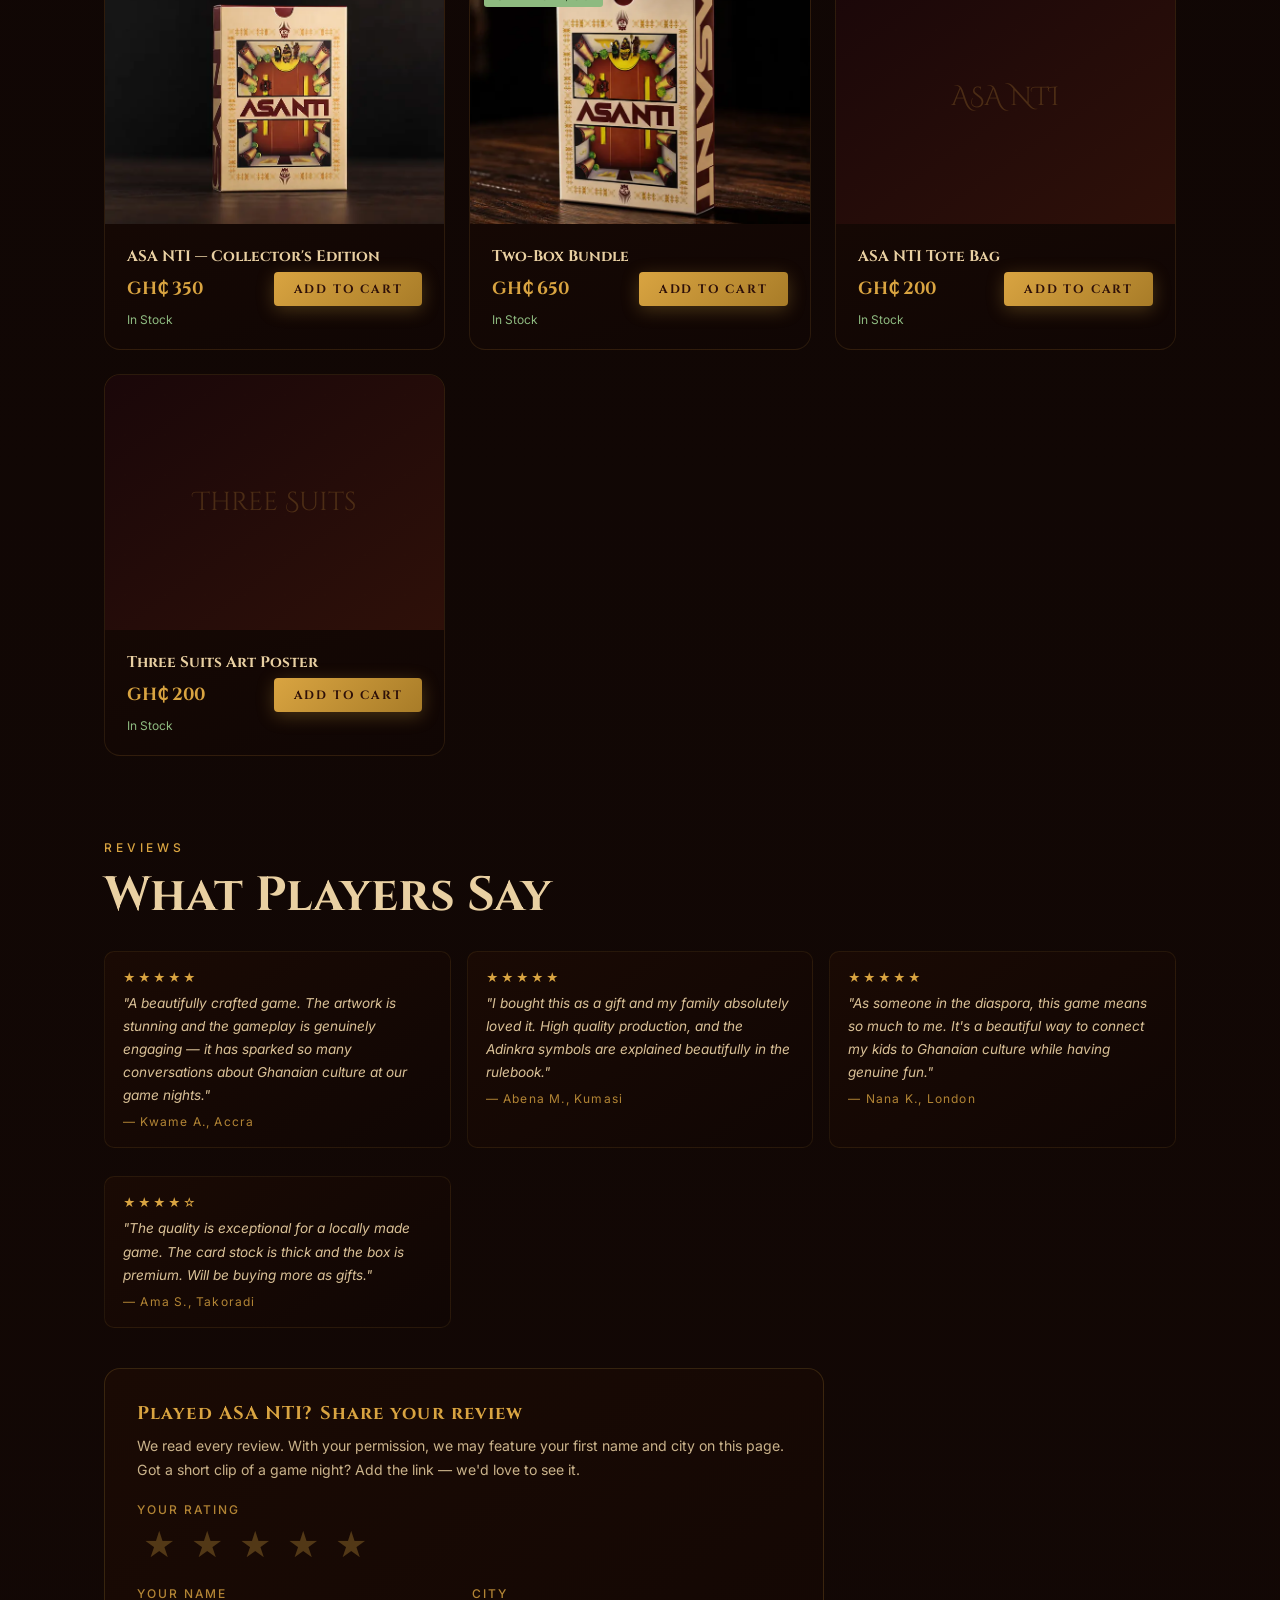
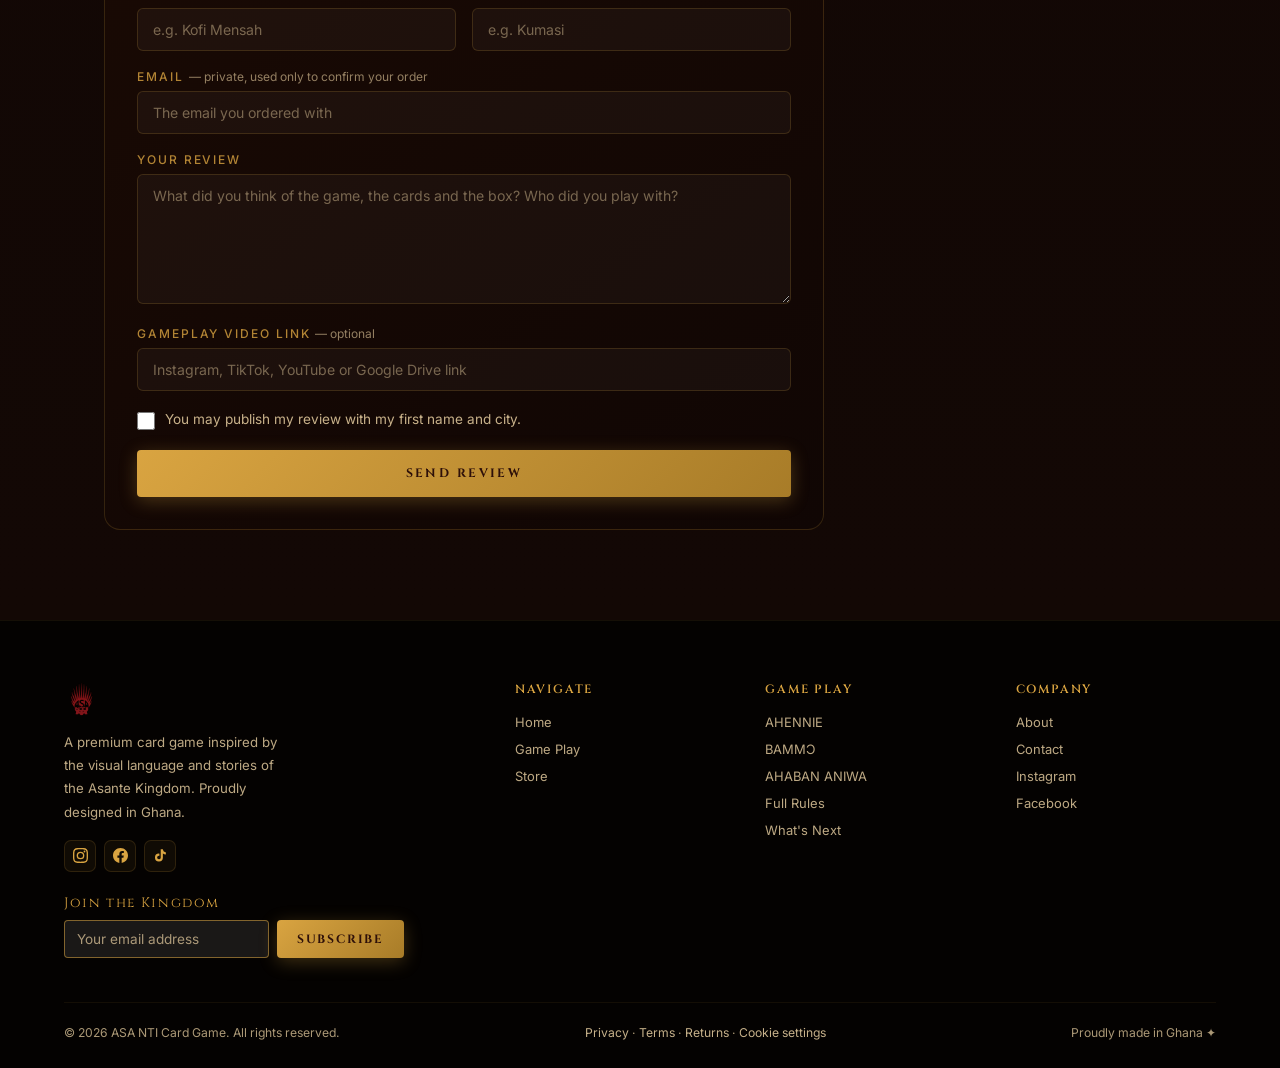
<file: store.html>
<!DOCTYPE html>
<html lang="en">
<head>
<meta charset="UTF-8">
<meta name="viewport" content="width=device-width, initial-scale=1.0">
<title>Store — ASA NTI Card Game</title>
<meta name="description" content="Buy the ASA NTI Collector's Edition card game, the Two-Box Bundle and merch. Delivery across Ghana and shipping worldwide.">
<link rel="canonical" href="https://asanticards.com/store.html">
<meta name="theme-color" content="#0A0302">
<link rel="icon" href="images/favicon.ico" sizes="any">
<link rel="icon" type="image/png" sizes="32x32" href="images/favicon-32.png">
<link rel="icon" type="image/png" sizes="192x192" href="images/favicon-192.png">
<link rel="apple-touch-icon" href="images/apple-touch-icon.png">
<meta property="og:type" content="website">
<meta property="og:site_name" content="ASA NTI">
<meta property="og:title" content="Store — ASA NTI Card Game">
<meta property="og:description" content="Buy the ASA NTI Collector's Edition card game, the Two-Box Bundle and merch. Delivery across Ghana and shipping worldwide.">
<meta property="og:url" content="https://asanticards.com/store.html">
<meta property="og:image" content="https://asanticards.com/images/og-image.jpg">
<meta property="og:image:width" content="1200">
<meta property="og:image:height" content="630">
<meta property="og:image:alt" content="The ASA NTI card game box">
<meta name="twitter:card" content="summary_large_image">
<meta name="twitter:title" content="Store — ASA NTI Card Game">
<meta name="twitter:description" content="Buy the ASA NTI Collector's Edition card game, the Two-Box Bundle and merch. Delivery across Ghana and shipping worldwide.">
<meta name="twitter:image" content="https://asanticards.com/images/og-image.jpg">
<link rel="preconnect" href="https://fonts.googleapis.com">
<link rel="preconnect" href="https://fonts.gstatic.com" crossorigin>
<link href="https://fonts.googleapis.com/css2?family=Cinzel:wght@400;600;700;900&family=Cinzel+Decorative:wght@400;700&family=Inter:wght@300;400;500;600&display=swap" rel="stylesheet">
<script src="https://js.paystack.co/v2/inline.js" defer></script>
<link rel="stylesheet" href="css/main.css?v=20261029a">
</head>
<body>

<!-- MOBILE MENU -->
<div class="mobile-menu" id="mobileMenu">
  <button class="mobile-close" onclick="toggleMobile()">✕</button>
  <a href="index.html" onclick="toggleMobile()">Home</a>
  <a href="rules.html" onclick="toggleMobile()">Game Play</a>
  <a href="store.html" onclick="toggleMobile()">Store</a>
  <a href="about.html" onclick="toggleMobile()">About</a>
  <a href="contact.html" onclick="toggleMobile()">Contact</a>
</div>

<!-- NAV -->
<nav id="mainNav">
  <a class="nav-logo" href="index.html" aria-label="ASA NTI home"><img id="nav-logo-img" src="" alt="" style="height:42px;width:auto;object-fit:contain"><span class="nav-logo-text">ASA NTI</span></a>
  <ul class="nav-links">
    <li><a href="index.html" data-page="home">Home</a></li>
    <li><a href="rules.html" data-page="game">Game Play</a></li>
    <li><a href="store.html" data-page="store" class="active">Store</a></li>
    <li><a href="about.html" data-page="about">About</a></li>
    <li><a href="contact.html" data-page="contact">Contact</a></li>
  </ul>
  <div class="nav-social">
    <a href="https://www.instagram.com/asanticards/" target="_blank" aria-label="Instagram"><svg viewBox="0 0 24 24"><path d="M12 2.163c3.204 0 3.584.012 4.85.07 3.252.148 4.771 1.691 4.919 4.919.058 1.265.069 1.645.069 4.849 0 3.205-.012 3.584-.069 4.849-.149 3.225-1.664 4.771-4.919 4.919-1.266.058-1.644.07-4.85.07-3.204 0-3.584-.012-4.849-.07-3.26-.149-4.771-1.699-4.919-4.92-.058-1.265-.07-1.644-.07-4.849 0-3.204.013-3.583.07-4.849.149-3.227 1.664-4.771 4.919-4.919 1.266-.057 1.645-.069 4.849-.069zM12 0C8.741 0 8.333.014 7.053.072 2.695.272.273 2.69.073 7.052.014 8.333 0 8.741 0 12c0 3.259.014 3.668.072 4.948.2 4.358 2.618 6.78 6.98 6.98C8.333 23.986 8.741 24 12 24c3.259 0 3.668-.014 4.948-.072 4.354-.2 6.782-2.618 6.979-6.98.059-1.28.073-1.689.073-4.948 0-3.259-.014-3.667-.072-4.947-.196-4.354-2.617-6.78-6.979-6.98C15.668.014 15.259 0 12 0zm0 5.838a6.162 6.162 0 100 12.324 6.162 6.162 0 000-12.324zM12 16a4 4 0 110-8 4 4 0 010 8zm6.406-11.845a1.44 1.44 0 100 2.881 1.44 1.44 0 000-2.881z"/></svg></a>
    <a href="https://web.facebook.com/profile.php?id=61589211744830" target="_blank" aria-label="Facebook"><svg viewBox="0 0 24 24"><path d="M24 12.073c0-6.627-5.373-12-12-12s-12 5.373-12 12c0 5.99 4.388 10.954 10.125 11.854v-8.385H7.078v-3.47h3.047V9.43c0-3.007 1.792-4.669 4.533-4.669 1.312 0 2.686.235 2.686.235v2.953H15.83c-1.491 0-1.956.925-1.956 1.874v2.25h3.328l-.532 3.47h-2.796v8.385C19.612 23.027 24 18.062 24 12.073z"/></svg></a>
    <a href="https://www.tiktok.com/@asanticards" target="_blank" aria-label="TikTok"><svg viewBox="0 0 24 24"><path d="M19.59 6.69a4.83 4.83 0 01-3.77-4.25V2h-3.45v13.67a2.89 2.89 0 01-2.88 2.5 2.89 2.89 0 01-2.89-2.89 2.89 2.89 0 012.89-2.89c.28 0 .54.04.79.1V9.01a6.33 6.33 0 00-.79-.05 6.34 6.34 0 00-6.34 6.34 6.34 6.34 0 006.34 6.34 6.34 6.34 0 006.33-6.34V8.69a8.17 8.17 0 004.78 1.52V6.75a4.86 4.86 0 01-1.01-.06z"/></svg></a>
    <button class="cart-nav-btn" onclick="openCart()" aria-label="Cart">
      <svg viewBox="0 0 24 24" fill="none" stroke="currentColor" stroke-width="1.5" stroke-linecap="round" stroke-linejoin="round"><path d="M6 2L3 6v14a2 2 0 002 2h14a2 2 0 002-2V6l-3-4z"/><line x1="3" y1="6" x2="21" y2="6"/><path d="M16 10a4 4 0 01-8 0"/></svg>
      <span class="cart-badge" id="cartBadge">0</span>
    </button>
  </div>
  <button class="nav-toggle" onclick="toggleMobile()" aria-label="Menu"><span></span><span></span><span></span></button>
</nav>

<!-- ═══════════════════════ HOME ═══════════════════════ -->
<div id="store" class="page-section">
  <div class="page-hero store-hero">
    <div class="s-label">The Store</div>
    <h1 class="s-title hero-size">Own Your Kingdom</h1>
    <p class="s-body">Premium card game products designed with the aesthetic depth and cultural richness of the Asante legacy.</p>
  </div>

  <section style="background:linear-gradient(180deg,#0F0604,#130805)">
    <div class="section-wrap">

      <!-- FEATURED PRODUCT -->
      <div class="s-label" style="margin-bottom:0.5rem">Featured</div>
      <h2 class="s-title" style="margin-bottom:40px">Collector's Edition</h2>
      <div class="featured-product reveal">
        <div class="product-gallery-wrap">
          <div class="product-main-display" style="background:#0a0402;overflow:hidden;display:flex;align-items:center;justify-content:center;">
            <img id="mainProductImg" src="images/box-front.webp" alt="ASA NTI — Front" style="width:100%;height:100%;object-fit:contain;display:block;transition:opacity 0.25s ease;">
          </div>
          <div class="product-thumbs">
            <div class="p-thumb active" onclick="switchImg(this,'images/box-front.webp','ASA NTI — Front')" style="overflow:hidden;cursor:pointer;">
              <img src="images/box-front.webp" alt="Front" style="width:100%;height:100%;object-fit:cover;border-radius:6px;">
            </div>
            <div class="p-thumb" onclick="switchImg(this,'images/box-back.webp','ASA NTI — Back')" style="overflow:hidden;cursor:pointer;">
              <img src="images/box-back.webp" alt="Back" style="width:100%;height:100%;object-fit:cover;border-radius:6px;">
            </div>
            <div class="p-thumb" onclick="switchImg(this,'images/box-angle.webp','ASA NTI — Angle')" style="overflow:hidden;cursor:pointer;">
              <img src="images/box-angle.webp" alt="Angle" style="width:100%;height:100%;object-fit:cover;border-radius:6px;">
            </div>
          </div>
        </div>
        <div class="p-info">
          <h1>ASA NTI Card Game</h1>
          <p class="tagline">Collector's Edition · Inspired by the Asante Kingdom of Ghana</p>
          <div class="p-price"><span data-product-price="collectors">GH₵ 350.00</span></div>
          <p class="p-stock">✦ In Stock — Ships within 3–5 business days</p>
          <div class="p-features">
            <div class="p-feat"><svg viewBox="0 0 24 24"><path d="M9 12l2 2 4-4m6 2a9 9 0 11-18 0 9 9 0 0118 0z" fill="none" stroke="currentColor" stroke-width="1.5"/></svg>48 premium playing cards with linen finish</div>
            <div class="p-feat"><svg viewBox="0 0 24 24"><path d="M9 12l2 2 4-4m6 2a9 9 0 11-18 0 9 9 0 0118 0z" fill="none" stroke="currentColor" stroke-width="1.5"/></svg>3 Adinkra symbol suits — Gold, Red, Green</div>
            <div class="p-feat"><svg viewBox="0 0 24 24"><path d="M9 12l2 2 4-4m6 2a9 9 0 11-18 0 9 9 0 0118 0z" fill="none" stroke="currentColor" stroke-width="1.5"/></svg>Illustrated 24-page rulebook</div>
            <div class="p-feat"><svg viewBox="0 0 24 24"><path d="M9 12l2 2 4-4m6 2a9 9 0 11-18 0 9 9 0 0118 0z" fill="none" stroke="currentColor" stroke-width="1.5"/></svg>Luxury rigid-lid box with foil embossing</div>
            <div class="p-feat"><svg viewBox="0 0 24 24"><path d="M9 12l2 2 4-4m6 2a9 9 0 11-18 0 9 9 0 0118 0z" fill="none" stroke="currentColor" stroke-width="1.5"/></svg>2–4 players · 20–45 mins · Ages 12+</div>
          </div>
          <div class="qty-row"><span class="qty-label">QTY</span><div class="qty-ctrl"><button class="qty-btn" onclick="changeQty(-1)">−</button><span class="qty-num" id="qtyNum">1</span><button class="qty-btn" onclick="changeQty(1)">+</button></div></div>
          <div style="display:flex;gap:12px;flex-wrap:wrap">
            <button class="btn btn-gold" style="flex:1;min-width:170px" onclick="addToCart('collectors','ASA NTI — Collector\'s Edition',getProductPrice('collectors'),document.getElementById('qtyNum').textContent)">Add to Cart</button>
            <button class="btn btn-outline">♡ Wishlist</button>
          </div>
          <p style="font-size:0.76rem;color:rgba(233,208,162,0.75);margin-top:14px">Delivery across Ghana and worldwide · Secure checkout</p>
          <div class="shipping-info">
            <div class="ship-item"><span class="ship-icon">📦</span><div class="ship-label">Standard</div><div class="ship-val">3–5 business days</div></div>
            <div class="ship-item"><span class="ship-icon">✈️</span><div class="ship-label">Express</div><div class="ship-val">1–2 business days</div></div>
            <div class="ship-item"><span class="ship-icon">🌍</span><div class="ship-label">Diaspora</div><div class="ship-val">7–14 business days</div></div>
            <a class="ship-item ship-item-link" href="returns.html"><span class="ship-icon">↩️</span><div class="ship-label">Returns</div><div class="ship-val">14-day policy →</div></a>
          </div>
        </div>
      </div>

      <!-- MORE PRODUCTS -->
      <div style="margin-top:80px" class="reveal">
        <div class="s-label">All Products</div>
        <h2 class="s-title" style="margin-bottom:28px">Complete Collection</h2>
        <div class="store-filters">
          <button class="filter-btn active" onclick="filterProducts(this,'all')">All</button>
          <button class="filter-btn" onclick="filterProducts(this,'game')">Card Games</button>
          <button class="filter-btn" onclick="filterProducts(this,'bundle')">Bundles</button>
          <button class="filter-btn" onclick="filterProducts(this,'merch')">Merchandise</button>
        </div>
        <div class="products-grid" id="productsGrid">
          <!-- Skeleton cards shown before JS renders API products -->
          <div class="product-card" style="opacity:0.3;pointer-events:none">
            <div class="product-img" style="background:#1A0709"></div>
            <div class="product-body"><div class="product-title" style="background:rgba(217,164,65,0.1);height:16px;border-radius:4px;margin-bottom:8px"></div><div style="background:rgba(217,164,65,0.07);height:12px;border-radius:4px"></div></div>
          </div>
          <div class="product-card" style="opacity:0.2;pointer-events:none">
            <div class="product-img" style="background:#1A0709"></div>
            <div class="product-body"><div class="product-title" style="background:rgba(217,164,65,0.1);height:16px;border-radius:4px;margin-bottom:8px"></div><div style="background:rgba(217,164,65,0.07);height:12px;border-radius:4px"></div></div>
          </div>
          <div class="product-card" style="opacity:0.1;pointer-events:none">
            <div class="product-img" style="background:#1A0709"></div>
            <div class="product-body"><div class="product-title" style="background:rgba(217,164,65,0.1);height:16px;border-radius:4px;margin-bottom:8px"></div><div style="background:rgba(217,164,65,0.07);height:12px;border-radius:4px"></div></div>
          </div>
        </div>
      </div>

      <!-- REVIEWS -->
      <div style="margin-top:80px" class="reveal">
        <div class="s-label">Reviews</div>
        <h2 class="s-title" style="margin-bottom:28px">What Players Say</h2>
        <div style="display:grid;grid-template-columns:repeat(auto-fit,minmax(280px,1fr));gap:16px">
          <div class="review-card"><div class="review-stars">★★★★★</div><p class="review-text">"A beautifully crafted game. The artwork is stunning and the gameplay is genuinely engaging — it has sparked so many conversations about Ghanaian culture at our game nights."</p><div class="review-author">— Kwame A., Accra</div></div>
          <div class="review-card"><div class="review-stars">★★★★★</div><p class="review-text">"I bought this as a gift and my family absolutely loved it. High quality production, and the Adinkra symbols are explained beautifully in the rulebook."</p><div class="review-author">— Abena M., Kumasi</div></div>
          <div class="review-card"><div class="review-stars">★★★★★</div><p class="review-text">"As someone in the diaspora, this game means so much to me. It's a beautiful way to connect my kids to Ghanaian culture while having genuine fun."</p><div class="review-author">— Nana K., London</div></div>
          <div class="review-card"><div class="review-stars">★★★★☆</div><p class="review-text">"The quality is exceptional for a locally made game. The card stock is thick and the box is premium. Will be buying more as gifts."</p><div class="review-author">— Ama S., Takoradi</div></div>
        </div>
        <div class="review-form-card" id="leave-review">
          <h3 class="review-form-title">Played ASA NTI? Share your review</h3>
          <p class="review-form-intro">We read every review. With your permission, we may feature your first name and city on this page. Got a short clip of a game night? Add the link — we'd love to see it.</p>
          <form id="reviewForm" onsubmit="event.preventDefault();handleReviewSubmit(this)">
            <div class="form-group">
              <span class="form-label" id="rvRatingLabel">Your rating</span>
              <div class="star-input" role="radiogroup" aria-labelledby="rvRatingLabel">
                <input type="radio" id="rv5" name="rating" value="5"><label for="rv5" title="5 stars" aria-label="5 stars">★</label>
                <input type="radio" id="rv4" name="rating" value="4"><label for="rv4" title="4 stars" aria-label="4 stars">★</label>
                <input type="radio" id="rv3" name="rating" value="3"><label for="rv3" title="3 stars" aria-label="3 stars">★</label>
                <input type="radio" id="rv2" name="rating" value="2"><label for="rv2" title="2 stars" aria-label="2 stars">★</label>
                <input type="radio" id="rv1" name="rating" value="1"><label for="rv1" title="1 star" aria-label="1 star">★</label>
              </div>
            </div>
            <div class="form-row">
              <div class="form-group"><label class="form-label" for="rvName">Your name</label><input id="rvName" name="name" class="form-input" maxlength="60" autocomplete="name" placeholder="e.g. Kofi Mensah" required></div>
              <div class="form-group"><label class="form-label" for="rvCity">City</label><input id="rvCity" name="city" class="form-input" maxlength="60" autocomplete="address-level2" placeholder="e.g. Kumasi" required></div>
            </div>
            <div class="form-group"><label class="form-label" for="rvEmail">Email <span class="form-hint">— private, used only to confirm your order</span></label><input id="rvEmail" name="email" type="email" class="form-input" autocomplete="email" placeholder="The email you ordered with" required></div>
            <div class="form-group"><label class="form-label" for="rvText">Your review</label><textarea id="rvText" name="review" class="form-textarea" minlength="10" maxlength="1500" placeholder="What did you think of the game, the cards and the box? Who did you play with?" required></textarea></div>
            <div class="form-group"><label class="form-label" for="rvVideo">Gameplay video link <span class="form-hint">— optional</span></label><input id="rvVideo" name="video_link" type="url" class="form-input" placeholder="Instagram, TikTok, YouTube or Google Drive link"></div>
            <label class="review-consent"><input type="checkbox" name="consent" required> You may publish my review with my first name and city.</label>
            <button type="submit" class="btn btn-gold review-submit">Send Review</button>
          </form>
        </div>
      </div>

    </div>
  </section>
</div>

<!-- ═══════════════════════ COMMUNITY ═══════════════════════ -->

<!-- ═══════════════════════ FOOTER ═══════════════════════ -->
<footer>
  <div class="footer-inner">
    <div class="footer-top">
      <div class="footer-brand">
        <a class="nav-logo" href="index.html"><img id="nav-logo-img" src="" alt="ASA NTI" style="height:42px;width:auto;object-fit:contain"></a>
        <p>A premium card game inspired by the visual language and stories of the Asante Kingdom. Proudly designed in Ghana.</p>
        <div class="footer-social">
          <a href="https://www.instagram.com/asanticards/" target="_blank" class="footer-soc" aria-label="Instagram"><svg viewBox="0 0 24 24"><path d="M12 2.163c3.204 0 3.584.012 4.85.07 3.252.148 4.771 1.691 4.919 4.919.058 1.265.069 1.645.069 4.849 0 3.205-.012 3.584-.069 4.849-.149 3.225-1.664 4.771-4.919 4.919-1.266.058-1.644.07-4.85.07-3.204 0-3.584-.012-4.849-.07-3.26-.149-4.771-1.699-4.919-4.92-.058-1.265-.07-1.644-.07-4.849 0-3.204.013-3.583.07-4.849.149-3.227 1.664-4.771 4.919-4.919 1.266-.057 1.645-.069 4.849-.069zM12 0C8.741 0 8.333.014 7.053.072 2.695.272.273 2.69.073 7.052.014 8.333 0 8.741 0 12c0 3.259.014 3.668.072 4.948.2 4.358 2.618 6.78 6.98 6.98C8.333 23.986 8.741 24 12 24c3.259 0 3.668-.014 4.948-.072 4.354-.2 6.782-2.618 6.979-6.98.059-1.28.073-1.689.073-4.948 0-3.259-.014-3.667-.072-4.947-.196-4.354-2.617-6.78-6.979-6.98C15.668.014 15.259 0 12 0zm0 5.838a6.162 6.162 0 100 12.324 6.162 6.162 0 000-12.324zM12 16a4 4 0 110-8 4 4 0 010 8zm6.406-11.845a1.44 1.44 0 100 2.881 1.44 1.44 0 000-2.881z"/></svg></a>
          <a href="https://web.facebook.com/profile.php?id=61589211744830" target="_blank" class="footer-soc" aria-label="Facebook"><svg viewBox="0 0 24 24"><path d="M24 12.073c0-6.627-5.373-12-12-12s-12 5.373-12 12c0 5.99 4.388 10.954 10.125 11.854v-8.385H7.078v-3.47h3.047V9.43c0-3.007 1.792-4.669 4.533-4.669 1.312 0 2.686.235 2.686.235v2.953H15.83c-1.491 0-1.956.925-1.956 1.874v2.25h3.328l-.532 3.47h-2.796v8.385C19.612 23.027 24 18.062 24 12.073z"/></svg></a>
          <a href="https://www.tiktok.com/@asanticards" target="_blank" class="footer-soc" aria-label="TikTok"><svg viewBox="0 0 24 24"><path d="M19.59 6.69a4.83 4.83 0 01-3.77-4.25V2h-3.45v13.67a2.89 2.89 0 01-2.88 2.5 2.89 2.89 0 01-2.89-2.89 2.89 2.89 0 012.89-2.89c.28 0 .54.04.79.1V9.01a6.33 6.33 0 00-.79-.05 6.34 6.34 0 00-6.34 6.34 6.34 6.34 0 006.34 6.34 6.34 6.34 0 006.33-6.34V8.69a8.17 8.17 0 004.78 1.52V6.75a4.86 4.86 0 01-1.01-.06z"/></svg></a>
        </div>
        <div class="footer-nl">
          <div class="footer-nl-title">Join the Kingdom</div>
          <form class="nl-form" onsubmit="event.preventDefault();handleNewsletterSubmit(this)">
            <input class="nl-input" type="email" placeholder="Your email address" aria-label="Email address" autocomplete="email" required>
            <button class="btn btn-gold btn-sm" type="submit">Subscribe</button>
          </form>
        </div>
      </div>
      <div class="footer-col">
        <h4>Navigate</h4>
        <ul>
          <li><a href="index.html">Home</a></li>
          <li><a href="rules.html">Game Play</a></li>
          <li><a href="store.html">Store</a></li>
        </ul>
      </div>
      <div class="footer-col">
        <h4>Game Play</h4>
        <ul>
          <li><a href="rules.html">AHENNIE</a></li>
          <li><a href="rules.html">BAMMƆ</a></li>
          <li><a href="rules.html">AHABAN ANIWA</a></li>
          <li><a href="rules.html">Full Rules</a></li>
          <li><a href="rules.html">What's Next</a></li>
        </ul>
      </div>
      <div class="footer-col">
        <h4>Company</h4>
        <ul>
          <li><a href="about.html">About</a></li>
          <li><a href="contact.html">Contact</a></li>
          <li><a href="https://www.instagram.com/asanticards/" target="_blank">Instagram</a></li>
          <li><a href="https://web.facebook.com/profile.php?id=61589211744830" target="_blank">Facebook</a></li>
        </ul>
      </div>
    </div>
    <div class="footer-bottom">
      <span>© <span class="footer-year">2026</span> ASA NTI Card Game. All rights reserved.</span>
      <span class="footer-legal"><a href="privacy.html">Privacy</a> · <a href="terms.html">Terms</a> · <a href="returns.html">Returns</a> · <a href="#" onclick="openCookieSettings();return false;">Cookie settings</a></span>
      <span>Proudly made in Ghana ✦</span>
    </div>
  </div>
</footer>



<!-- ═══════════ CART DRAWER ═══════════ -->
<div class="cart-overlay" id="cartOverlay" onclick="closeCart()"></div>
<div class="cart-drawer" id="cartDrawer">
  <div class="cart-head">
    <div class="cart-title">Your Cart</div>
    <button class="cart-close" onclick="closeCart()"><svg viewBox="0 0 24 24"><path d="M18 6L6 18M6 6l12 12"/></svg></button>
  </div>
  <div class="cart-body" id="cartBody">
    <div class="cart-empty" id="cartEmpty">
      <svg viewBox="0 0 24 24"><path d="M6 2L3 6v14a2 2 0 002 2h14a2 2 0 002-2V6l-3-4z"/><line x1="3" y1="6" x2="21" y2="6"/><path d="M16 10a4 4 0 01-8 0"/></svg>
      <div>Your cart is empty</div>
      <div style="font-size:0.75rem;margin-top:6px;opacity:0.6">Add a product to get started</div>
    </div>
  </div>
  <div class="cart-foot" id="cartFoot" style="display:none">
    <div class="cart-subtotal"><span>Subtotal</span><span id="cartSubtotal">GH₵ 50</span></div>
    <div class="cart-subtotal"><span>Shipping</span><span id="cartShippingDisplay">Calculated at checkout</span></div>
    <div class="cart-total-row"><span>Total</span><span id="cartTotal">GH₵ 0</span></div>
    <button class="cart-checkout-btn" onclick="openCheckout()">Proceed to Checkout →</button>
    <p style="font-size:0.75rem;color:rgba(233,208,162,0.73);text-align:center;margin-top:10px">Secure payment via Paystack ✦ Delivery across Ghana &amp; worldwide</p>
  </div>
</div>

<!-- ═══════════ CHECKOUT MODAL ═══════════ -->
<div class="modal-overlay" id="checkoutOverlay">
  <div class="checkout-modal" id="checkoutModal">
    <div class="checkout-head">
      <div class="checkout-title" id="checkoutModalTitle">Checkout</div>
      <button class="cart-close" onclick="closeCheckout()"><svg viewBox="0 0 24 24"><path d="M18 6L6 18M6 6l12 12"/></svg></button>
    </div>
    <div id="checkoutContent">
      <div class="checkout-body">
        <div class="checkout-grid">
          <div class="co-section-title">Contact Details</div>
          <div class="co-field"><label class="co-label">First Name</label><input class="co-input" id="co_first" placeholder="Kwame" autocomplete="given-name"></div>
          <div class="co-field"><label class="co-label">Last Name</label><input class="co-input" id="co_last" placeholder="Mensah" autocomplete="family-name"></div>
          <div class="co-field full"><label class="co-label">Email Address</label><input class="co-input" id="co_email" type="email" placeholder="you@email.com" autocomplete="email"></div>
          <div class="co-field full"><label class="co-label">Phone Number</label><input class="co-input" id="co_phone" type="tel" placeholder="+233 24 000 0000" autocomplete="tel"></div>

          <div class="co-section-title">Delivery Address</div>
          <div class="co-field full"><label class="co-label">Street Address</label><input class="co-input" id="co_addr" placeholder="123 Independence Ave" autocomplete="street-address"></div>
          <div class="co-field"><label class="co-label">City</label><input class="co-input" id="co_city" placeholder="Accra" autocomplete="address-level2"></div>
          <div class="co-field"><label class="co-label">Country</label>
            <select class="co-input" id="co_country">
              <option value="GH">Ghana</option>
              <option value="NG">Nigeria</option>
              <option value="UK">United Kingdom</option>
              <option value="US">United States</option>
              <option value="CA">Canada</option>
              <option value="other">Other</option>
            </select>
          </div>

          <div class="co-section-title">Shipping Method</div>
          <div
            id="dynamicShippingOptions"
            class="shipping-options"
          >
            <div class="ship-loading">
              Loading shipping options...
            </div>
          </div>

          <div class="co-section-title">Order Summary</div>
          <div class="co-order-summary">
            <div id="coOrderLines"></div>
            <div class="co-order-line"><span>Shipping</span><span id="coShippingLine">GH₵ 50</span></div>
            <div class="co-order-line total"><span>Total</span><span id="coTotal">GH₵ 0</span></div>
          </div>

          <button class="paystack-btn" id="paystackBtn" onclick="initiatePaystack()">
            <span>Pay Securely</span>
            <span class="paystack-logo">via PAYSTACK</span>
          </button>
          <p style="grid-column:1/-1;text-align:center;font-size:0.75rem;color:rgba(233,208,162,0.73);margin-top:-6px">256-bit SSL encryption · Your data is always protected</p>
        </div>
      </div>
    </div>
  </div>
</div>

<!-- ═══════════ TOAST CONTAINER ═══════════ -->
<div class="toast-wrap" id="toastWrap"></div>

<script src="js/main.js?v=20261029a"></script>
<script>
function switchImg(thumb, src, alt) {
  var img = document.getElementById('mainProductImg');
  img.style.opacity = '0';
  setTimeout(function() { img.src = src; img.alt = alt; img.style.opacity = '1'; }, 220);
  document.querySelectorAll('.p-thumb').forEach(function(t) { t.classList.remove('active'); });
  thumb.classList.add('active');
}
</script>
</body>
</file>
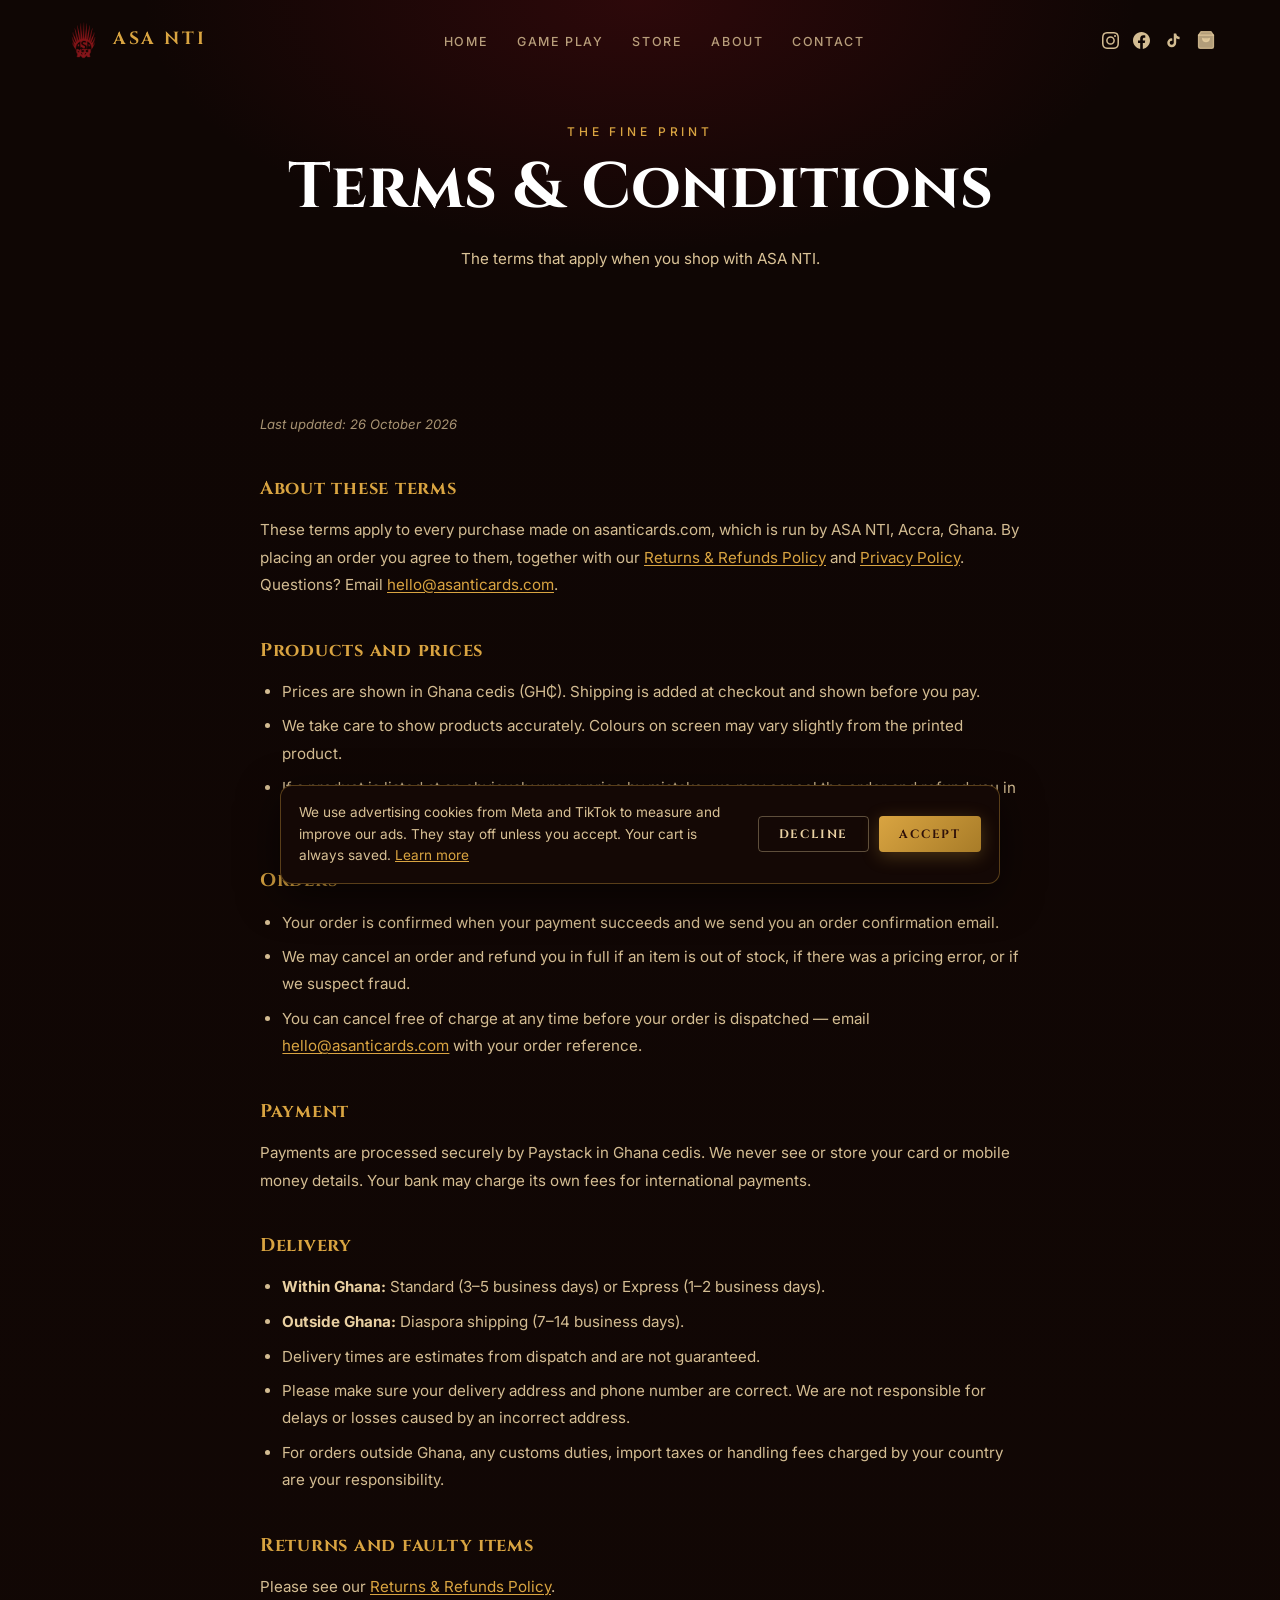
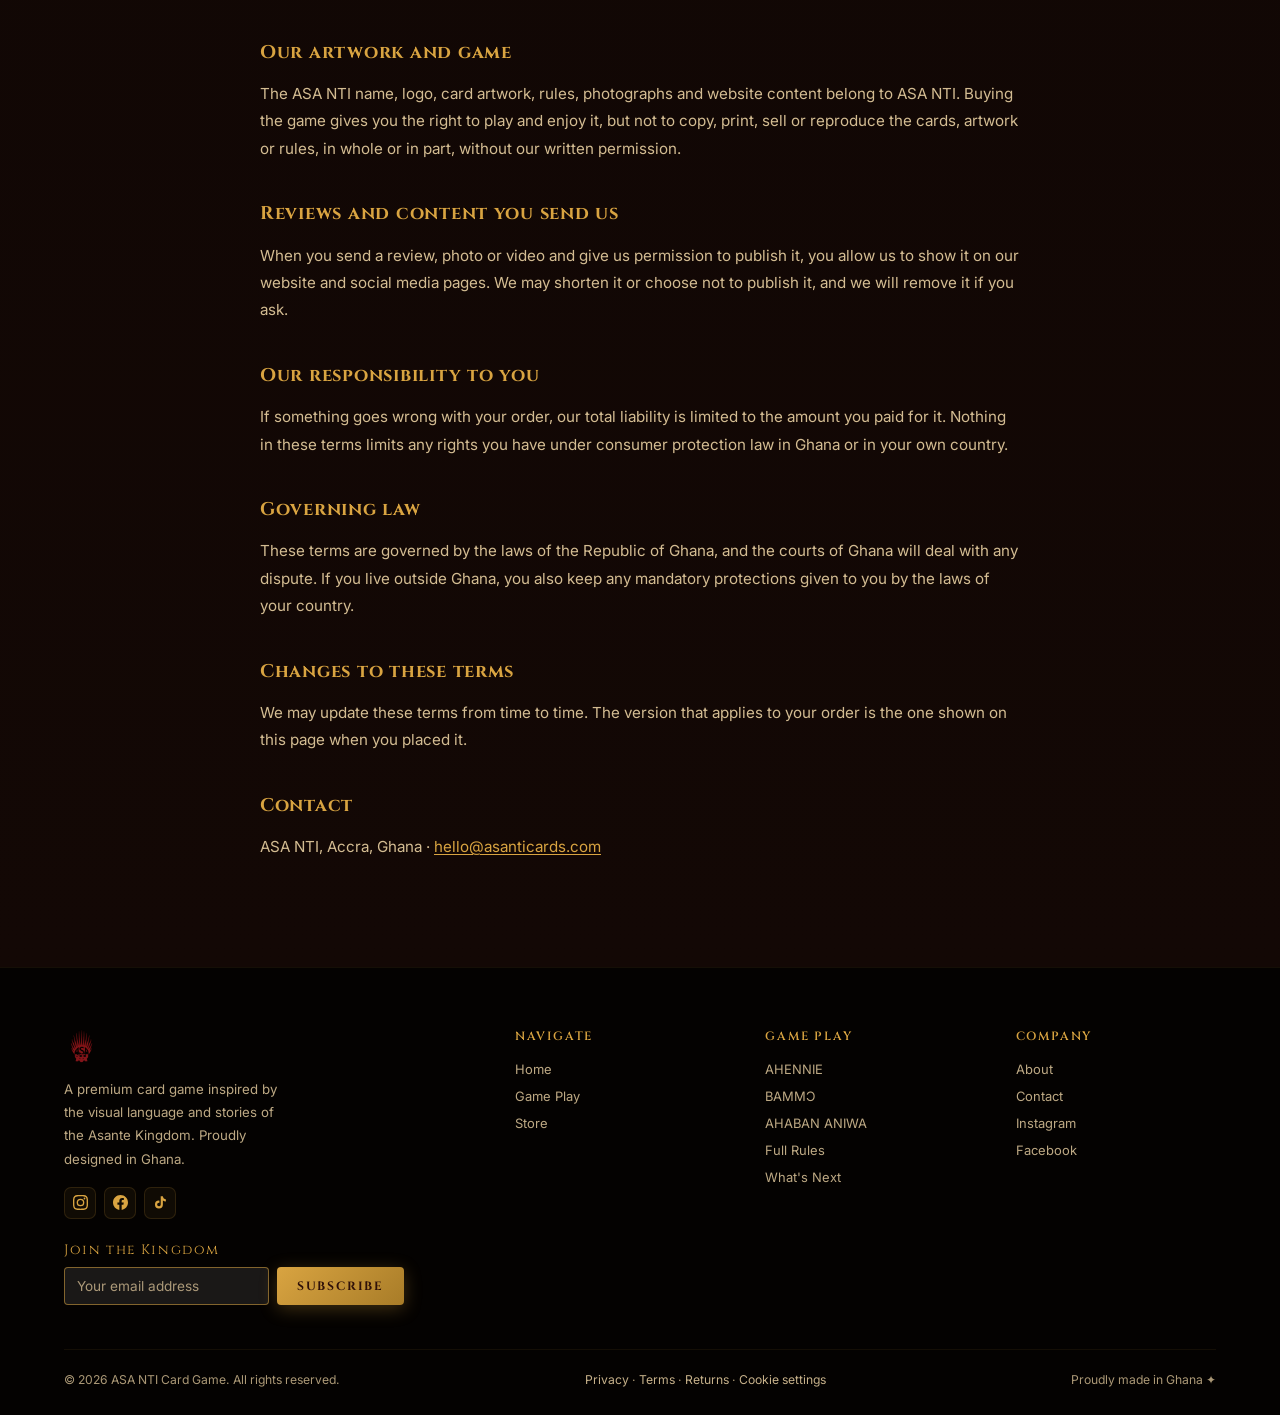
<file: terms.html>
<!DOCTYPE html>
<html lang="en">
<head>
<meta charset="UTF-8">
<meta name="viewport" content="width=device-width, initial-scale=1.0">
<title>Terms &amp; Conditions — ASA NTI</title>
<meta name="description" content="The terms that apply when you buy from asanticards.com: orders, prices, payment, delivery, returns and use of the ASA NTI artwork.">
<link rel="canonical" href="https://asanticards.com/terms.html">
<meta name="theme-color" content="#0A0302">
<link rel="icon" href="images/favicon.ico" sizes="any">
<link rel="icon" type="image/png" sizes="32x32" href="images/favicon-32.png">
<link rel="icon" type="image/png" sizes="192x192" href="images/favicon-192.png">
<link rel="apple-touch-icon" href="images/apple-touch-icon.png">
<meta property="og:type" content="website">
<meta property="og:site_name" content="ASA NTI">
<meta property="og:title" content="Terms &amp; Conditions — ASA NTI">
<meta property="og:description" content="The terms that apply when you buy from asanticards.com: orders, prices, payment, delivery, returns and use of the ASA NTI artwork.">
<meta property="og:url" content="https://asanticards.com/terms.html">
<meta property="og:image" content="https://asanticards.com/images/og-image.jpg">
<meta property="og:image:width" content="1200">
<meta property="og:image:height" content="630">
<meta property="og:image:alt" content="The ASA NTI card game box">
<meta name="twitter:card" content="summary_large_image">
<meta name="twitter:title" content="Terms &amp; Conditions — ASA NTI">
<meta name="twitter:description" content="The terms that apply when you buy from asanticards.com: orders, prices, payment, delivery, returns and use of the ASA NTI artwork.">
<meta name="twitter:image" content="https://asanticards.com/images/og-image.jpg">
<link rel="preconnect" href="https://fonts.googleapis.com">
<link rel="preconnect" href="https://fonts.gstatic.com" crossorigin>
<link href="https://fonts.googleapis.com/css2?family=Cinzel:wght@400;600;700;900&family=Cinzel+Decorative:wght@400;700&family=Inter:wght@300;400;500;600&display=swap" rel="stylesheet">
<script src="https://js.paystack.co/v2/inline.js" defer></script>
<link rel="stylesheet" href="css/main.css?v=20261029a">
</head>
<body>

<!-- MOBILE MENU -->
<div class="mobile-menu" id="mobileMenu">
  <button class="mobile-close" onclick="toggleMobile()">✕</button>
  <a href="index.html" onclick="toggleMobile()">Home</a>
  <a href="rules.html" onclick="toggleMobile()">Game Play</a>
  <a href="store.html" onclick="toggleMobile()">Store</a>
  <a href="about.html" onclick="toggleMobile()">About</a>
  <a href="contact.html" onclick="toggleMobile()">Contact</a>
</div>

<!-- NAV -->
<nav id="mainNav">
  <a class="nav-logo" href="index.html" aria-label="ASA NTI home"><img id="nav-logo-img" src="" alt="" style="height:42px;width:auto;object-fit:contain"><span class="nav-logo-text">ASA NTI</span></a>
  <ul class="nav-links">
    <li><a href="index.html" data-page="home">Home</a></li>
    <li><a href="rules.html" data-page="game">Game Play</a></li>
    <li><a href="store.html" data-page="store">Store</a></li>
    <li><a href="about.html" data-page="about">About</a></li>
    <li><a href="contact.html" data-page="contact">Contact</a></li>
  </ul>
  <div class="nav-social">
    <a href="https://www.instagram.com/asanticards/" target="_blank" aria-label="Instagram"><svg viewBox="0 0 24 24"><path d="M12 2.163c3.204 0 3.584.012 4.85.07 3.252.148 4.771 1.691 4.919 4.919.058 1.265.069 1.645.069 4.849 0 3.205-.012 3.584-.069 4.849-.149 3.225-1.664 4.771-4.919 4.919-1.266.058-1.644.07-4.85.07-3.204 0-3.584-.012-4.849-.07-3.26-.149-4.771-1.699-4.919-4.92-.058-1.265-.07-1.644-.07-4.849 0-3.204.013-3.583.07-4.849.149-3.227 1.664-4.771 4.919-4.919 1.266-.057 1.645-.069 4.849-.069zM12 0C8.741 0 8.333.014 7.053.072 2.695.272.273 2.69.073 7.052.014 8.333 0 8.741 0 12c0 3.259.014 3.668.072 4.948.2 4.358 2.618 6.78 6.98 6.98C8.333 23.986 8.741 24 12 24c3.259 0 3.668-.014 4.948-.072 4.354-.2 6.782-2.618 6.979-6.98.059-1.28.073-1.689.073-4.948 0-3.259-.014-3.667-.072-4.947-.196-4.354-2.617-6.78-6.979-6.98C15.668.014 15.259 0 12 0zm0 5.838a6.162 6.162 0 100 12.324 6.162 6.162 0 000-12.324zM12 16a4 4 0 110-8 4 4 0 010 8zm6.406-11.845a1.44 1.44 0 100 2.881 1.44 1.44 0 000-2.881z"/></svg></a>
    <a href="https://web.facebook.com/profile.php?id=61589211744830" target="_blank" aria-label="Facebook"><svg viewBox="0 0 24 24"><path d="M24 12.073c0-6.627-5.373-12-12-12s-12 5.373-12 12c0 5.99 4.388 10.954 10.125 11.854v-8.385H7.078v-3.47h3.047V9.43c0-3.007 1.792-4.669 4.533-4.669 1.312 0 2.686.235 2.686.235v2.953H15.83c-1.491 0-1.956.925-1.956 1.874v2.25h3.328l-.532 3.47h-2.796v8.385C19.612 23.027 24 18.062 24 12.073z"/></svg></a>
    <a href="https://www.tiktok.com/@asanticards" target="_blank" aria-label="TikTok"><svg viewBox="0 0 24 24"><path d="M19.59 6.69a4.83 4.83 0 01-3.77-4.25V2h-3.45v13.67a2.89 2.89 0 01-2.88 2.5 2.89 2.89 0 01-2.89-2.89 2.89 2.89 0 012.89-2.89c.28 0 .54.04.79.1V9.01a6.33 6.33 0 00-.79-.05 6.34 6.34 0 00-6.34 6.34 6.34 6.34 0 006.34 6.34 6.34 6.34 0 006.33-6.34V8.69a8.17 8.17 0 004.78 1.52V6.75a4.86 4.86 0 01-1.01-.06z"/></svg></a>
    <button class="cart-nav-btn" onclick="openCart()" aria-label="Cart">
      <svg viewBox="0 0 24 24" fill="none" stroke="currentColor" stroke-width="1.5" stroke-linecap="round" stroke-linejoin="round"><path d="M6 2L3 6v14a2 2 0 002 2h14a2 2 0 002-2V6l-3-4z"/><line x1="3" y1="6" x2="21" y2="6"/><path d="M16 10a4 4 0 01-8 0"/></svg>
      <span class="cart-badge" id="cartBadge">0</span>
    </button>
  </div>
  <button class="nav-toggle" onclick="toggleMobile()" aria-label="Menu"><span></span><span></span><span></span></button>
</nav>

<!-- ═══════════════════════ TERMS & CONDITIONS ═══════════════════════ -->
<div id="terms" class="page-section">
  <div class="page-hero">
    <div class="s-label">The Fine Print</div>
    <h1 class="s-title hero-size">Terms &amp; Conditions</h1>
    <p class="s-body">The terms that apply when you shop with ASA NTI.</p>
  </div>

  <section style="background:linear-gradient(180deg,#0F0604,#130805)">
    <div class="section-wrap">
      <article class="legal">
<p class="legal-updated">Last updated: 26 October 2026</p>

<h2>About these terms</h2>
<p>These terms apply to every purchase made on asanticards.com, which is run by ASA NTI, Accra, Ghana. By placing an order you agree to them, together with our <a href="returns.html">Returns &amp; Refunds Policy</a> and <a href="privacy.html">Privacy Policy</a>. Questions? Email <a href="mailto:hello@asanticards.com">hello@asanticards.com</a>.</p>

<h2>Products and prices</h2>
<ul>
  <li>Prices are shown in Ghana cedis (GH₵). Shipping is added at checkout and shown before you pay.</li>
  <li>We take care to show products accurately. Colours on screen may vary slightly from the printed product.</li>
  <li>If a product is listed at an obviously wrong price by mistake, we may cancel the order and refund you in full.</li>
</ul>

<h2>Orders</h2>
<ul>
  <li>Your order is confirmed when your payment succeeds and we send you an order confirmation email.</li>
  <li>We may cancel an order and refund you in full if an item is out of stock, if there was a pricing error, or if we suspect fraud.</li>
  <li>You can cancel free of charge at any time before your order is dispatched — email <a href="mailto:hello@asanticards.com">hello@asanticards.com</a> with your order reference.</li>
</ul>

<h2>Payment</h2>
<p>Payments are processed securely by Paystack in Ghana cedis. We never see or store your card or mobile money details. Your bank may charge its own fees for international payments.</p>

<h2>Delivery</h2>
<ul>
  <li><strong>Within Ghana:</strong> Standard (3–5 business days) or Express (1–2 business days).</li>
  <li><strong>Outside Ghana:</strong> Diaspora shipping (7–14 business days).</li>
  <li>Delivery times are estimates from dispatch and are not guaranteed.</li>
  <li>Please make sure your delivery address and phone number are correct. We are not responsible for delays or losses caused by an incorrect address.</li>
  <li>For orders outside Ghana, any customs duties, import taxes or handling fees charged by your country are your responsibility.</li>
</ul>

<h2>Returns and faulty items</h2>
<p>Please see our <a href="returns.html">Returns &amp; Refunds Policy</a>.</p>

<h2>Our artwork and game</h2>
<p>The ASA NTI name, logo, card artwork, rules, photographs and website content belong to ASA NTI. Buying the game gives you the right to play and enjoy it, but not to copy, print, sell or reproduce the cards, artwork or rules, in whole or in part, without our written permission.</p>

<h2>Reviews and content you send us</h2>
<p>When you send a review, photo or video and give us permission to publish it, you allow us to show it on our website and social media pages. We may shorten it or choose not to publish it, and we will remove it if you ask.</p>

<h2>Our responsibility to you</h2>
<p>If something goes wrong with your order, our total liability is limited to the amount you paid for it. Nothing in these terms limits any rights you have under consumer protection law in Ghana or in your own country.</p>

<h2>Governing law</h2>
<p>These terms are governed by the laws of the Republic of Ghana, and the courts of Ghana will deal with any dispute. If you live outside Ghana, you also keep any mandatory protections given to you by the laws of your country.</p>

<h2>Changes to these terms</h2>
<p>We may update these terms from time to time. The version that applies to your order is the one shown on this page when you placed it.</p>

<h2>Contact</h2>
<p>ASA NTI, Accra, Ghana · <a href="mailto:hello@asanticards.com">hello@asanticards.com</a></p>
      </article>
    </div>
  </section>
</div>

<!-- ═══════════════════════ CONTACT ═══════════════════════ -->

<!-- ═══════════════════════ FOOTER ═══════════════════════ -->
<footer>
  <div class="footer-inner">
    <div class="footer-top">
      <div class="footer-brand">
        <a class="nav-logo" href="index.html"><img id="nav-logo-img" src="" alt="ASA NTI" style="height:42px;width:auto;object-fit:contain"></a>
        <p>A premium card game inspired by the visual language and stories of the Asante Kingdom. Proudly designed in Ghana.</p>
        <div class="footer-social">
          <a href="https://www.instagram.com/asanticards/" target="_blank" class="footer-soc" aria-label="Instagram"><svg viewBox="0 0 24 24"><path d="M12 2.163c3.204 0 3.584.012 4.85.07 3.252.148 4.771 1.691 4.919 4.919.058 1.265.069 1.645.069 4.849 0 3.205-.012 3.584-.069 4.849-.149 3.225-1.664 4.771-4.919 4.919-1.266.058-1.644.07-4.85.07-3.204 0-3.584-.012-4.849-.07-3.26-.149-4.771-1.699-4.919-4.92-.058-1.265-.07-1.644-.07-4.849 0-3.204.013-3.583.07-4.849.149-3.227 1.664-4.771 4.919-4.919 1.266-.057 1.645-.069 4.849-.069zM12 0C8.741 0 8.333.014 7.053.072 2.695.272.273 2.69.073 7.052.014 8.333 0 8.741 0 12c0 3.259.014 3.668.072 4.948.2 4.358 2.618 6.78 6.98 6.98C8.333 23.986 8.741 24 12 24c3.259 0 3.668-.014 4.948-.072 4.354-.2 6.782-2.618 6.979-6.98.059-1.28.073-1.689.073-4.948 0-3.259-.014-3.667-.072-4.947-.196-4.354-2.617-6.78-6.979-6.98C15.668.014 15.259 0 12 0zm0 5.838a6.162 6.162 0 100 12.324 6.162 6.162 0 000-12.324zM12 16a4 4 0 110-8 4 4 0 010 8zm6.406-11.845a1.44 1.44 0 100 2.881 1.44 1.44 0 000-2.881z"/></svg></a>
          <a href="https://web.facebook.com/profile.php?id=61589211744830" target="_blank" class="footer-soc" aria-label="Facebook"><svg viewBox="0 0 24 24"><path d="M24 12.073c0-6.627-5.373-12-12-12s-12 5.373-12 12c0 5.99 4.388 10.954 10.125 11.854v-8.385H7.078v-3.47h3.047V9.43c0-3.007 1.792-4.669 4.533-4.669 1.312 0 2.686.235 2.686.235v2.953H15.83c-1.491 0-1.956.925-1.956 1.874v2.25h3.328l-.532 3.47h-2.796v8.385C19.612 23.027 24 18.062 24 12.073z"/></svg></a>
          <a href="https://www.tiktok.com/@asanticards" target="_blank" class="footer-soc" aria-label="TikTok"><svg viewBox="0 0 24 24"><path d="M19.59 6.69a4.83 4.83 0 01-3.77-4.25V2h-3.45v13.67a2.89 2.89 0 01-2.88 2.5 2.89 2.89 0 01-2.89-2.89 2.89 2.89 0 012.89-2.89c.28 0 .54.04.79.1V9.01a6.33 6.33 0 00-.79-.05 6.34 6.34 0 00-6.34 6.34 6.34 6.34 0 006.34 6.34 6.34 6.34 0 006.33-6.34V8.69a8.17 8.17 0 004.78 1.52V6.75a4.86 4.86 0 01-1.01-.06z"/></svg></a>
        </div>
        <div class="footer-nl">
          <div class="footer-nl-title">Join the Kingdom</div>
          <form class="nl-form" onsubmit="event.preventDefault();handleNewsletterSubmit(this)">
            <input class="nl-input" type="email" placeholder="Your email address" aria-label="Email address" autocomplete="email" required>
            <button class="btn btn-gold btn-sm" type="submit">Subscribe</button>
          </form>
        </div>
      </div>
      <div class="footer-col">
        <h4>Navigate</h4>
        <ul>
          <li><a href="index.html">Home</a></li>
          <li><a href="rules.html">Game Play</a></li>
          <li><a href="store.html">Store</a></li>
        </ul>
      </div>
      <div class="footer-col">
        <h4>Game Play</h4>
        <ul>
          <li><a href="rules.html">AHENNIE</a></li>
          <li><a href="rules.html">BAMMƆ</a></li>
          <li><a href="rules.html">AHABAN ANIWA</a></li>
          <li><a href="rules.html">Full Rules</a></li>
          <li><a href="rules.html">What's Next</a></li>
        </ul>
      </div>
      <div class="footer-col">
        <h4>Company</h4>
        <ul>
          <li><a href="about.html">About</a></li>
          <li><a href="contact.html">Contact</a></li>
          <li><a href="https://www.instagram.com/asanticards/" target="_blank">Instagram</a></li>
          <li><a href="https://web.facebook.com/profile.php?id=61589211744830" target="_blank">Facebook</a></li>
        </ul>
      </div>
    </div>
    <div class="footer-bottom">
      <span>© <span class="footer-year">2026</span> ASA NTI Card Game. All rights reserved.</span>
      <span class="footer-legal"><a href="privacy.html">Privacy</a> · <a href="terms.html">Terms</a> · <a href="returns.html">Returns</a> · <a href="#" onclick="openCookieSettings();return false;">Cookie settings</a></span>
      <span>Proudly made in Ghana ✦</span>
    </div>
  </div>
</footer>



<!-- ═══════════ CART DRAWER ═══════════ -->
<div class="cart-overlay" id="cartOverlay" onclick="closeCart()"></div>
<div class="cart-drawer" id="cartDrawer">
  <div class="cart-head">
    <div class="cart-title">Your Cart</div>
    <button class="cart-close" onclick="closeCart()"><svg viewBox="0 0 24 24"><path d="M18 6L6 18M6 6l12 12"/></svg></button>
  </div>
  <div class="cart-body" id="cartBody">
    <div class="cart-empty" id="cartEmpty">
      <svg viewBox="0 0 24 24"><path d="M6 2L3 6v14a2 2 0 002 2h14a2 2 0 002-2V6l-3-4z"/><line x1="3" y1="6" x2="21" y2="6"/><path d="M16 10a4 4 0 01-8 0"/></svg>
      <div>Your cart is empty</div>
      <div style="font-size:0.75rem;margin-top:6px;opacity:0.6">Add a product to get started</div>
    </div>
  </div>
  <div class="cart-foot" id="cartFoot" style="display:none">
    <div class="cart-subtotal"><span>Subtotal</span><span id="cartSubtotal">GH₵ 0</span></div>
    <div class="cart-subtotal"><span>Shipping</span><span id="cartShippingDisplay">Calculated at checkout</span></div>
    <div class="cart-total-row"><span>Total</span><span id="cartTotal">GH₵ 0</span></div>
    <button class="cart-checkout-btn" onclick="openCheckout()">Proceed to Checkout →</button>
    <p style="font-size:0.75rem;color:rgba(233,208,162,0.73);text-align:center;margin-top:10px">Secure payment via Paystack ✦ Delivery across Ghana &amp; worldwide</p>
  </div>
</div>

<!-- ═══════════ CHECKOUT MODAL ═══════════ -->
<div class="modal-overlay" id="checkoutOverlay">
  <div class="checkout-modal" id="checkoutModal">
    <div class="checkout-head">
      <div class="checkout-title" id="checkoutModalTitle">Checkout</div>
      <button class="cart-close" onclick="closeCheckout()"><svg viewBox="0 0 24 24"><path d="M18 6L6 18M6 6l12 12"/></svg></button>
    </div>
    <div id="checkoutContent">
      <div class="checkout-body">
        <div class="checkout-grid">
          <div class="co-section-title">Contact Details</div>
          <div class="co-field"><label class="co-label">First Name</label><input class="co-input" id="co_first" placeholder="Kwame" autocomplete="given-name"></div>
          <div class="co-field"><label class="co-label">Last Name</label><input class="co-input" id="co_last" placeholder="Mensah" autocomplete="family-name"></div>
          <div class="co-field full"><label class="co-label">Email Address</label><input class="co-input" id="co_email" type="email" placeholder="you@email.com" autocomplete="email"></div>
          <div class="co-field full"><label class="co-label">Phone Number</label><input class="co-input" id="co_phone" type="tel" placeholder="+233 24 000 0000" autocomplete="tel"></div>

          <div class="co-section-title">Delivery Address</div>
          <div class="co-field full"><label class="co-label">Street Address</label><input class="co-input" id="co_addr" placeholder="123 Independence Ave" autocomplete="street-address"></div>
          <div class="co-field"><label class="co-label">City</label><input class="co-input" id="co_city" placeholder="Accra" autocomplete="address-level2"></div>
          <div class="co-field"><label class="co-label">Country</label>
            <select class="co-input" id="co_country">
              <option value="GH">Ghana</option>
              <option value="NG">Nigeria</option>
              <option value="UK">United Kingdom</option>
              <option value="US">United States</option>
              <option value="CA">Canada</option>
              <option value="other">Other</option>
            </select>
          </div>

          <div class="co-section-title">Shipping Method</div>
          <div class="shipping-options">
            <div class="ship-opt selected" id="ship_standard" onclick="selectShipping('standard',50)">
              <div class="ship-opt-name">Standard</div>
              <div class="ship-opt-days">3–5 business days</div>
              <div class="ship-opt-price" id="ship_standard_price">GH₵ 50</div>
            </div>
            <div class="ship-opt" id="ship_express" onclick="selectShipping('express',80)">
              <div class="ship-opt-name">Express</div>
              <div class="ship-opt-days">1–2 business days</div>
              <div class="ship-opt-price" id="ship_express_price">GH₵ 80</div>
            </div>
            <div class="ship-opt" id="ship_diaspora" onclick="selectShipping('diaspora',200)">
              <div class="ship-opt-name">Diaspora</div>
              <div class="ship-opt-days">7–14 business days</div>
              <div class="ship-opt-price" id="ship_diaspora_price">GH₵ 200</div>
            </div>
          </div>

          <div class="co-section-title">Order Summary</div>
          <div class="co-order-summary">
            <div id="coOrderLines"></div>
            <div class="co-order-line"><span>Shipping</span><span id="coShippingLine">GH₵ 50</span></div>
            <div class="co-order-line total"><span>Total</span><span id="coTotal">GH₵ 0</span></div>
          </div>

          <button class="paystack-btn" id="paystackBtn" onclick="initiatePaystack()">
            <span>Pay Securely</span>
            <span class="paystack-logo">via PAYSTACK</span>
          </button>
          <p style="grid-column:1/-1;text-align:center;font-size:0.75rem;color:rgba(233,208,162,0.73);margin-top:-6px">256-bit SSL encryption · Your data is always protected</p>
        </div>
      </div>
    </div>
  </div>
</div>

<!-- ═══════════ TOAST CONTAINER ═══════════ -->
<div class="toast-wrap" id="toastWrap"></div>

<script src="js/main.js?v=20261029a"></script>
</body>
</file>
<file: css/main.css>
*,*::before,*::after{box-sizing:border-box;margin:0;padding:0}
:root{
  --red:#7B0F1A;--red-dark:#4A0910;--red-light:#9E2030;
  --gold:#D9A441;--gold-dark:#A87C28;--gold-light:#EFC96A;
  --cream:#E9D0A2;--cream-light:#F5ECD4;
  --brown:#4A1C12;--brown-dark:#2E1009;
  --green:#5E7B52;--green-dark:#3D5236;
  --orange:#C46A2D;--sand:#F0E4C8;
  --text-light:#F5ECD4;--text-dark:#2E1009;
  --r:16px;--r-sm:10px;
  --shadow:0 8px 40px rgba(74,28,18,0.18);
  --shadow-gold:0 4px 24px rgba(217,164,65,0.22);
}
html{scroll-behavior:smooth}
body{font-family:'Inter',sans-serif;background:#0F0604;color:var(--text-light);overflow-x:hidden}

/* PATTERNS */
.adinkra-bg{position:absolute;inset:0;pointer-events:none;overflow:hidden;opacity:0.06;background-image:repeating-linear-gradient(0deg,transparent,transparent 59px,rgba(217,164,65,0.4) 59px,rgba(217,164,65,0.4) 60px),repeating-linear-gradient(90deg,transparent,transparent 59px,rgba(217,164,65,0.4) 59px,rgba(217,164,65,0.4) 60px)}
.adinkra-dots{position:absolute;inset:0;pointer-events:none;overflow:hidden;background-image:radial-gradient(circle,rgba(217,164,65,0.1) 1px,transparent 1px);background-size:40px 40px}
.deco-line{width:80px;height:2px;background:linear-gradient(90deg,var(--gold),transparent);margin:1.2rem 0}
.deco-line.center{margin:1.2rem auto;background:linear-gradient(90deg,transparent,var(--gold),transparent);width:120px}
.gold-text{color:var(--gold)}
.cream-text{color:var(--cream)}

/* NAV */
nav{position:fixed;top:0;left:0;right:0;z-index:200;padding:20px 5%;display:flex;align-items:center;justify-content:space-between;transition:all 0.4s ease;background:transparent}
nav.scrolled{background:rgba(8,2,1,0.94);backdrop-filter:blur(24px);padding:13px 5%;border-bottom:1px solid rgba(217,164,65,0.13)}
.nav-logo{display:flex;align-items:center;text-decoration:none;line-height:1}
.nav-logo small{display:block;font-size:0.75rem;font-family:'Inter',sans-serif;font-weight:300;letter-spacing:0.28em;color:rgba(233,208,162,0.9);text-transform:uppercase;margin-top:3px}
.nav-links{display:flex;gap:1.8rem;list-style:none}
.nav-links a{color:rgba(233,208,162,0.75);text-decoration:none;font-size:0.78rem;letter-spacing:0.13em;text-transform:uppercase;font-weight:500;transition:color 0.3s;position:relative;padding-bottom:3px}
.nav-links a::after{content:'';position:absolute;bottom:0;left:0;width:0;height:1px;background:var(--gold);transition:width 0.3s}
.nav-links a:hover,.nav-links a.active{color:var(--gold)}
.nav-links a:hover::after,.nav-links a.active::after{width:100%}
.nav-social{display:flex;gap:0.9rem;align-items:center}
.nav-social a{color:rgba(233,208,162,0.9);text-decoration:none;transition:color 0.3s;display:flex;align-items:center}
.nav-social a:hover{color:var(--gold)}
.nav-social svg{width:17px;height:17px;fill:currentColor}
.nav-toggle{display:none;flex-direction:column;gap:5px;cursor:pointer;background:none;border:none;padding:4px;position:relative;z-index:202}
.nav-toggle span{width:24px;height:2px;background:var(--cream);transition:all 0.3s;display:block;border-radius:1px}
.nav-toggle svg {pointer-events: none;}
.nav-toggle.active span:nth-child(1){transform:translateY(6.5px) rotate(45deg)}
.nav-toggle.active span:nth-child(2){opacity:0}
.nav-toggle.active span:nth-child(3){transform:translateY(-6.5px) rotate(-45deg)}

/* MOBILE MENU */
.mobile-menu{position:fixed;inset:0;background:rgba(6,2,1,0.98);z-index:199;display:flex;flex-direction:column;align-items:center;justify-content:center;gap:2rem;transform:translateX(100%);transition:transform 0.4s ease}
.mobile-menu.open{transform:none}
.mobile-menu a{color:var(--cream);text-decoration:none;font-family:'Cinzel',serif;font-size:1.15rem;letter-spacing:0.15em;transition:color 0.3s}
.mobile-menu a:hover{color:var(--gold)}
.mobile-close{position:absolute;top:20px;right:5%;background:none;border:none;color:rgba(233,208,162,0.9);font-size:1.4rem;cursor:pointer;font-family:'Cinzel',serif;z-index:201;padding:10px;line-height:1}

/* PAGE SECTIONS */
.page-section{display:block}


/* HERO */
.hero{min-height:100vh;position:relative;display:flex;align-items:center;background:radial-gradient(ellipse at 65% 45%,rgba(123,15,26,0.45) 0%,transparent 55%),radial-gradient(ellipse at 15% 75%,rgba(74,28,18,0.55) 0%,transparent 50%),linear-gradient(155deg,#0A0302 0%,#180608 40%,#0A0302 100%);overflow:hidden}
.hero-inner{max-width:1200px;margin:0 auto;padding:120px 5% 80px;display:grid;grid-template-columns:1fr 1fr;gap:60px;align-items:center;width:100%}
.hero-tag{display:inline-block;font-size:0.75rem;letter-spacing:0.3em;text-transform:uppercase;color:var(--gold);border:1px solid rgba(217,164,65,0.3);padding:6px 16px;border-radius:20px;margin-bottom:1.5rem;animation:fadeUp 0.7s ease both}
.hero-h1{font-family:'Cinzel',serif;font-size:clamp(3.5rem,6.5vw,5.8rem);font-weight:900;line-height:0.93;color:#fff;animation:fadeUp 0.45s 0.04s ease both}
.hero-h1 span{color:var(--gold);display:block}
.hero-sub{font-family:'Cinzel',serif;font-size:clamp(0.82rem,1.4vw,1rem);color:var(--cream);letter-spacing:0.13em;margin:1rem 0 1.4rem;animation:fadeUp 0.45s 0.08s ease both}
.hero-body{color:rgba(233,208,162,0.93);font-size:0.93rem;line-height:1.85;margin-bottom:2.2rem;max-width:420px;animation:fadeUp 0.45s 0.11s ease both}
.hero-ctas{display:flex;gap:1rem;flex-wrap:wrap;animation:fadeUp 0.45s 0.15s ease both}
.hero-stats{display:flex;gap:2rem;margin-top:2.5rem;animation:fadeUp 0.45s 0.19s ease both}
.hero-stat{text-align:center}
.hero-stat-num{font-family:'Cinzel',serif;font-size:1.6rem;font-weight:700;color:var(--gold);display:block}
.hero-stat-label{font-size:0.75rem;letter-spacing:0.18em;text-transform:uppercase;color:rgba(233,208,162,0.83)}

/* HERO VISUAL */
.hero-visual{display:flex;align-items:center;justify-content:center;animation:fadeUp 0.45s 0.12s ease both;position:relative}
.card-stack{position:relative;width:340px;height:440px}
.card-item{position:absolute;width:215px;height:305px;border-radius:16px;border:1.5px solid rgba(217,164,65,0.35);display:flex;flex-direction:column;align-items:center;justify-content:center;font-family:'Cinzel',serif;transition:transform 0.4s ease;cursor:pointer}
.card-item:nth-child(1){background:linear-gradient(145deg,#7B0F1A,#4A0910);top:65px;left:0;transform:rotate(-7deg);box-shadow:0 20px 60px rgba(0,0,0,0.55)}
.card-item:nth-child(2){background:linear-gradient(145deg,#3D5236,#28361D);top:85px;left:60px;transform:rotate(-1.5deg);box-shadow:0 20px 60px rgba(0,0,0,0.55)}
.card-item:nth-child(3){background:linear-gradient(145deg,#1C0B05,#3A1D10);top:25px;left:120px;transform:rotate(5.5deg);box-shadow:0 20px 60px rgba(0,0,0,0.55);border-color:var(--gold)}
.card-item:hover{transform:rotate(0deg) translateY(-12px) scale(1.06)!important;z-index:10}
.card-suit-icon{width:68px;height:68px;margin-bottom:14px;border:1.5px solid var(--gold);border-radius:50%;display:flex;align-items:center;justify-content:center}
.card-suit-icon svg{width:36px;height:36px;fill:var(--gold)}
.card-name{color:var(--gold);font-size:0.75rem;letter-spacing:0.2em;text-align:center;font-weight:700}
.card-theme{color:rgba(233,208,162,0.85);font-size:0.75rem;letter-spacing:0.15em;margin-top:5px;text-align:center;font-family:'Inter',sans-serif}
.float-sym{position:absolute;font-family:'Cinzel',serif;color:rgba(217,164,65,0.12);font-size:5rem;font-weight:700;animation:float 6s ease-in-out infinite;pointer-events:none;user-select:none}
.float-sym:nth-child(1){top:-10px;right:-20px}
.float-sym:nth-child(2){bottom:20px;right:0;font-size:3rem;animation-delay:-2.5s}
.float-sym:nth-child(3){top:35%;left:-25px;font-size:2rem;animation-delay:-4s}

/* BUTTONS */
.btn{display:inline-block;text-decoration:none;border:none;cursor:pointer;font-family:'Cinzel',serif;font-weight:700;letter-spacing:0.15em;text-transform:uppercase;transition:all 0.3s;border-radius:4px}
.btn-gold{background:linear-gradient(135deg,var(--gold),var(--gold-dark));color:var(--brown-dark);font-size:0.76rem;padding:13px 30px;box-shadow:0 4px 18px rgba(217,164,65,0.28)}
.btn-gold:hover{background:linear-gradient(135deg,var(--gold-light),var(--gold));transform:translateY(-2px);box-shadow:0 8px 28px rgba(217,164,65,0.42)}
.btn-outline{background:transparent;color:var(--cream);font-size:0.76rem;padding:12px 30px;border:1px solid rgba(233,208,162,0.35)}
.btn-outline:hover{border-color:var(--gold);color:var(--gold);transform:translateY(-2px)}
.btn-red{background:linear-gradient(135deg,var(--red),var(--red-dark));color:var(--cream);font-size:0.76rem;padding:13px 30px}
.btn-red:hover{background:linear-gradient(135deg,var(--red-light),var(--red));transform:translateY(-2px)}
.btn-sm{padding:9px 20px;font-size:0.75rem}

/* SECTIONS */
section{position:relative;overflow:hidden}
.section-wrap{max-width:1200px;margin:0 auto;padding:90px 5%}
.section-wrap.narrow{max-width:800px}
.section-wrap.wide{max-width:1400px}
.s-label{display:inline-block;font-size:0.75rem;letter-spacing:0.32em;text-transform:uppercase;color:var(--gold);margin-bottom:0.8rem;font-weight:500}
.s-title{font-family:'Cinzel',serif;font-size:clamp(1.9rem,3.8vw,3rem);font-weight:700;line-height:1.15;color:var(--cream);margin-bottom:1.2rem}
.s-title.hero-size{font-size:clamp(2.5rem,5vw,4rem);color:#fff}
.s-body{color:rgba(233,208,162,0.94);font-size:0.95rem;line-height:1.88}
.page-hero{text-align:center;padding:120px 5% 50px;position:relative;background:radial-gradient(ellipse at 50% 0%,rgba(123,15,26,0.28) 0%,transparent 55%)}
.page-hero .s-title{color:#fff;text-align:center}
.page-hero .s-body{max-width:580px;margin:1.2rem auto 0;text-align:center}
.pullquote{border-left:3px solid var(--gold);padding-left:1.5rem;margin:1.8rem 0;font-family:'Cinzel',serif;font-size:0.97rem;color:var(--cream);font-style:italic;line-height:1.75}

/* CARDS */
.glass-card{background:linear-gradient(145deg,rgba(26,10,4,0.9),rgba(16,6,3,0.9));border:1px solid rgba(217,164,65,0.14);border-radius:var(--r);padding:32px;transition:border-color 0.3s,transform 0.3s}
.glass-card:hover{border-color:rgba(217,164,65,0.3);transform:translateY(-4px)}
.gold-card{background:linear-gradient(145deg,rgba(217,164,65,0.08),rgba(168,124,40,0.05));border:1px solid rgba(217,164,65,0.22);border-radius:var(--r);padding:28px}

/* REVEAL ANIMATION */
.reveal{opacity:0;transform:translateY(16px);transition:opacity 0.4s ease,transform 0.4s ease}
.reveal.visible{opacity:1;transform:none}
.reveal-left{opacity:0;transform:translateX(-18px);transition:opacity 0.4s ease,transform 0.4s ease}
.reveal-left.visible{opacity:1;transform:none}
.reveal-right{opacity:0;transform:translateX(18px);transition:opacity 0.4s ease,transform 0.4s ease}
.reveal-right.visible{opacity:1;transform:none}

/* KEYFRAMES */
@keyframes fadeUp{from{opacity:0;transform:translateY(28px)}to{opacity:1;transform:none}}
@keyframes float{0%,100%{transform:translateY(0)}50%{transform:translateY(-16px)}}
@keyframes pulse{0%,100%{opacity:0.6}50%{opacity:1}}

/* ─────────── HOME ─────────── */
.about-split{display:grid;grid-template-columns:1fr 1fr;gap:80px;align-items:center}
.img-frame{background:none;border:none;border-radius:0;aspect-ratio:3/4;display:flex;align-items:center;justify-content:center;position:relative;overflow:visible}
.img-frame::before{content:none}
.img-frame-text{font-family:'Cinzel Decorative',serif;font-size:3.5rem;color:rgba(217,164,65,0.14);text-align:center;line-height:1.1;z-index:1;position:relative}
.img-badge{position:absolute;bottom:-18px;right:-18px;background:linear-gradient(135deg,var(--gold),var(--gold-dark));color:var(--brown-dark);font-family:'Cinzel',serif;font-weight:700;font-size:0.75rem;letter-spacing:0.1em;text-transform:uppercase;padding:11px 18px;border-radius:8px;box-shadow:var(--shadow-gold)}

/* SUITS */
.suits-grid{display:grid;grid-template-columns:repeat(3,1fr);gap:22px}
.suit-card{background:linear-gradient(160deg,#1A0A04,#100604);border:1px solid rgba(217,164,65,0.13);border-radius:var(--r);padding:38px 26px;text-align:center;position:relative;overflow:hidden;transition:all 0.4s ease;cursor:default}
.suit-card:hover{transform:translateY(-8px);box-shadow:0 20px 60px rgba(0,0,0,0.4)}
.suit-card::after{content:'';position:absolute;inset:0;opacity:0;transition:opacity 0.4s}
.suit-card.s-gold:hover{border-color:var(--gold)}
.suit-card.s-gold::after{background:radial-gradient(ellipse at 50% 0%,rgba(217,164,65,0.09) 0%,transparent 65%)}
.suit-card.s-red:hover{border-color:rgba(123,15,26,0.8)}
.suit-card.s-red::after{background:radial-gradient(ellipse at 50% 0%,rgba(123,15,26,0.18) 0%,transparent 65%)}
.suit-card.s-green:hover{border-color:rgba(94,123,82,0.7)}
.suit-card.s-green::after{background:radial-gradient(ellipse at 50% 0%,rgba(94,123,82,0.14) 0%,transparent 65%)}
.suit-card:hover::after{opacity:1}
.suit-icon{width:88px;height:88px;border-radius:50%;margin:0 auto 1.4rem;display:flex;align-items:center;justify-content:center;position:relative;z-index:1}
.suit-icon svg{width:48px;height:48px}
.s-gold .suit-icon{background:rgba(217,164,65,0.09);border:1.5px solid rgba(217,164,65,0.35)}
.s-gold .suit-icon svg{fill:var(--gold)}
.s-red .suit-icon{background:rgba(123,15,26,0.18);border:1.5px solid rgba(123,15,26,0.5)}
.s-red .suit-icon svg{fill:#e87a7a}
.s-green .suit-icon{background:rgba(94,123,82,0.12);border:1.5px solid rgba(94,123,82,0.38)}
.s-green .suit-icon svg{fill:#8eba80}
.suit-name{font-family:'Cinzel',serif;font-size:1.1rem;font-weight:700;margin-bottom:4px;position:relative;z-index:1}
.s-gold .suit-name{color:var(--gold)}
.s-red .suit-name{color:#e87a7a}
.s-green .suit-name{color:#8eba80}
.suit-theme{font-size:0.75rem;letter-spacing:0.25em;text-transform:uppercase;color:rgba(233,208,162,0.8);margin-bottom:1.1rem;font-weight:500;position:relative;z-index:1}
.suit-desc{font-size:0.87rem;line-height:1.78;color:rgba(233,208,162,0.9);position:relative;z-index:1}
.suit-bg-glyph{position:absolute;bottom:-20px;right:-5px;font-family:'Cinzel Decorative',serif;font-size:8rem;font-weight:700;opacity:0.035;pointer-events:none;line-height:1}

/* RULES GRID */
.rules-grid{display:grid;grid-template-columns:1fr 1fr;gap:18px}
.rule-block{background:linear-gradient(145deg,#1A0A04,#120604);border:1px solid rgba(217,164,65,0.1);border-radius:var(--r-sm);padding:28px;display:flex;gap:18px;align-items:flex-start;transition:border-color 0.3s}
.rule-block:hover{border-color:rgba(217,164,65,0.28)}
.rule-icon{width:46px;height:46px;border-radius:10px;flex-shrink:0;background:rgba(217,164,65,0.08);border:1px solid rgba(217,164,65,0.22);display:flex;align-items:center;justify-content:center}
.rule-icon svg{width:22px;height:22px;fill:var(--gold)}
.rule-title{font-family:'Cinzel',serif;font-size:0.92rem;font-weight:700;color:var(--cream);margin-bottom:7px}
.rule-body{font-size:0.86rem;line-height:1.75;color:rgba(233,208,162,0.89)}

/* NEWSLETTER */
.nl-wrap{max-width:580px;margin:0 auto;text-align:center;padding:90px 5%}
.nl-form{display:flex;gap:10px;margin-top:1.8rem;flex-wrap:wrap}
.nl-input{flex:1;min-width:200px;padding:13px 18px;background:rgba(255,255,255,0.09);border:1px solid rgba(217,164,65,0.55);border-radius:4px;color:var(--cream);font-size:0.88rem;font-family:'Inter',sans-serif;outline:none;transition:border-color 0.3s}
.nl-input::placeholder{color:rgba(233,208,162,0.7)}
.nl-input:focus{border-color:var(--gold)}

/* ─────────── STORY PAGE ─────────── */
.story-hero{min-height:65vh;position:relative;display:flex;align-items:center;justify-content:center;text-align:center;background:radial-gradient(ellipse at 50% 60%,rgba(123,15,26,0.35) 0%,transparent 60%),linear-gradient(180deg,#0A0302 0%,#160608 100%);overflow:hidden}
.story-hero-inner{max-width:700px;padding:120px 5% 80px;position:relative;z-index:1}
.story-chapter{position:relative;padding:0;border-bottom:1px solid rgba(217,164,65,0.07)}
.story-chapter:last-child{border-bottom:none}
.story-chapter-inner{max-width:1200px;margin:0 auto;padding:80px 5%;display:grid;grid-template-columns:1fr 2fr;gap:80px;align-items:center}
.story-symbol{width:180px;height:180px;border-radius:50%;display:flex;align-items:center;justify-content:center;position:relative;margin:0 auto}
.story-symbol svg{width:96px;height:96px}.story-symbol img{width:110px;height:110px;object-fit:contain}
.story-symbol::before,.story-symbol::after{content:'';position:absolute;border-radius:50%;border:1px solid currentColor}
.story-symbol::before{inset:-14px;opacity:0.18}
.story-symbol::after{inset:-28px;opacity:0.08}
.story-symbol.sym-gold{background:rgba(217,164,65,0.07);color:var(--gold)}
.story-symbol.sym-gold svg{fill:var(--gold)}
.story-symbol.sym-red{background:rgba(123,15,26,0.14);color:#e87a7a}
.story-symbol.sym-red svg{fill:#e87a7a}
.story-symbol.sym-green{background:rgba(94,123,82,0.1);color:#8eba80}
.story-symbol.sym-green svg{fill:#8eba80}
.story-translation{font-family:'Cinzel',serif;font-style:italic;color:rgba(233,208,162,0.83);font-size:0.85rem;letter-spacing:0.08em;margin-bottom:1.3rem}
.story-lore{color:rgba(233,208,162,0.94);font-size:0.95rem;line-height:1.9;margin-bottom:1.4rem}
.story-card-preview{display:flex;gap:10px;margin-top:1.8rem}
.mini-card{width:80px;height:112px;border-radius:8px;border:1px solid rgba(217,164,65,0.25);display:flex;flex-direction:column;align-items:center;justify-content:center;gap:6px;font-family:'Cinzel',serif;font-size:0.75rem;letter-spacing:0.1em;cursor:pointer;transition:all 0.3s}
.mini-card:hover{transform:translateY(-6px)}
.mini-card svg{width:28px;height:28px}.mini-card img{width:32px;height:32px;object-fit:contain}
.mini-card.mc-gold{background:linear-gradient(145deg,rgba(217,164,65,0.12),rgba(168,124,40,0.06));color:var(--gold)}
.mini-card.mc-gold svg{fill:var(--gold)}
.mini-card.mc-red{background:linear-gradient(145deg,rgba(123,15,26,0.2),rgba(74,9,16,0.15));color:#e87a7a}
.mini-card.mc-red svg{fill:#e87a7a}
.mini-card.mc-green{background:linear-gradient(145deg,rgba(94,123,82,0.15),rgba(61,82,54,0.1));color:#8eba80}
.mini-card.mc-green svg{fill:#8eba80}
.story-timeline{position:relative;padding-left:40px;margin-top:60px}
.story-timeline::before{content:'';position:absolute;left:11.5px;top:0;bottom:0;width:1px;background:linear-gradient(180deg,var(--gold),rgba(217,164,65,0.1))}
.timeline-item{position:relative;margin-bottom:40px}
.timeline-dot{position:absolute;left:-36px;top:4px;width:16px;height:16px;border-radius:50%;border:2px solid var(--gold);background:#0F0604;display:flex;align-items:center;justify-content:center}
.timeline-dot::after{content:'';width:6px;height:6px;border-radius:50%;background:var(--gold)}
.timeline-label{font-size:0.75rem;letter-spacing:0.2em;text-transform:uppercase;color:var(--gold);margin-bottom:6px}
.timeline-text{font-size:0.9rem;line-height:1.8;color:rgba(233,208,162,0.93)}

/* ─────────── RULES PAGE ─────────── */
.rules-hero{background:radial-gradient(ellipse at 50% 0%,rgba(74,28,18,0.35) 0%,transparent 55%),linear-gradient(180deg,#0A0302,#0F0604)}
.accordion-item{border:1px solid rgba(217,164,65,0.1);border-radius:var(--r-sm);margin-bottom:10px;overflow:hidden}
.acc-header{width:100%;background:linear-gradient(90deg,rgba(26,10,4,0.9),rgba(18,6,3,0.9));border:none;padding:18px 22px;display:flex;justify-content:space-between;align-items:center;cursor:pointer;text-align:left;transition:background 0.3s}
.acc-header:hover{background:linear-gradient(90deg,rgba(32,13,5,0.9),rgba(22,8,4,0.9))}
.acc-title{font-family:'Cinzel',serif;font-size:0.92rem;font-weight:600;color:var(--cream);letter-spacing:0.05em}
.acc-arrow{width:22px;height:22px;border:1px solid rgba(217,164,65,0.28);border-radius:50%;display:flex;align-items:center;justify-content:center;flex-shrink:0;transition:transform 0.3s}
.acc-arrow svg{width:11px;height:11px;fill:var(--gold);transition:transform 0.3s}
.acc-body{max-height:0;overflow:hidden;transition:max-height 0.4s ease;background:rgba(10,3,1,0.5)}
.acc-body.open{max-height:500px}
.acc-body-inner{padding:18px 22px;font-size:0.88rem;line-height:1.85;color:rgba(233,208,162,0.94)}
.acc-header.active .acc-arrow svg{transform:rotate(180deg)}
.card-power-grid{display:grid;grid-template-columns:repeat(3,1fr);gap:18px;margin-top:40px}
.power-card{border-radius:var(--r);padding:28px 22px;text-align:center;position:relative;overflow:hidden}
.power-card.pc-gold{background:linear-gradient(145deg,rgba(217,164,65,0.12),rgba(168,124,40,0.05));border:1px solid rgba(217,164,65,0.28)}
.power-card.pc-red{background:linear-gradient(145deg,rgba(123,15,26,0.2),rgba(74,9,16,0.1));border:1px solid rgba(123,15,26,0.4)}
.power-card.pc-green{background:linear-gradient(145deg,rgba(94,123,82,0.15),rgba(61,82,54,0.08));border:1px solid rgba(94,123,82,0.35)}
.power-card svg{width:44px;height:44px;margin:0 auto 14px;display:block}
.pc-gold svg{fill:var(--gold)}
.pc-red svg{fill:#e87a7a}
.pc-green svg{fill:#8eba80}
.power-title{font-family:'Cinzel',serif;font-size:0.95rem;font-weight:700;margin-bottom:10px}
.pc-gold .power-title{color:var(--gold)}
.pc-red .power-title{color:#e87a7a}
.pc-green .power-title{color:#8eba80}
.power-desc{font-size:0.84rem;line-height:1.75;color:rgba(233,208,162,0.9)}
.adinkra-special-grid{display:grid;grid-template-columns:repeat(3,1fr);gap:18px;margin-top:28px}
.special-card{background:linear-gradient(145deg,#1A0A04,#100604);border:1px solid rgba(217,164,65,0.15);border-radius:var(--r-sm);padding:24px;text-align:center}
.special-num{font-family:'Cinzel',serif;font-size:1.8rem;font-weight:900;color:rgba(217,164,65,0.25);display:block;margin-bottom:8px}
.special-name{font-family:'Cinzel',serif;font-size:0.85rem;font-weight:700;color:var(--gold);margin-bottom:8px}
.special-effect{font-size:0.82rem;line-height:1.7;color:rgba(233,208,162,0.9)}
.scoring-table{width:100%;border-collapse:collapse;margin-top:28px}
.scoring-table th{background:rgba(217,164,65,0.08);color:var(--gold);font-family:'Cinzel',serif;font-size:0.75rem;letter-spacing:0.15em;text-transform:uppercase;padding:12px 16px;text-align:left;border-bottom:1px solid rgba(217,164,65,0.15)}
.scoring-table td{padding:12px 16px;font-size:0.88rem;color:rgba(233,208,162,0.94);border-bottom:1px solid rgba(217,164,65,0.06)}
.scoring-table tr:last-child td{border-bottom:none}
.scoring-table tr:hover td{background:rgba(217,164,65,0.03);color:var(--cream)}

/* ─────────── ABOUT PAGE ─────────── */
.creator-split{display:grid;grid-template-columns:1fr 2fr;gap:60px;align-items:start}
.creator-sidebar{position:sticky;top:100px}
.creator-avatar-lg{width:100%;aspect-ratio:1;border-radius:var(--r);background:linear-gradient(145deg,#1A0709,#2E1009);border:1px solid rgba(217,164,65,0.2);display:flex;align-items:center;justify-content:center;font-family:'Cinzel Decorative',serif;font-size:4rem;color:rgba(217,164,65,0.2);margin-bottom:20px;overflow:hidden;position:relative}
.creator-avatar-lg::before{content:'';position:absolute;inset:0;background:radial-gradient(circle at 40% 40%,rgba(217,164,65,0.07) 0%,transparent 60%)}
.creator-name{font-family:'Cinzel',serif;font-size:1.1rem;font-weight:700;color:var(--cream);margin-bottom:5px}
.creator-role{font-size:0.75rem;letter-spacing:0.15em;text-transform:uppercase;color:var(--gold);margin-bottom:16px}
.creator-links{display:flex;flex-direction:column;gap:8px;margin-top:20px}
.creator-link{display:flex;align-items:center;gap:10px;font-size:0.83rem;color:rgba(233,208,162,0.88);text-decoration:none;transition:color 0.3s}
.creator-link:hover{color:var(--gold)}
.creator-link svg{width:15px;height:15px;fill:currentColor;flex-shrink:0}
.about-section-block{margin-bottom:50px;padding-bottom:50px;border-bottom:1px solid rgba(217,164,65,0.07)}
.about-section-block:last-child{border-bottom:none;margin-bottom:0;padding-bottom:0}
.partner-grid{display:grid;grid-template-columns:1fr 1fr;gap:18px;margin-top:20px}
.partner-card{background:linear-gradient(145deg,#1A0A04,#100604);border:1px solid rgba(217,164,65,0.12);border-radius:var(--r-sm);padding:24px}
.partner-name{font-family:'Cinzel',serif;font-size:0.88rem;font-weight:700;color:var(--gold);margin-bottom:10px}
.partner-desc{font-size:0.85rem;line-height:1.78;color:rgba(233,208,162,0.91)}
.value-grid{display:grid;grid-template-columns:repeat(3,1fr);gap:16px;margin-top:28px}
.value-item{text-align:center;padding:24px 18px;background:rgba(217,164,65,0.04);border:1px solid rgba(217,164,65,0.1);border-radius:var(--r-sm)}
.value-icon{width:44px;height:44px;border-radius:50%;background:rgba(217,164,65,0.08);border:1px solid rgba(217,164,65,0.2);display:flex;align-items:center;justify-content:center;margin:0 auto 12px}
.value-icon svg{width:22px;height:22px;fill:var(--gold)}
.value-title{font-family:'Cinzel',serif;font-size:0.85rem;font-weight:700;color:var(--gold);margin-bottom:7px}
.value-text{font-size:0.82rem;line-height:1.7;color:rgba(233,208,162,0.88)}

/* ─────────── STORE PAGE ─────────── */
.store-hero{background:radial-gradient(ellipse at 50% 0%,rgba(217,164,65,0.08) 0%,transparent 50%),linear-gradient(180deg,#0A0302,#0F0604)}
.store-filters{display:flex;gap:10px;flex-wrap:wrap;margin-bottom:40px}
.filter-btn{padding:8px 20px;border-radius:20px;border:1px solid rgba(217,164,65,0.18);background:transparent;color:rgba(233,208,162,0.88);font-family:'Cinzel',serif;font-size:0.75rem;letter-spacing:0.1em;cursor:pointer;transition:all 0.3s;text-transform:uppercase}
.filter-btn:hover,.filter-btn.active{background:rgba(217,164,65,0.1);border-color:var(--gold);color:var(--gold)}
.products-grid{display:grid;grid-template-columns:repeat(3,1fr);gap:24px}
.product-card{background:linear-gradient(160deg,#1A0A04,#100604);border:1px solid rgba(217,164,65,0.12);border-radius:var(--r);overflow:hidden;transition:all 0.4s ease;cursor:pointer}
.product-card:hover{transform:translateY(-6px);border-color:rgba(217,164,65,0.3);box-shadow:0 20px 50px rgba(0,0,0,0.35)}
.product-img{aspect-ratio:4/3;position:relative;display:flex;align-items:center;justify-content:center;overflow:hidden}
.product-img .adinkra-dots{opacity:0.05}
.product-img-text{font-family:'Cinzel Decorative',serif;text-align:center;z-index:1;position:relative}
.product-badge{position:absolute;top:14px;left:14px;font-size:0.75rem;letter-spacing:0.15em;text-transform:uppercase;padding:4px 12px;border-radius:3px;font-family:'Inter',sans-serif;font-weight:600;z-index:2}
.badge-new{background:var(--gold);color:var(--brown-dark)}
.badge-ltd{background:var(--red);color:var(--cream)}
.badge-soon{background:rgba(94,123,82,0.7);color:#d0f0c8}
.product-body{padding:22px}
.product-title{font-family:'Cinzel',serif;font-size:0.95rem;font-weight:700;color:var(--cream);margin-bottom:5px}
.product-subtitle{font-size:0.78rem;color:rgba(233,208,162,0.83);margin-bottom:14px;letter-spacing:0.05em}
.product-price-row{display:flex;justify-content:space-between;align-items:center}
.product-price{font-family:'Cinzel',serif;font-size:1.1rem;font-weight:700;color:var(--gold)}
.product-price s{font-size:0.78rem;color:rgba(217,164,65,0.8);font-weight:400;margin-left:6px}

/* FEATURED PRODUCT */
.featured-product{display:grid;grid-template-columns:1fr 1fr;gap:70px;align-items:center}
.product-gallery-wrap{position:relative}
.product-main-display{background:linear-gradient(145deg,#1A0709,#2E1009);border:1px solid rgba(217,164,65,0.22);border-radius:var(--r);aspect-ratio:1;display:flex;align-items:center;justify-content:center;position:relative;overflow:hidden}
.product-main-display .adinkra-dots{opacity:0.04}
.product-box-main{font-family:'Cinzel Decorative',serif;text-align:center;z-index:1;position:relative}
.product-box-main .title{font-size:3rem;color:var(--gold);font-weight:700;line-height:1;display:block}
.product-box-main .sub{font-size:0.75rem;letter-spacing:0.3em;color:var(--cream);display:block;margin-top:8px;font-family:'Inter',sans-serif;font-weight:300}
.product-box-main .tag{font-size:0.75rem;letter-spacing:0.18em;color:var(--brown-dark);background:var(--gold);padding:4px 12px;border-radius:3px;display:inline-block;margin-top:12px;font-family:'Inter',sans-serif;font-weight:700;text-transform:uppercase}
.product-thumbs{display:flex;gap:8px;margin-top:10px}
.p-thumb{flex:1;aspect-ratio:1;border-radius:8px;border:1px solid rgba(217,164,65,0.13);background:linear-gradient(145deg,#1A0709,#2E1009);display:flex;align-items:center;justify-content:center;cursor:pointer;transition:border-color 0.3s}
.p-thumb:hover,.p-thumb.active{border-color:var(--gold)}
.p-thumb svg{width:22px;height:22px;fill:rgba(217,164,65,0.38)}
.p-info h1{font-family:'Cinzel',serif;font-size:1.9rem;font-weight:700;color:var(--cream);margin-bottom:7px}
.p-info .tagline{font-size:0.82rem;color:rgba(233,208,162,0.83);letter-spacing:0.1em;margin-bottom:22px}
.p-price{font-family:'Cinzel',serif;font-size:2.4rem;font-weight:700;color:var(--gold);margin-bottom:6px}
.p-price s{font-size:0.95rem;color:rgba(217,164,65,0.8);font-weight:400;margin-left:10px}
.p-stock{font-size:0.76rem;color:#8eba80;letter-spacing:0.12em;margin-bottom:20px}
.p-features{border:1px solid rgba(217,164,65,0.09);border-radius:var(--r-sm);padding:18px;margin-bottom:20px}
.p-feat{display:flex;align-items:center;gap:11px;padding:7px 0;border-bottom:1px solid rgba(217,164,65,0.05);font-size:0.86rem;color:rgba(233,208,162,0.93)}
.p-feat:last-child{border-bottom:none}
.p-feat svg{width:15px;height:15px;fill:var(--gold);flex-shrink:0}
.qty-row{display:flex;align-items:center;gap:12px;margin-bottom:18px}
.qty-label{font-size:0.75rem;color:rgba(233,208,162,0.83);letter-spacing:0.12em;text-transform:uppercase;font-weight:500}
.qty-ctrl{display:flex;align-items:center;border:1px solid rgba(217,164,65,0.22);border-radius:6px;overflow:hidden}
.qty-btn{width:34px;height:34px;background:rgba(217,164,65,0.07);border:none;color:var(--gold);font-size:1.1rem;cursor:pointer;transition:background 0.2s;display:flex;align-items:center;justify-content:center}
.qty-btn:hover{background:rgba(217,164,65,0.16)}
.qty-num{width:46px;text-align:center;font-family:'Cinzel',serif;font-size:0.88rem;color:var(--cream);background:transparent;border:none;font-weight:600}
.review-card{background:linear-gradient(145deg,#1A0A04,#100604);border:1px solid rgba(217,164,65,0.1);border-radius:var(--r-sm);padding:18px;margin-bottom:12px}
.review-stars{color:var(--gold);font-size:0.75rem;letter-spacing:2px;margin-bottom:7px}
.review-text{font-size:0.85rem;color:rgba(233,208,162,0.93);line-height:1.7;font-style:italic;margin-bottom:7px}
.review-author{font-size:0.75rem;color:rgba(217,164,65,0.8);letter-spacing:0.1em}
.shipping-info{display:grid;grid-template-columns:1fr 1fr;gap:12px;margin-top:20px}
.ship-item{background:rgba(217,164,65,0.04);border:1px solid rgba(217,164,65,0.09);border-radius:var(--r-sm);padding:14px;text-align:center}
.ship-icon{font-size:1.2rem;margin-bottom:6px;display:block}
.ship-label{font-size:0.75rem;letter-spacing:0.1em;text-transform:uppercase;color:var(--gold);margin-bottom:3px;font-family:'Cinzel',serif;font-weight:700}
.ship-val{font-size:0.78rem;color:rgba(233,208,162,0.85)}

/* ─────────── GAMEPLAY PAGE ─────────── */
.gp-tabs{display:flex;gap:0;border-bottom:1px solid rgba(217,164,65,0.12);margin-bottom:48px;flex-wrap:wrap}
.gp-tab{padding:14px 24px;background:none;border:none;border-bottom:2px solid transparent;margin-bottom:-1px;font-family:'Cinzel',serif;font-size:0.78rem;letter-spacing:0.15em;text-transform:uppercase;color:rgba(233,208,162,0.83);cursor:pointer;transition:all 0.3s}
.gp-tab:hover{color:var(--cream)}
.gp-tab.active{color:var(--gold);border-bottom-color:var(--gold)}
.gp-panel{display:none}
.gp-panel.active{display:block}
.whats-next-grid{display:grid;grid-template-columns:repeat(3,1fr);gap:20px}
.wn-card{background:linear-gradient(145deg,#1A0A04,#100604);border:1px solid rgba(217,164,65,0.12);border-radius:var(--r);padding:28px;position:relative;overflow:hidden}
.wn-num{font-family:'Cinzel',serif;font-size:4rem;font-weight:900;color:rgba(217,164,65,0.08);position:absolute;top:12px;right:18px;line-height:1}
.wn-title{font-family:'Cinzel',serif;font-size:1rem;font-weight:700;color:var(--gold);margin-bottom:10px}
.wn-body{font-size:0.87rem;line-height:1.8;color:rgba(233,208,162,0.91)}
.wn-tag{display:inline-block;margin-top:14px;font-size:0.75rem;letter-spacing:0.18em;text-transform:uppercase;color:var(--brown-dark);background:rgba(217,164,65,0.8);padding:3px 10px;border-radius:3px;font-weight:700}

/* ─────────── COMMUNITY PAGE ─────────── */
.events-grid{display:grid;grid-template-columns:1fr 1fr;gap:22px;margin-top:40px}
.event-card{background:linear-gradient(145deg,#1A0A04,#100604);border:1px solid rgba(217,164,65,0.12);border-radius:var(--r);padding:28px;display:flex;gap:20px;align-items:flex-start;transition:border-color 0.3s}
.event-card:hover{border-color:rgba(217,164,65,0.3)}
.event-date{text-align:center;flex-shrink:0;width:52px}
.event-day{font-family:'Cinzel',serif;font-size:1.6rem;font-weight:700;color:var(--gold);line-height:1}
.event-mon{font-size:0.75rem;letter-spacing:0.15em;text-transform:uppercase;color:rgba(217,164,65,0.8)}
.event-title{font-family:'Cinzel',serif;font-size:0.95rem;font-weight:700;color:var(--cream);margin-bottom:5px}
.event-loc{font-size:0.78rem;color:var(--gold);margin-bottom:8px;letter-spacing:0.05em}
.event-desc{font-size:0.85rem;line-height:1.72;color:rgba(233,208,162,0.9)}
.community-stat-grid{display:grid;grid-template-columns:repeat(4,1fr);gap:16px;margin:50px 0}
.com-stat{text-align:center;padding:28px 16px;background:rgba(217,164,65,0.04);border:1px solid rgba(217,164,65,0.1);border-radius:var(--r-sm)}
.com-stat-num{font-family:'Cinzel',serif;font-size:2.2rem;font-weight:700;color:var(--gold);display:block;margin-bottom:5px}
.com-stat-label{font-size:0.75rem;letter-spacing:0.2em;text-transform:uppercase;color:rgba(233,208,162,0.81)}
.gallery-grid{display:grid;grid-template-columns:repeat(4,1fr);gap:10px;margin-top:40px}
.gallery-item{aspect-ratio:1;border-radius:8px;background:linear-gradient(145deg,#1A0709,#2E1009);border:1px solid rgba(217,164,65,0.1);display:flex;align-items:center;justify-content:center;overflow:hidden;cursor:pointer;transition:all 0.3s;position:relative}
.gallery-item:hover{border-color:rgba(217,164,65,0.35);transform:scale(1.02)}
.gallery-item:first-child{grid-column:span 2;grid-row:span 2}
.gallery-text{font-family:'Cinzel Decorative',serif;text-align:center;z-index:1;position:relative}
.gallery-text .big{font-size:2rem;color:rgba(217,164,65,0.18);display:block}
.gallery-text .sm{font-size:0.75rem;color:rgba(233,208,162,0.7);letter-spacing:0.2em}

/* ─────────── CONTACT PAGE ─────────── */
.contact-grid{display:grid;grid-template-columns:1fr 1.6fr;gap:70px;align-items:start}
.contact-form-card{background:linear-gradient(145deg,#1A0A04,#100604);border:1px solid rgba(217,164,65,0.13);border-radius:var(--r);padding:40px}
.form-row{display:grid;grid-template-columns:1fr 1fr;gap:16px}
.form-group{margin-bottom:18px}
.form-label{display:block;font-size:0.75rem;letter-spacing:0.16em;text-transform:uppercase;color:rgba(217,164,65,0.8);margin-bottom:7px;font-weight:500}
.form-input,.form-select,.form-textarea{width:100%;padding:12px 15px;background:rgba(255,255,255,0.035);border:1px solid rgba(217,164,65,0.18);border-radius:6px;color:var(--cream);font-size:0.88rem;font-family:'Inter',sans-serif;outline:none;transition:border-color 0.3s}
.form-input:focus,.form-select:focus,.form-textarea:focus{border-color:var(--gold);background:rgba(217,164,65,0.03)}
.form-input::placeholder,.form-textarea::placeholder{color:rgba(233,208,162,0.45)}
.form-select{appearance:none;background-image:url("data:image/svg+xml,%3Csvg xmlns='http://www.w3.org/2000/svg' width='12' height='12' viewBox='0 0 24 24' fill='none' stroke='rgba(217,164,65,0.5)' stroke-width='2'%3E%3Cpath d='M6 9l6 6 6-6'/%3E%3C/svg%3E");background-repeat:no-repeat;background-position:right 14px center}
.form-select option{background:#1A0A04;color:var(--cream)}
.form-textarea{min-height:130px;resize:vertical}
.contact-info-col .s-body{margin-bottom:2.2rem}
.c-detail{display:flex;gap:14px;align-items:flex-start;margin-bottom:26px}
.c-icon{width:42px;height:42px;border-radius:9px;flex-shrink:0;background:rgba(217,164,65,0.07);border:1px solid rgba(217,164,65,0.18);display:flex;align-items:center;justify-content:center}
.c-icon svg{width:19px;height:19px;fill:var(--gold)}
.c-detail-label{font-size:0.75rem;letter-spacing:0.18em;text-transform:uppercase;color:rgba(217,164,65,0.8);margin-bottom:3px}
.c-detail-val{font-size:0.88rem;color:var(--cream)}
.social-row{display:flex;gap:10px;margin-top:36px}
.soc-btn{width:42px;height:42px;border-radius:9px;background:rgba(217,164,65,0.07);border:1px solid rgba(217,164,65,0.18);display:flex;align-items:center;justify-content:center;text-decoration:none;transition:all 0.3s}
.soc-btn:hover{background:rgba(217,164,65,0.16);border-color:var(--gold)}
.soc-btn svg{width:18px;height:18px;fill:var(--gold)}
.faq-section{margin-top:60px}
.faq-grid{display:grid;grid-template-columns:1fr 1fr;gap:16px;margin-top:28px}
.faq-item{background:linear-gradient(145deg,#1A0A04,#100604);border:1px solid rgba(217,164,65,0.1);border-radius:var(--r-sm);padding:22px}
.faq-q{font-family:'Cinzel',serif;font-size:0.85rem;font-weight:700;color:var(--gold);margin-bottom:8px}
.faq-a{font-size:0.84rem;line-height:1.72;color:rgba(233,208,162,0.9)}

/* ─────────── FOOTER ─────────── */
footer{background:#040201;border-top:1px solid rgba(217,164,65,0.08);padding:60px 5% 28px}
.footer-inner{max-width:1200px;margin:0 auto}
.footer-top{display:grid;grid-template-columns:2fr 1fr 1fr 1fr;gap:50px;margin-bottom:44px}
.footer-brand .nav-logo{font-size:1.05rem}
.footer-brand p{font-size:0.83rem;line-height:1.75;color:rgba(233,208,162,0.81);margin-top:0.9rem;max-width:230px}
.footer-col h4{font-family:'Cinzel',serif;font-size:0.75rem;letter-spacing:0.15em;color:var(--gold);margin-bottom:0.9rem;font-weight:600;text-transform:uppercase}
.footer-col ul{list-style:none}
.footer-col li{margin-bottom:7px}
.footer-col a{text-decoration:none;font-size:0.81rem;color:rgba(233,208,162,0.81);transition:color 0.3s;cursor:pointer}
.footer-col a:hover{color:var(--gold)}
.footer-bottom{border-top:1px solid rgba(217,164,65,0.07);padding-top:22px;display:flex;justify-content:space-between;align-items:center;font-size:0.76rem;color:rgba(233,208,162,0.73);flex-wrap:wrap;gap:10px}
.footer-social{display:flex;gap:8px;margin-top:1rem}
.footer-soc{width:32px;height:32px;border-radius:7px;background:rgba(217,164,65,0.06);border:1px solid rgba(217,164,65,0.15);display:flex;align-items:center;justify-content:center;text-decoration:none;transition:all 0.3s}
.footer-soc:hover{background:rgba(217,164,65,0.14);border-color:var(--gold)}
.footer-soc svg{width:15px;height:15px;fill:var(--gold)}

/* RESPONSIVE */
@media(max-width:960px){
  .hero-inner,.about-split,.featured-product,.contact-grid,.creator-split{grid-template-columns:1fr;gap:44px}
  .suits-grid,.card-power-grid,.adinkra-special-grid,.whats-next-grid,.value-grid,.partner-grid,.faq-grid,.events-grid{grid-template-columns:1fr}
  .products-grid{grid-template-columns:1fr 1fr}
  .community-stat-grid{grid-template-columns:1fr 1fr}
  .gallery-grid{grid-template-columns:1fr 1fr}
  .gallery-item:first-child{grid-column:span 1;grid-row:span 1}
  .rules-grid{grid-template-columns:1fr}
  .footer-top{grid-template-columns:1fr 1fr;gap:28px}
  .story-chapter-inner{grid-template-columns:1fr;text-align:center;gap:28px}
  .shipping-info{grid-template-columns:1fr 1fr}
  nav .nav-links,.nav-social a{display:none}
  .nav-social{display:flex;align-items:center;margin-left:auto;margin-right:6px}
  .cart-nav-btn{display:flex}
  .nav-toggle{display:flex}
  .hero-visual{display:none}
  .creator-sidebar{position:static}
  .form-row{grid-template-columns:1fr}
}
@media(max-width:700px){
  .section-wrap{padding:60px 5%}
  .page-hero{padding:100px 5% 40px}
  .products-grid{grid-template-columns:1fr}
  .footer-top{grid-template-columns:1fr}
  .scoring-table{font-size:0.78rem}
  .gp-tab{padding:10px 14px;font-size:0.75rem}
  .cart-drawer{width:100%;max-width:100vw}
  .checkout-grid{grid-template-columns:1fr}
}

/* ── CART ICON IN NAV ── */
.cart-nav-btn{background:none;border:none;cursor:pointer;color:rgba(233,208,162,0.75);display:flex;align-items:center;gap:6px;font-family:'Inter',sans-serif;font-size:0.78rem;letter-spacing:0.08em;padding:0;transition:color 0.3s;position:relative}
.cart-nav-btn:hover{color:var(--gold)}
.cart-nav-btn svg{width:20px;height:20px}
.cart-badge{position:absolute;top:-7px;right:-7px;background:var(--gold);color:#1a0a04;font-size:0.6rem;font-weight:700;width:18px;height:18px;border-radius:50%;display:flex;align-items:center;justify-content:center;font-family:'Inter',sans-serif;transition:transform 0.2s;display:none}
.cart-badge.show{display:flex}
.cart-badge.bump{transform:scale(1.4)}

/* ── CART DRAWER ── */
.cart-overlay{position:fixed;inset:0;background:rgba(0,0,0,0.6);z-index:400;opacity:0;pointer-events:none;transition:opacity 0.35s;backdrop-filter:blur(3px)}
.cart-overlay.open{opacity:1;pointer-events:all}
.cart-drawer{position:fixed;top:0;right:0;height:100%;width:420px;max-width:100vw;background:linear-gradient(160deg,#160805,#0f0503);border-left:1px solid rgba(217,164,65,0.18);z-index:401;transform:translateX(100%);transition:transform 0.38s cubic-bezier(0.4,0,0.2,1);display:flex;flex-direction:column}
.cart-drawer.open{transform:translateX(0)}
.cart-head{padding:24px 24px 16px;border-bottom:1px solid rgba(217,164,65,0.1);display:flex;justify-content:space-between;align-items:center}
.cart-title{font-family:'Cinzel',serif;font-size:1rem;font-weight:700;color:var(--cream);letter-spacing:0.08em}
.cart-close{background:none;border:none;cursor:pointer;color:rgba(233,208,162,0.85);width:34px;height:34px;display:flex;align-items:center;justify-content:center;border-radius:50%;transition:all 0.2s}
.cart-close:hover{color:var(--gold);background:rgba(217,164,65,0.08)}
.cart-close svg{width:18px;height:18px;stroke:currentColor;fill:none;stroke-width:2;stroke-linecap:round}
.cart-body{flex:1;overflow-y:auto;padding:16px 24px}
.cart-body::-webkit-scrollbar,.checkout-modal::-webkit-scrollbar{width:4px}
.cart-body::-webkit-scrollbar-track,.checkout-modal::-webkit-scrollbar-track{background:rgba(255,255,255,0.03);border-radius:4px}
.cart-body::-webkit-scrollbar-thumb,.checkout-modal::-webkit-scrollbar-thumb{background:rgba(217,164,65,0.3);border-radius:4px}
.cart-body::-webkit-scrollbar-thumb:hover,.checkout-modal::-webkit-scrollbar-thumb:hover{background:rgba(217,164,65,0.55)}
.cart-empty{text-align:center;padding:60px 0;color:rgba(233,208,162,0.77);font-size:0.88rem;line-height:1.8}
.cart-empty svg{width:48px;height:48px;margin-bottom:14px;opacity:0.25;stroke:currentColor;fill:none;stroke-width:1.2}
.cart-item{display:flex;gap:14px;padding:14px 0;border-bottom:1px solid rgba(217,164,65,0.07);align-items:flex-start}
.cart-item-img{width:56px;height:56px;background:linear-gradient(145deg,#2a1008,#1a0604);border:1px solid rgba(217,164,65,0.12);border-radius:8px;display:flex;align-items:center;justify-content:center;flex-shrink:0;font-family:'Cinzel Decorative',serif;font-size:0.75rem;color:rgba(217,164,65,0.8);text-align:center;line-height:1.4}
.cart-item-info{flex:1;min-width:0}
.cart-item-name{font-family:'Cinzel',serif;font-size:0.82rem;color:var(--cream);margin-bottom:3px;white-space:nowrap;overflow:hidden;text-overflow:ellipsis}
.cart-item-price{font-family:'Cinzel',serif;font-size:0.88rem;font-weight:700;color:var(--gold)}
.cart-item-qty{display:flex;align-items:center;gap:8px;margin-top:8px}
.ciq-btn{background:rgba(217,164,65,0.08);border:1px solid rgba(217,164,65,0.2);color:var(--gold);width:26px;height:26px;border-radius:5px;cursor:pointer;font-size:0.9rem;display:flex;align-items:center;justify-content:center;transition:all 0.2s;font-family:monospace}
.ciq-btn:hover{background:rgba(217,164,65,0.18)}
.ciq-num{font-family:'Cinzel',serif;font-size:0.82rem;color:var(--cream);min-width:22px;text-align:center}
.cart-item-remove{background:none;border:none;cursor:pointer;color:rgba(233,208,162,0.7);padding:4px;transition:color 0.2s;flex-shrink:0}
.cart-item-remove:hover{color:#e87a7a}
.cart-item-remove svg{width:15px;height:15px;stroke:currentColor;fill:none;stroke-width:2;stroke-linecap:round}
.cart-foot{padding:20px 24px;border-top:1px solid rgba(217,164,65,0.1)}
.cart-subtotal{display:flex;justify-content:space-between;margin-bottom:6px;font-size:0.83rem;color:rgba(233,208,162,0.88)}
.cart-total-row{display:flex;justify-content:space-between;margin-bottom:18px;font-family:'Cinzel',serif;font-weight:700;color:var(--cream);font-size:1rem}
.cart-total-row span:last-child{color:var(--gold)}
.cart-checkout-btn{width:100%;padding:14px;background:var(--gold);color:#1a0804;font-family:'Cinzel',serif;font-size:0.8rem;font-weight:700;letter-spacing:0.18em;text-transform:uppercase;border:none;border-radius:8px;cursor:pointer;transition:all 0.25s}
.cart-checkout-btn:hover{background:var(--gold-light);transform:translateY(-1px)}
.cart-checkout-btn:disabled{opacity:0.5;cursor:not-allowed;transform:none}

/* ── CHECKOUT MODAL ── */
.modal-overlay{position:fixed;inset:0;background:rgba(0,0,0,0.75);z-index:500;display:flex;align-items:center;justify-content:center;padding:20px;opacity:0;pointer-events:none;transition:opacity 0.3s;backdrop-filter:blur(6px)}
.modal-overlay.open{opacity:1;pointer-events:all}
.checkout-modal{background:linear-gradient(160deg,#1a0806,#0f0503);border:1px solid rgba(217,164,65,0.2);border-radius:16px;width:100%;max-width:680px;max-height:90vh;overflow-y:auto;transform:scale(0.95) translateY(16px);transition:transform 0.3s}
.modal-overlay.open .checkout-modal{transform:scale(1) translateY(0)}
.checkout-head{padding:28px 32px 20px;border-bottom:1px solid rgba(217,164,65,0.1);display:flex;justify-content:space-between;align-items:center;position:sticky;top:0;background:linear-gradient(160deg,#1a0806,#0f0503);z-index:1}
.checkout-title{font-family:'Cinzel',serif;font-size:1.1rem;font-weight:700;color:var(--cream)}
.checkout-body{padding:28px 32px}
.checkout-grid{display:grid;grid-template-columns:1fr 1fr;gap:16px}
.co-field{display:flex;flex-direction:column;gap:6px}
.co-field.full{grid-column:1/-1}
.co-label{font-size:0.75rem;letter-spacing:0.12em;text-transform:uppercase;color:rgba(233,208,162,0.85);font-family:'Inter',sans-serif}
.co-input{background:rgba(255,255,255,0.04);border:1px solid rgba(217,164,65,0.18);border-radius:8px;padding:11px 14px;color:var(--cream);font-family:'Inter',sans-serif;font-size:0.88rem;outline:none;transition:border-color 0.2s}
.co-input:focus{border-color:rgba(217,164,65,0.5)}
.co-input::placeholder{color:rgba(233,208,162,0.45)}
.co-section-title{font-family:'Cinzel',serif;font-size:0.85rem;font-weight:700;color:var(--gold);margin:24px 0 14px;grid-column:1/-1;display:flex;align-items:center;gap:10px}
.co-section-title::after{content:'';flex:1;height:1px;background:rgba(217,164,65,0.15)}
.co-order-summary{grid-column:1/-1;background:rgba(217,164,65,0.04);border:1px solid rgba(217,164,65,0.1);border-radius:10px;padding:16px}
.co-order-line{display:flex;justify-content:space-between;font-size:0.83rem;color:rgba(233,208,162,0.9);padding:5px 0}
.co-order-line.total{border-top:1px solid rgba(217,164,65,0.15);margin-top:8px;padding-top:12px;font-family:'Cinzel',serif;font-weight:700;color:var(--cream);font-size:0.95rem}
.co-order-line.total span:last-child{color:var(--gold)}
.paystack-btn{grid-column:1/-1;padding:15px;background:var(--gold);color:#1a0804;font-family:'Cinzel',serif;font-size:0.8rem;font-weight:700;letter-spacing:0.18em;border:none;border-radius:10px;cursor:pointer;transition:all 0.25s;display:flex;align-items:center;justify-content:center;gap:10px}
.paystack-btn:hover{background:var(--gold-light);transform:translateY(-1px);box-shadow:0 8px 24px rgba(217,164,65,0.25)}
.paystack-btn:disabled{opacity:0.5;cursor:not-allowed;transform:none;box-shadow:none}
.paystack-logo{font-size:0.75rem;opacity:0.65;font-family:'Inter',sans-serif;font-weight:600;letter-spacing:0.05em}
.shipping-options{grid-column:1/-1;display:grid;grid-template-columns:repeat(3,1fr);gap:10px}
.ship-opt{border:1px solid rgba(217,164,65,0.15);border-radius:8px;padding:12px;cursor:pointer;transition:all 0.2s;background:rgba(255,255,255,0.02)}
.ship-opt.selected{border-color:var(--gold);background:rgba(217,164,65,0.06)}
.ship-opt-name{font-family:'Cinzel',serif;font-size:0.75rem;color:var(--cream);margin-bottom:3px}
.ship-opt-days{font-size:0.75rem;color:rgba(233,208,162,0.8)}
.ship-opt-price{font-family:'Cinzel',serif;font-size:0.82rem;font-weight:700;color:var(--gold);margin-top:6px}

/* ── ORDER SUCCESS ── */
.order-success{text-align:center;padding:40px 32px 32px}
.success-icon{width:72px;height:72px;background:rgba(94,123,82,0.15);border:1px solid rgba(94,123,82,0.3);border-radius:50%;display:flex;align-items:center;justify-content:center;margin:0 auto 20px;animation:successPop 0.5s cubic-bezier(0.2,0.8,0.3,1.2)}
@keyframes successPop{0%{transform:scale(0);opacity:0}100%{transform:scale(1);opacity:1}}
.success-icon svg{width:36px;height:36px;stroke:#8eba80;fill:none;stroke-width:2;stroke-linecap:round;stroke-linejoin:round}
.success-title{font-family:'Cinzel',serif;font-size:1.4rem;font-weight:700;color:var(--cream);margin-bottom:10px}
.success-ref{font-family:'Cinzel',serif;font-size:0.78rem;color:var(--gold);letter-spacing:0.1em;margin-bottom:16px}
.success-msg{font-size:0.87rem;color:rgba(233,208,162,0.88);line-height:1.8;max-width:380px;margin:0 auto}

/* ── TOAST ── */
.toast-wrap{position:fixed;bottom:28px;right:28px;z-index:600;display:flex;flex-direction:column;gap:10px;pointer-events:none}
.toast{background:linear-gradient(135deg,#1e0c06,#150804);border:1px solid rgba(217,164,65,0.25);border-radius:10px;padding:12px 18px;color:var(--cream);font-size:0.83rem;font-family:'Inter',sans-serif;display:flex;align-items:center;gap:10px;box-shadow:0 8px 32px rgba(0,0,0,0.4);transform:translateX(120%);transition:transform 0.35s cubic-bezier(0.2,0.8,0.3,1.2);pointer-events:all;max-width:280px}
.toast.show{transform:translateX(0)}
.toast-icon{width:20px;height:20px;flex-shrink:0;border-radius:50%;display:flex;align-items:center;justify-content:center;font-size:0.75rem}
.toast-gold .toast-icon{background:rgba(217,164,65,0.15);color:var(--gold)}
.toast-green .toast-icon{background:rgba(94,123,82,0.15);color:#8eba80}
.toast-red .toast-icon{background:rgba(123,15,26,0.3);color:#e87a7a}

.nav-logo img,.story-symbol img,.mini-card img,.power-card img,.product-box-main img,.footer-brand img,.suit-icon img,.card-suit-icon img,.img-frame img{background:transparent}

/* Respect "reduce motion" settings: show everything without animating */
@media (prefers-reduced-motion: reduce){
  *,*::before,*::after{animation-duration:0.01ms !important;animation-delay:0s !important;transition-duration:0.01ms !important}
  .reveal,.reveal-left,.reveal-right{opacity:1;transform:none}
}

/* Comfortable tap targets (about 44px) on touch screens */
@media (pointer:coarse), (max-width:700px){
  .nav-toggle{min-width:44px;min-height:44px;align-items:center;justify-content:center}
  .cart-nav-btn{min-width:44px;min-height:44px;justify-content:center}
  .mobile-close{min-width:44px;min-height:44px}
  .footer-social{gap:12px}
  .footer-soc{width:44px;height:44px}
  .footer-col a{display:inline-flex;align-items:center;min-height:44px}
  .mobile-menu a{padding:8px 20px}
  .qty-btn{min-width:44px;min-height:44px}
  .btn-sm{min-height:44px}
  .cart-close{min-width:44px;min-height:44px}
  .ciq-btn{width:40px;height:40px}
  .cart-item-remove{min-width:44px;min-height:44px;display:flex;align-items:center;justify-content:center}
  .filter-btn,.gp-tab{min-height:44px}
}


/* ── REAL CARDS (story previews, deck gallery) ── */
.real-card{background:none;border:none;padding:0;cursor:pointer;display:flex;flex-direction:column;align-items:center;gap:8px;width:96px;font-family:'Cinzel',serif;font-size:0.75rem;letter-spacing:0.08em;color:var(--cream);transition:transform 0.25s}
.real-card img{width:100%;height:auto;border-radius:6px;box-shadow:0 6px 18px rgba(0,0,0,0.5),0 0 0 1px rgba(217,164,65,0.25)}
.real-card:hover,.real-card:focus-visible{transform:translateY(-6px)}
.real-card:focus-visible{outline:2px solid var(--gold);outline-offset:4px;border-radius:6px}
.story-card-preview .real-card{width:clamp(80px,22vw,104px)}
.deck-tabs{display:flex;gap:8px;flex-wrap:wrap;margin-bottom:20px}
.deck-tab{background:rgba(217,164,65,0.06);border:1px solid rgba(217,164,65,0.2);color:rgba(233,208,162,0.8);border-radius:20px;padding:8px 18px;font-family:'Cinzel',serif;font-size:0.8rem;letter-spacing:0.08em;cursor:pointer;min-height:40px;transition:all 0.2s}
.deck-tab:hover{border-color:rgba(217,164,65,0.5);color:var(--cream)}
.deck-tab.active{background:var(--gold);border-color:var(--gold);color:#1a0a04}
.deck-grid{display:grid;grid-template-columns:repeat(auto-fill,minmax(104px,1fr));gap:20px 14px;justify-items:center}
.deck-grid .real-card{width:100%;max-width:120px}
.special-card-img{display:block;margin:4px auto 14px;background:none;border:none;padding:0;cursor:pointer;width:110px}
.special-card-img img{width:100%;height:auto;border-radius:6px;box-shadow:0 6px 18px rgba(0,0,0,0.5);transition:transform 0.25s}
.special-card-img:hover img{transform:translateY(-4px)}
/* Card viewer */
.card-viewer{position:fixed;inset:0;z-index:600;background:rgba(6,2,1,0.92);display:flex;align-items:center;justify-content:center;gap:12px;padding:20px;opacity:0;pointer-events:none;transition:opacity 0.25s}
.card-viewer.open{opacity:1;pointer-events:auto}
.cv-figure{margin:0;display:flex;flex-direction:column;align-items:center;gap:12px}
.cv-figure img{width:min(80vw,420px);height:auto;max-height:78vh;object-fit:contain;border-radius:10px;box-shadow:0 20px 60px rgba(0,0,0,0.6)}
.cv-figure figcaption{font-family:'Cinzel',serif;color:var(--cream);font-size:0.95rem;letter-spacing:0.08em;text-align:center}
.cv-close{position:absolute;top:16px;right:16px;background:none;border:none;color:var(--cream);font-size:1.5rem;cursor:pointer;min-width:44px;min-height:44px}
.cv-nav{background:rgba(217,164,65,0.12);border:1px solid rgba(217,164,65,0.3);color:var(--gold);font-size:1.8rem;width:44px;height:44px;border-radius:50%;cursor:pointer;flex-shrink:0;line-height:1}
.cv-nav:hover{background:rgba(217,164,65,0.25)}
@media(max-width:560px){
  .card-viewer{gap:4px;padding:12px}
  .cv-nav{position:absolute;bottom:22px}
  .cv-prev{left:calc(50% - 60px)}
  .cv-next{right:calc(50% - 60px)}
  .cv-figure img{width:86vw;max-height:70vh}
  .deck-grid{grid-template-columns:repeat(3,1fr);gap:16px 10px}
}

/* Header: brand name beside the logo */
.nav-logo-text{font-family:'Cinzel',serif;font-weight:700;font-size:1.1rem;letter-spacing:0.16em;color:var(--gold);margin-left:10px;white-space:nowrap;line-height:1}
@media(max-width:400px){.nav-logo-text{font-size:0.95rem;letter-spacing:0.12em;margin-left:8px}}

/* Footer newsletter signup */
.footer-nl{margin-top:1.4rem;max-width:340px}
.footer-nl-title{font-family:'Cinzel',serif;color:var(--gold);font-size:0.85rem;letter-spacing:0.12em;margin-bottom:8px}
.footer-nl .nl-form{margin-top:0;flex-wrap:nowrap;gap:8px}
.footer-nl .nl-input{min-width:0;padding:10px 12px;font-size:0.85rem}
.footer-nl .btn{white-space:nowrap}
/* Saving badge (e.g. Two-Box Bundle) */
.badge-sale{background:#8eba80;color:#0f2a0a}

/* Review form (store page) */
.review-form-card{margin-top:28px;background:linear-gradient(145deg,#1A0A04,#100604);border:1px solid rgba(217,164,65,0.18);border-radius:var(--r);padding:32px;max-width:720px}
.review-form-title{font-family:'Cinzel',serif;color:var(--gold);font-size:1.15rem;letter-spacing:0.06em;margin-bottom:8px}
.review-form-intro{font-size:0.88rem;line-height:1.7;color:rgba(233,208,162,0.85);margin-bottom:20px}
.form-hint{text-transform:none;letter-spacing:0;color:rgba(233,208,162,0.6);font-weight:400}
.star-input{display:inline-flex;flex-direction:row-reverse;gap:4px}
.star-input input{position:absolute;opacity:0;width:1px;height:1px}
.star-input label{font-size:2rem;line-height:1;color:rgba(217,164,65,0.3);cursor:pointer;padding:2px;min-width:44px;min-height:44px;display:flex;align-items:center;justify-content:center;transition:color 0.15s}
.star-input input:checked ~ label,.star-input label:hover,.star-input label:hover ~ label{color:var(--gold)}
.star-input input:focus-visible + label{outline:2px solid var(--gold);outline-offset:2px;border-radius:4px}
.review-consent{display:flex;gap:10px;align-items:flex-start;font-size:0.85rem;color:rgba(233,208,162,0.85);line-height:1.5;margin:4px 0 20px;cursor:pointer}
.review-consent input{margin-top:3px;width:18px;height:18px;accent-color:var(--gold);flex-shrink:0}
.review-submit{width:100%;padding:15px;letter-spacing:0.2em}
@media(max-width:560px){.review-form-card{padding:22px}}

/* Policy pages */
.legal{max-width:760px;margin:0 auto;color:rgba(233,208,162,0.9);font-size:0.95rem;line-height:1.8}
.legal h2{font-family:'Cinzel',serif;color:var(--gold);font-size:1.15rem;letter-spacing:0.04em;margin:2.2rem 0 0.7rem}
.legal p{margin:0 0 1rem}
.legal ul,.legal ol{margin:0 0 1rem;padding-left:1.4rem}
.legal li{margin-bottom:0.45rem}
.legal a{color:var(--gold);text-decoration:underline;text-underline-offset:2px}
.legal strong{color:var(--cream)}
.legal-updated{font-size:0.82rem;color:rgba(233,208,162,0.7);font-style:italic}
/* Footer legal links */
.footer-legal a{color:rgba(233,208,162,0.85);text-decoration:none}
.footer-legal a:hover{color:var(--gold)}
/* Store: returns tile is a link */
a.ship-item-link{text-decoration:none;color:inherit}
a.ship-item-link:hover{border-color:rgba(217,164,65,0.4)}
/* Checkout agreement links */
#checkoutContent p a{color:var(--gold)}
/* Cookie consent banner */
.cookie-banner{position:fixed;left:16px;right:16px;bottom:16px;z-index:650;max-width:720px;margin:0 auto;background:#140805;border:1px solid rgba(217,164,65,0.35);border-radius:12px;padding:16px 18px;box-shadow:0 12px 40px rgba(0,0,0,0.55);display:flex;gap:16px;align-items:center;flex-wrap:wrap}
.cookie-banner p{flex:1;min-width:240px;margin:0;font-size:0.85rem;line-height:1.6;color:rgba(233,208,162,0.92)}
.cookie-banner a{color:var(--gold)}
.cookie-actions{display:flex;gap:10px;flex-shrink:0}
@media(max-width:560px){.cookie-actions{width:100%}.cookie-actions .btn{flex:1}}
</file>
